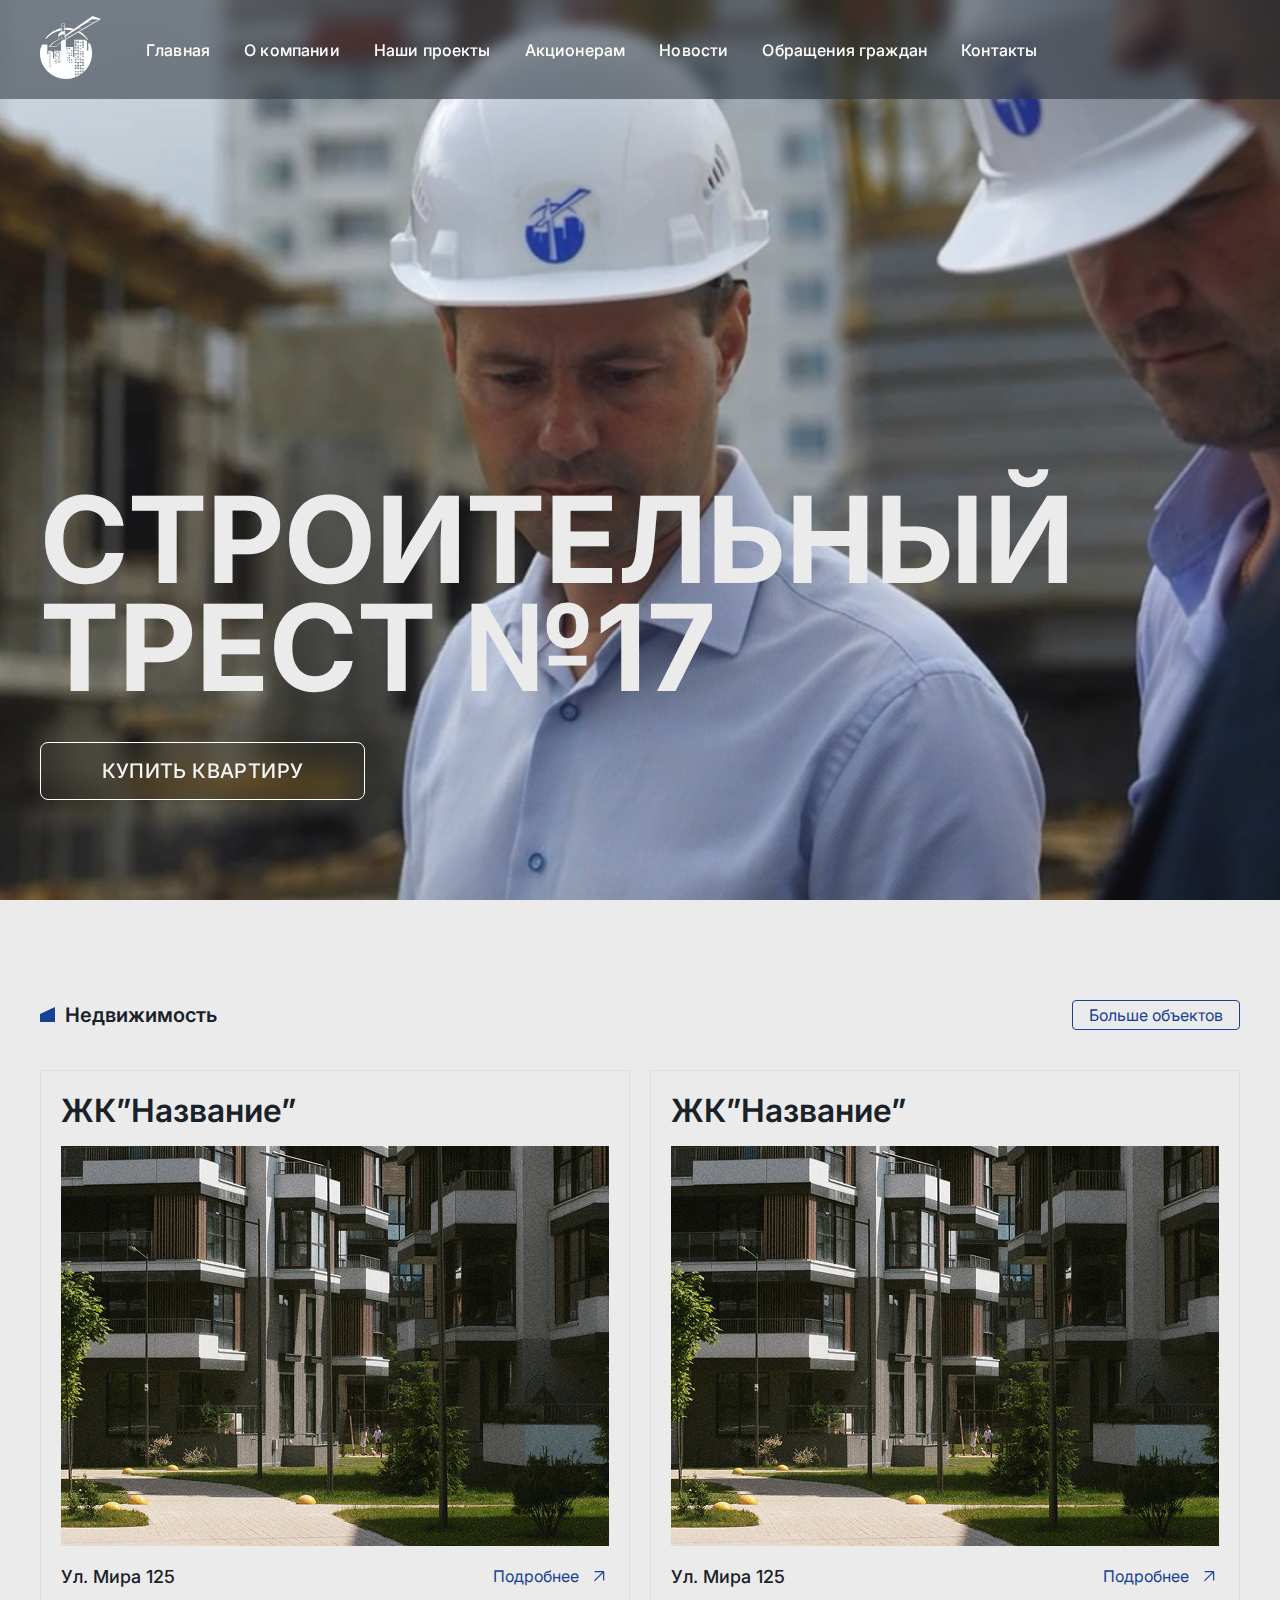
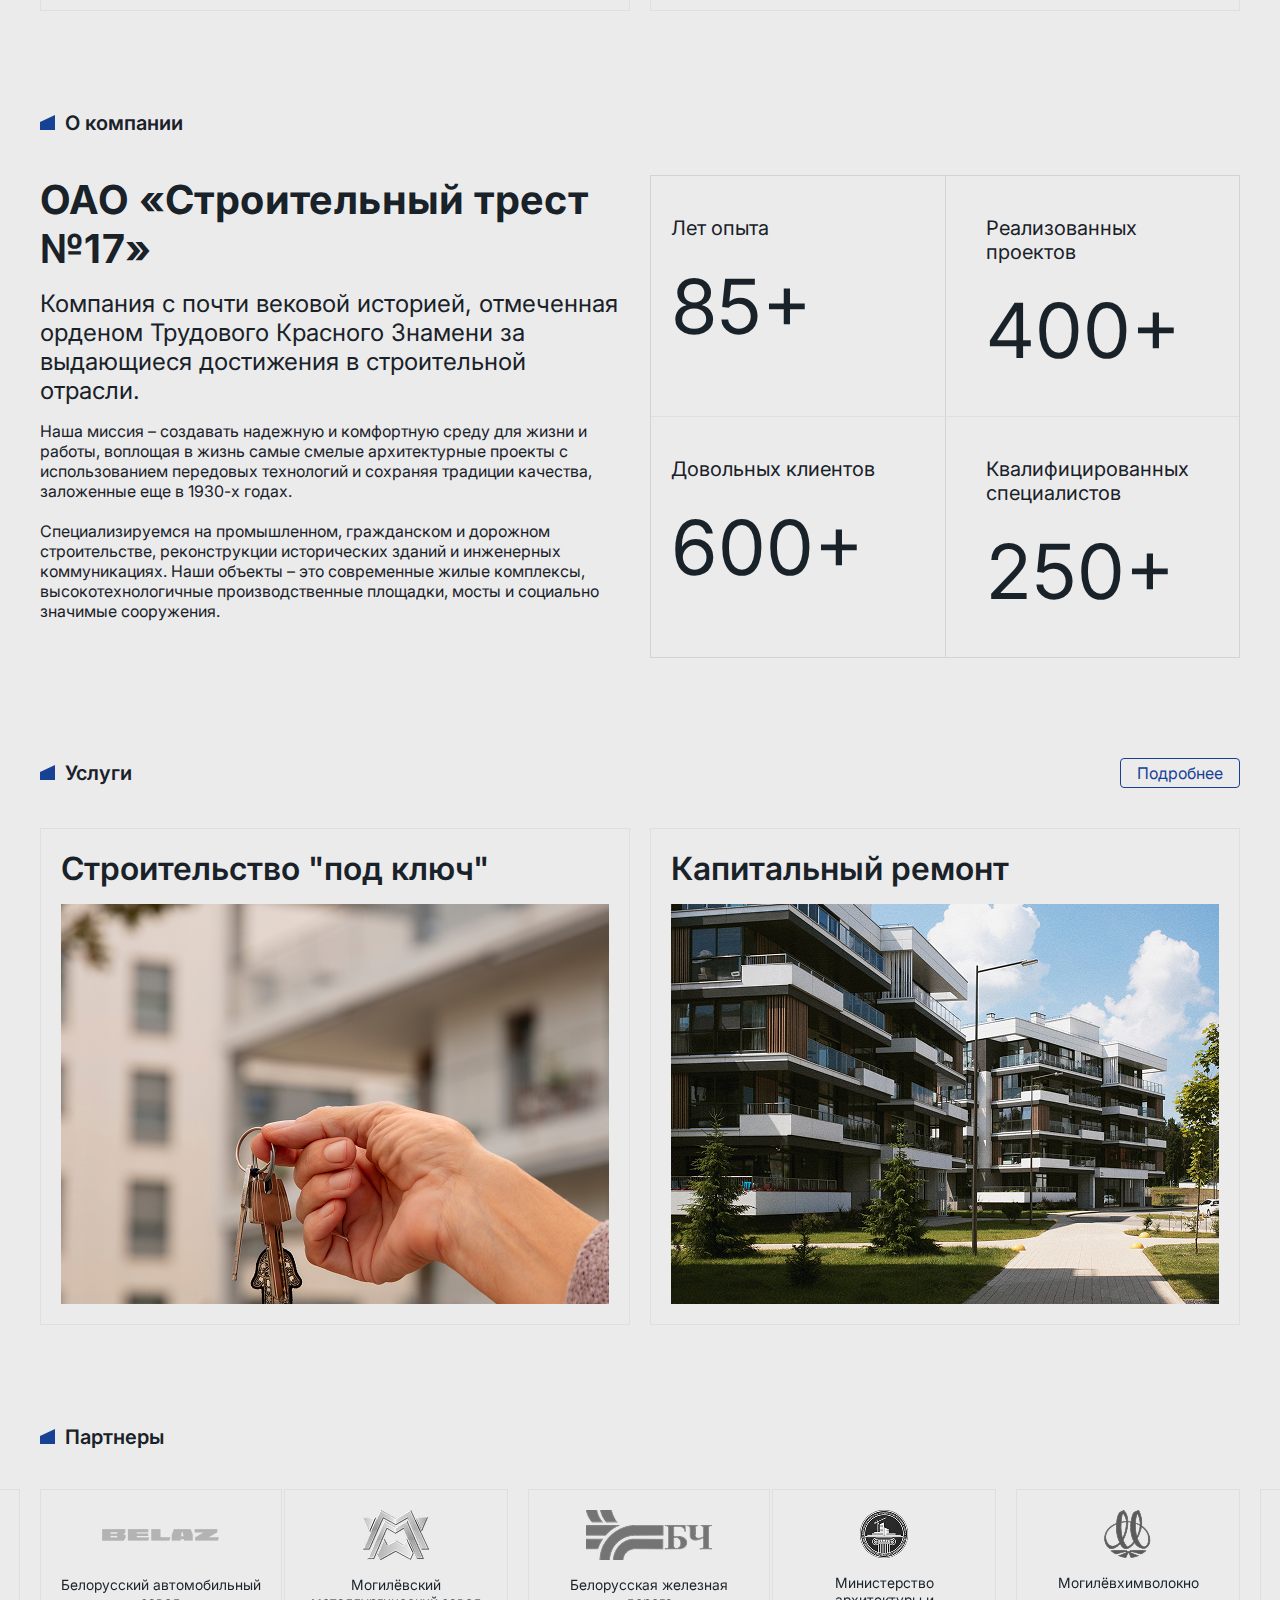
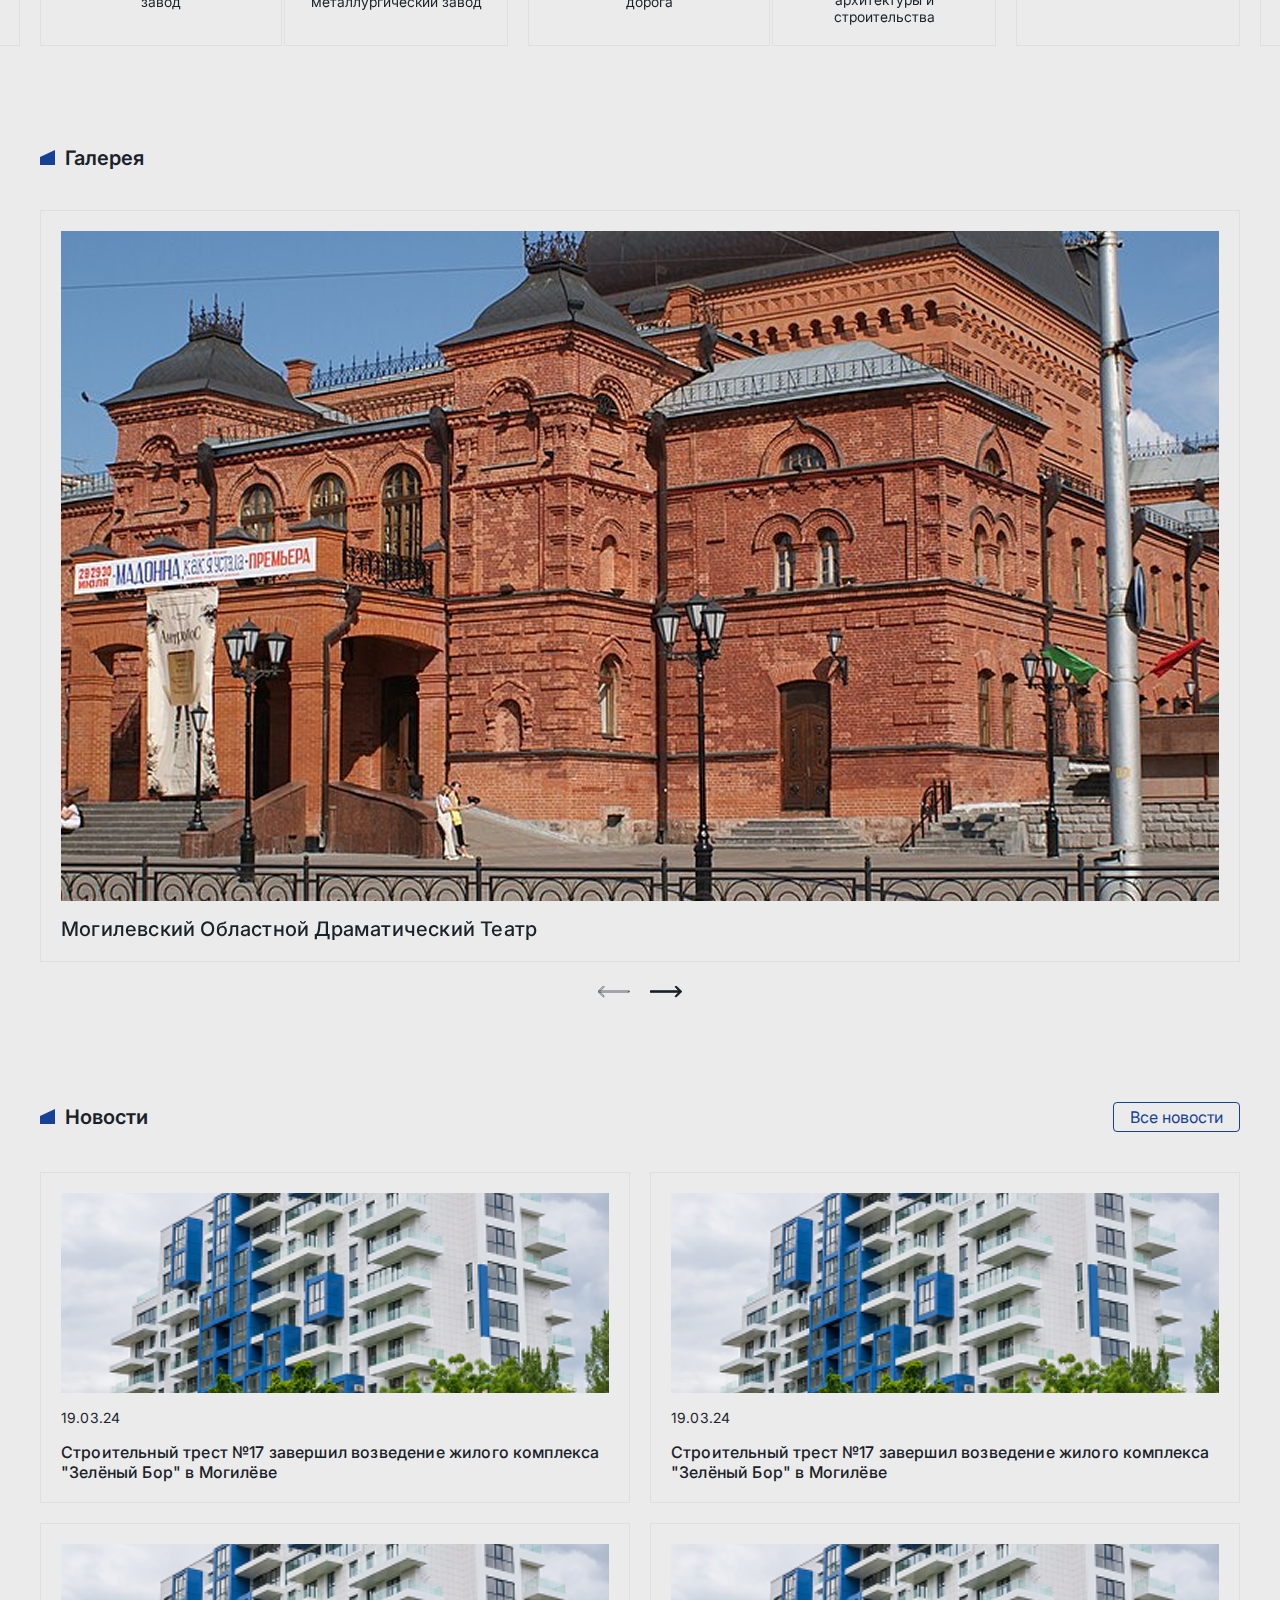
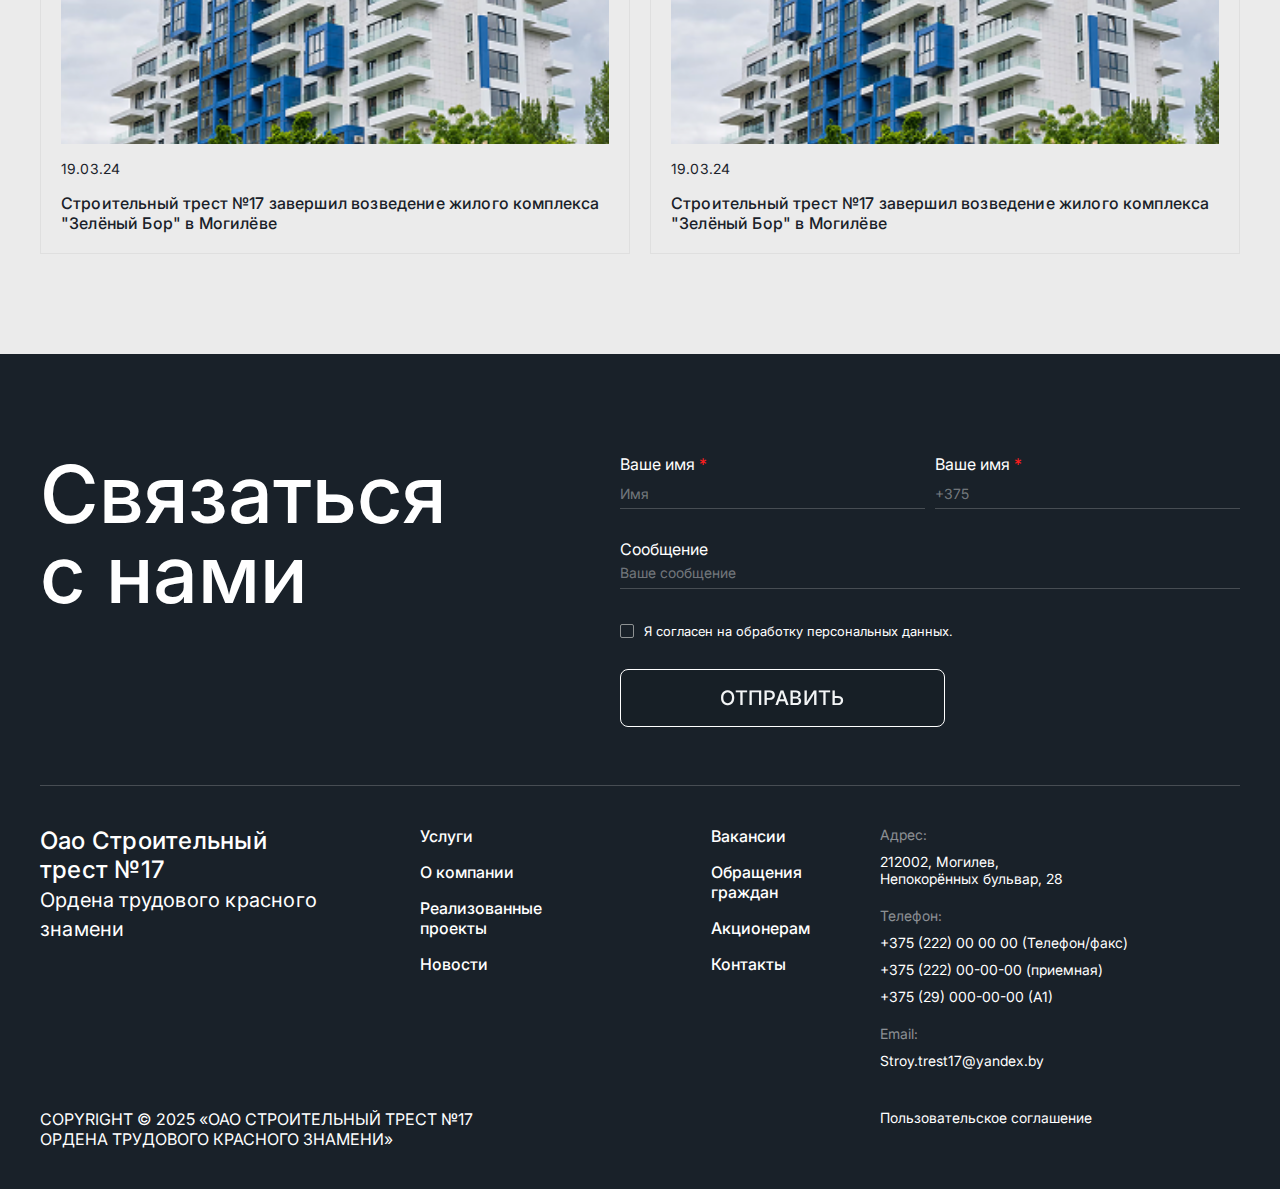
<file: index.html>
<!doctype html>
<html lang="ru">
<head>
    <meta charset="UTF-8">
    <meta name="viewport"
          content="width=device-width, user-scalable=no, initial-scale=1.0, maximum-scale=1.0, minimum-scale=1.0">
    <meta http-equiv="X-UA-Compatible" content="ie=edge">
    <title>Document</title>
    <link rel="stylesheet" href="./swiper-bundle.min.css">
    <link rel="stylesheet" href="./styles.css">
</head>
<body>
    <header class="header">
        <div class="content">
            <a href="/">
                <svg xmlns="http://www.w3.org/2000/svg" width="61" height="63" viewBox="0 0 61 63" fill="none">
                    <mask id="mask0_2101_4673" style="mask-type:luminance" maskUnits="userSpaceOnUse" x="0" y="11" width="53" height="52">
                        <path d="M26.0244 62.9981C40.3973 62.9981 52.0488 51.4978 52.0488 37.3116C52.0488 23.1253 40.3973 11.625 26.0244 11.625C11.6515 11.625 0 23.1253 0 37.3116C0 51.4978 11.6515 62.9981 26.0244 62.9981Z" fill="white"/>
                    </mask>
                    <g mask="url(#mask0_2101_4673)">
                        <path d="M49.6856 28.3086H48.9201V30.6079H49.6856V28.3086Z" fill="white"/>
                        <path d="M50.9492 28.3086H50.1838V30.6079H50.9492V28.3086Z" fill="white"/>
                        <path d="M52.2129 28.3086H51.4474V30.6079H52.2129V28.3086Z" fill="white"/>
                        <path d="M49.6856 31.0703H48.9201V33.3696H49.6856V31.0703Z" fill="white"/>
                        <path d="M50.9492 31.0703H50.1838V33.3696H50.9492V31.0703Z" fill="white"/>
                        <path d="M52.2129 31.0703H51.4474V33.3696H52.2129V31.0703Z" fill="white"/>
                        <path d="M49.6856 33.8281H48.9201V36.1274H49.6856V33.8281Z" fill="white"/>
                        <path d="M50.9492 33.8281H50.1838V36.1274H50.9492V33.8281Z" fill="white"/>
                        <path d="M52.2129 33.8281H51.4474V36.1274H52.2129V33.8281Z" fill="white"/>
                        <path d="M49.6856 36.5859H48.9201V38.8852H49.6856V36.5859Z" fill="white"/>
                        <path d="M50.9492 36.5859H50.1838V38.8852H50.9492V36.5859Z" fill="white"/>
                        <path d="M52.2129 36.5859H51.4474V38.8852H52.2129V36.5859Z" fill="white"/>
                        <path d="M49.6856 39.3516H48.9201V41.6509H49.6856V39.3516Z" fill="white"/>
                        <path d="M50.9492 39.3516H50.1838V41.6509H50.9492V39.3516Z" fill="white"/>
                        <path d="M52.2129 39.3516H51.4474V41.6509H52.2129V39.3516Z" fill="white"/>
                        <path d="M49.6856 42.1367H48.9201V44.436H49.6856V42.1367Z" fill="white"/>
                        <path d="M50.9492 42.1367H50.1838V44.436H50.9492V42.1367Z" fill="white"/>
                        <path d="M52.2129 42.1367H51.4474V44.436H52.2129V42.1367Z" fill="white"/>
                        <path d="M49.6856 44.8945H48.9201V47.1938H49.6856V44.8945Z" fill="white"/>
                        <path d="M50.9492 44.8945H50.1838V47.1938H50.9492V44.8945Z" fill="white"/>
                        <path d="M52.2129 44.8945H51.4474V47.1938H52.2129V44.8945Z" fill="white"/>
                        <path d="M49.6856 47.6602H48.9201V49.9595H49.6856V47.6602Z" fill="white"/>
                        <path d="M50.9492 47.6602H50.1838V49.9595H50.9492V47.6602Z" fill="white"/>
                        <path d="M52.2129 47.6602H51.4474V49.9595H52.2129V47.6602Z" fill="white"/>
                        <path d="M49.6856 50.418H48.9201V52.7173H49.6856V50.418Z" fill="white"/>
                        <path d="M50.9492 50.418H50.1838V52.7173H50.9492V50.418Z" fill="white"/>
                        <path d="M52.2129 50.418H51.4474V52.7173H52.2129V50.418Z" fill="white"/>
                        <path d="M49.6856 53.1758H48.9201V55.4751H49.6856V53.1758Z" fill="white"/>
                        <path d="M50.9492 53.1758H50.1838V55.4751H50.9492V53.1758Z" fill="white"/>
                        <path d="M52.2129 53.1758H51.4474V55.4751H52.2129V53.1758Z" fill="white"/>
                        <path d="M49.6856 55.9336H48.9201V58.2329H49.6856V55.9336Z" fill="white"/>
                        <path d="M50.9492 55.9336H50.1838V58.2329H50.9492V55.9336Z" fill="white"/>
                        <path d="M52.2129 55.9336H51.4474V58.2329H52.2129V55.9336Z" fill="white"/>
                        <path d="M49.6856 58.6953H48.9201V60.9946H49.6856V58.6953Z" fill="white"/>
                        <path d="M50.9492 58.6953H50.1838V60.9946H50.9492V58.6953Z" fill="white"/>
                        <path d="M52.2129 58.6953H51.4474V60.9946H52.2129V58.6953Z" fill="white"/>
                        <path d="M47.0559 25.3262V34.7861H48.2873V27.3301H54.1779V63.79H-1.0994V31.4023H1.26388V29.5635L2.09591 29.4971V28.4795L7.32052 28.4141V37.7754L8.31857 38.793V34.7207H11.1809L13.011 36.3623V42.5049H14.0432V34.7861H23.0949V30.9756H33.0793V40.9941H34.343V23.6836H44.6936L47.0559 25.3262ZM34.9084 62.085H36.5393V61.2305H34.9084V62.085ZM37.3381 62.085H38.969V61.2305H37.3381V62.085ZM42.1975 62.085H43.8283V61.2305H42.1975V62.085ZM34.9084 60.542H36.5393V59.6875H34.9084V60.542ZM39.7678 60.542H41.3986V59.6875H39.7678V60.542ZM42.1975 60.542H43.8283V59.6875H42.1975V60.542ZM34.9084 59.0303H36.5393V58.1758H34.9084V59.0303ZM37.3381 59.0303H38.969V58.1758H37.3381V59.0303ZM39.7678 59.0303H41.3986V58.1758H39.7678V59.0303ZM42.1975 59.0303H43.8283V58.1758H42.1975V59.0303ZM34.9084 57.5186H36.5393V56.6641H34.9084V57.5186ZM37.3381 57.5186H38.969V56.6641H37.3381V57.5186ZM39.7678 57.5186H41.3986V56.6641H39.7678V57.5186ZM42.1975 57.5186H43.8283V56.6641H42.1975V57.5186ZM34.9084 56.0068H36.5393V55.1523H34.9084V56.0068ZM37.3381 56.0068H38.969V55.1523H37.3381V56.0068ZM39.7678 56.0068H41.3986V55.1523H39.7678V56.0068ZM42.1975 56.0068H43.8283V55.1523H42.1975V56.0068ZM39.7678 54.499H41.3986V53.6445H39.7678V54.499ZM42.1975 54.499H43.8283V53.6445H42.1975V54.499ZM34.9084 52.9561H36.5393V52.1016H34.9084V52.9561ZM37.3381 52.9561H38.969V52.1016H37.3381V52.9561ZM39.7678 52.9561H41.3986V52.1016H39.7678V52.9561ZM42.1975 52.9561H43.8283V52.1016H42.1975V52.9561ZM34.9084 51.4404H36.5393V50.5859H34.9084V51.4404ZM37.3381 51.4404H38.969V50.5859H37.3381V51.4404ZM39.7678 51.4404H41.3986V50.5859H39.7678V51.4404ZM9.30392 51.2227H9.67013V50.2373H9.30392V51.2227ZM9.97775 51.2227H10.344V50.2373H9.97775V51.2227ZM34.9084 49.9326H36.5393V49.0781H34.9084V49.9326ZM37.3381 49.9326H38.969V49.0781H37.3381V49.9326ZM39.7678 49.9326H41.3986V49.0781H39.7678V49.9326ZM42.1975 49.9326H43.8283V49.0781H42.1975V49.9326ZM9.30392 49.7812H9.67013V48.7959H9.30392V49.7812ZM9.97775 49.7812H10.344V48.7959H9.97775V49.7812ZM37.3381 48.417H38.969V47.5625H37.3381V48.417ZM42.1975 48.417H43.8283V47.5625H42.1975V48.417ZM9.30392 48.3047H9.67013V47.3193H9.30392V48.3047ZM9.97775 48.3047H10.344V47.3193H9.97775V48.3047ZM14.6428 47.3672H15.9406V46.8086H14.6428V47.3672ZM16.3069 47.3672H17.0061V46.8086H16.3069V47.3672ZM20.633 47.3672H21.9309V46.8086H20.633V47.3672ZM22.2971 47.3672H22.9963V46.8086H22.2971V47.3672ZM34.9084 46.9092H36.5393V46.0547H34.9084V46.9092ZM37.3381 46.9092H38.969V46.0547H37.3381V46.9092ZM39.7678 46.9092H41.3986V46.0547H39.7678V46.9092ZM42.1975 46.9092H43.8283V46.0547H42.1975V46.9092ZM9.30392 46.8281H9.67013V45.8428H9.30392V46.8281ZM9.97775 46.8281H10.344V45.8428H9.97775V46.8281ZM24.092 46.7461H25.2238V45.6289H24.092V46.7461ZM28.7854 46.7461H29.9172V45.6289H28.7854V46.7461ZM31.1486 46.7461H32.2805V45.6289H31.1486V46.7461ZM16.3069 46.4102H17.0061V45.8516H16.3069V46.4102ZM17.6389 46.4102H18.9367V45.8516H17.6389V46.4102ZM19.3029 46.4102H20.0012V45.8516H19.3029V46.4102ZM14.6428 45.4961H15.9406V44.9375H14.6428V45.4961ZM19.3029 45.4961H20.0012V44.9375H19.3029V45.4961ZM20.633 45.4961H21.9309V44.9375H20.633V45.4961ZM22.2971 45.4961H22.9963V44.9375H22.2971V45.4961ZM9.30392 45.3867H9.67013V44.4014H9.30392V45.3867ZM9.97775 45.3867H10.344V44.4014H9.97775V45.3867ZM34.9084 45.3623H36.5393V44.5078H34.9084V45.3623ZM39.7678 45.3623H41.3986V44.5078H39.7678V45.3623ZM42.1975 45.3623H43.8283V44.5078H42.1975V45.3623ZM14.6428 44.5703H15.9406V44.0117H14.6428V44.5703ZM16.3069 44.5703H17.0061V44.0117H16.3069V44.5703ZM17.6389 44.5703H18.9367V44.0117H17.6389V44.5703ZM19.3029 44.5703H20.0012V44.0117H19.3029V44.5703ZM22.2971 44.5703H22.9963V44.0117H22.2971V44.5703ZM24.092 44.4805H25.2238V43.3633H24.092V44.4805ZM26.4553 44.4805H27.5871V43.3633H26.4553V44.4805ZM28.7854 44.4805H29.9172V43.3633H28.7854V44.4805ZM31.1486 44.4805H32.2805V43.3633H31.1486V44.4805ZM9.30392 43.9102H9.67013V42.9248H9.30392V43.9102ZM9.97775 43.9102H10.344V42.9248H9.97775V43.9102ZM34.9084 43.8545H36.5393V43H34.9084V43.8545ZM37.3381 43.8545H38.969V43H37.3381V43.8545ZM39.7678 43.8545H41.3986V43H39.7678V43.8545ZM42.1975 43.8545H43.8283V43H42.1975V43.8545ZM16.3069 43.6211H17.0061V43.0625H16.3069V43.6211ZM19.3029 43.6211H20.0012V43.0625H19.3029V43.6211ZM20.633 43.6211H21.9309V43.0625H20.633V43.6211ZM22.2971 43.6211H22.9963V43.0625H22.2971V43.6211ZM14.6428 42.7031H15.9406V42.1445H14.6428V42.7031ZM17.6389 42.7031H18.9367V42.1445H17.6389V42.7031ZM19.3029 42.7031H20.0012V42.1445H19.3029V42.7031ZM22.2971 42.7031H22.9963V42.1445H22.2971V42.7031ZM9.30392 42.4688H9.67013V41.4834H9.30392V42.4688ZM9.97775 42.4688H10.344V41.4834H9.97775V42.4688ZM34.9084 42.3467H36.5393V41.4922H34.9084V42.3467ZM37.3381 42.3467H38.969V41.4922H37.3381V42.3467ZM39.7678 42.3467H41.3986V41.4922H39.7678V42.3467ZM24.092 42.1836H25.2238V41.0664H24.092V42.1836ZM26.4553 42.1836H27.5871V41.0664H26.4553V42.1836ZM28.7854 42.1836H29.9172V41.0664H28.7854V42.1836ZM17.6389 41.75H18.9367V41.1914H17.6389V41.75ZM20.633 41.75H21.9309V41.1914H20.633V41.75ZM22.2971 41.75H22.9963V41.1914H22.2971V41.75ZM9.30392 40.9922H9.67013V40.0068H9.30392V40.9922ZM9.97775 40.9922H10.344V40.0068H9.97775V40.9922ZM14.6428 40.832H15.9406V40.2734H14.6428V40.832ZM16.3069 40.832H17.0061V40.2734H16.3069V40.832ZM17.6389 40.832H18.9367V40.2734H17.6389V40.832ZM19.3029 40.832H20.0012V40.2734H19.3029V40.832ZM20.633 40.832H21.9309V40.2734H20.633V40.832ZM22.2971 40.832H22.9963V40.2734H22.2971V40.832ZM37.3381 40.8311H38.969V39.9766H37.3381V40.8311ZM42.1975 40.8311H43.8283V39.9766H42.1975V40.8311ZM14.6428 39.8789H15.9406V39.3203H14.6428V39.8789ZM16.3069 39.8789H17.0061V39.3203H16.3069V39.8789ZM19.3029 39.8789H20.0012V39.3203H19.3029V39.8789ZM24.092 39.8789H25.2238V38.7617H24.092V39.8789ZM28.7854 39.8789H29.9172V38.7617H28.7854V39.8789ZM31.1486 39.8789H32.2805V38.7617H31.1486V39.8789ZM9.30392 39.5508H9.67013V38.5654H9.30392V39.5508ZM9.97775 39.5508H10.344V38.5654H9.97775V39.5508ZM34.9084 39.3232H36.5393V38.4688H34.9084V39.3232ZM37.3381 39.3232H38.969V38.4688H37.3381V39.3232ZM39.7678 39.3232H41.3986V38.4688H39.7678V39.3232ZM42.1975 39.3232H43.8283V38.4688H42.1975V39.3232ZM14.6428 38.9531H15.9406V38.3945H14.6428V38.9531ZM17.6389 38.9531H18.9367V38.3945H17.6389V38.9531ZM19.3029 38.9531H20.0012V38.3945H19.3029V38.9531ZM20.633 38.9531H21.9309V38.3945H20.633V38.9531ZM22.2971 38.9531H22.9963V38.3945H22.2971V38.9531ZM9.30392 38.0742H9.67013V37.0889H9.30392V38.0742ZM9.97775 38.0742H10.344V37.0889H9.97775V38.0742ZM14.6428 38.0039H15.9406V37.4453H14.6428V38.0039ZM16.3069 38.0039H17.0061V37.4453H16.3069V38.0039ZM19.3029 38.0039H20.0012V37.4453H19.3029V38.0039ZM20.633 38.0039H21.9309V37.4453H20.633V38.0039ZM22.2971 38.0039H22.9963V37.4453H22.2971V38.0039ZM34.9084 37.7764H36.5393V36.9219H34.9084V37.7764ZM37.3381 37.7764H38.969V36.9219H37.3381V37.7764ZM39.7678 37.7764H41.3986V36.9219H39.7678V37.7764ZM42.1975 37.7764H43.8283V36.9219H42.1975V37.7764ZM26.4553 37.582H27.5871V36.4648H26.4553V37.582ZM28.7854 37.582H29.9172V36.4648H28.7854V37.582ZM31.1486 37.582H32.2805V36.4648H31.1486V37.582ZM16.3069 37.0859H17.0061V36.5273H16.3069V37.0859ZM17.6389 37.0859H18.9367V36.5273H17.6389V37.0859ZM20.633 37.0859H21.9309V36.5273H20.633V37.0859ZM22.2971 37.0859H22.9963V36.5273H22.2971V37.0859ZM9.30392 36.6289H9.67013V35.6436H9.30392V36.6289ZM9.97775 36.6289H10.344V35.6436H9.97775V36.6289ZM37.3381 36.2686H38.969V35.4141H37.3381V36.2686ZM39.7678 36.2686H41.3986V35.4141H39.7678V36.2686ZM42.1975 36.2686H43.8283V35.4141H42.1975V36.2686ZM14.6428 36.1328H15.9406V35.5742H14.6428V36.1328ZM16.3088 36.1328H17.008V35.5742H16.3088V36.1328ZM17.6389 36.1328H18.9367V35.5742H17.6389V36.1328ZM19.301 36.1328H19.9992V35.5742H19.301V36.1328ZM22.2971 36.1328H22.9963V35.5742H22.2971V36.1328ZM24.092 35.2812H25.2238V34.1641H24.092V35.2812ZM26.4553 35.2812H27.5871V34.1641H26.4553V35.2812ZM31.1486 35.2812H32.2805V34.1641H31.1486V35.2812ZM34.9084 34.7568H36.5393V33.9023H34.9084V34.7568ZM37.3381 34.7568H38.969V33.9023H37.3381V34.7568ZM34.9084 33.2451H36.5393V32.3906H34.9084V33.2451ZM37.3381 33.2451H38.969V32.3906H37.3381V33.2451ZM39.7678 33.2451H41.3986V32.3906H39.7678V33.2451ZM24.092 32.9844H25.2238V31.8672H24.092V32.9844ZM26.4553 32.9844H27.5871V31.8672H26.4553V32.9844ZM28.7854 32.9844H29.9172V31.8672H28.7854V32.9844ZM34.9084 31.7334H36.5393V30.8789H34.9084V31.7334ZM37.3381 31.7334H38.969V30.8789H37.3381V31.7334ZM42.1975 31.7334H43.8283V30.8789H42.1975V31.7334ZM34.9084 30.1904H36.5393V29.3359H34.9084V30.1904ZM37.3381 30.1904H38.969V29.3359H37.3381V30.1904ZM39.7678 30.1904H41.3986V29.3359H39.7678V30.1904ZM42.1975 30.1904H43.8283V29.3359H42.1975V30.1904ZM34.9084 28.6787H36.5393V27.8242H34.9084V28.6787ZM42.1975 28.6787H43.8283V27.8242H42.1975V28.6787ZM34.9084 27.167H36.5393V26.3125H34.9084V27.167ZM37.3381 27.167H38.969V26.3125H37.3381V27.167ZM39.7678 27.167H41.3986V26.3125H39.7678V27.167ZM42.1975 27.167H43.8283V26.3125H42.1975V27.167ZM34.9084 25.6553H36.5393V24.8008H34.9084V25.6553ZM37.3381 25.6553H38.969V24.8008H37.3381V25.6553ZM42.1975 25.6553H43.8283V24.8008H42.1975V25.6553Z" fill="white"/>
                        <path d="M6.62245 29.3008H2.69549V29.5964H6.62245V29.3008Z" fill="white"/>
                        <path d="M6.62245 30.125H2.69549V30.4206H6.62245V30.125Z" fill="white"/>
                        <path d="M6.62245 30.9375H2.69549V31.2331H6.62245V30.9375Z" fill="white"/>
                        <path d="M6.62245 31.7617H2.69549V32.0573H6.62245V31.7617Z" fill="white"/>
                        <path d="M6.62245 32.582H2.69549V32.8777H6.62245V32.582Z" fill="white"/>
                        <path d="M6.62245 33.4375H2.69549V33.7331H6.62245V33.4375Z" fill="white"/>
                        <path d="M6.62245 34.2578H2.69549V34.5534H6.62245V34.2578Z" fill="white"/>
                        <path d="M6.62245 35.082H2.69549V35.3777H6.62245V35.082Z" fill="white"/>
                        <path d="M6.62245 35.9062H2.69549V36.2019H6.62245V35.9062Z" fill="white"/>
                        <path d="M6.62245 36.7227H2.69549V37.0183H6.62245V36.7227Z" fill="white"/>
                        <path d="M6.62245 37.5781H2.69549V37.8737H6.62245V37.5781Z" fill="white"/>
                        <path d="M6.62245 38.3984H2.69549V38.6941H6.62245V38.3984Z" fill="white"/>
                        <path d="M6.62245 39.2188H2.69549V39.5144H6.62245V39.2188Z" fill="white"/>
                        <path d="M6.62245 40.0391H2.69549V40.3347H6.62245V40.0391Z" fill="white"/>
                        <path d="M6.62245 40.8633H2.69549V41.1589H6.62245V40.8633Z" fill="white"/>
                        <path d="M6.62245 41.7148H2.69549V42.0105H6.62245V41.7148Z" fill="white"/>
                        <path d="M6.62245 42.7031H2.69549V42.9988H6.62245V42.7031Z" fill="white"/>
                        <path d="M6.62245 43.5547H2.69549V43.8503H6.62245V43.5547Z" fill="white"/>
                        <path d="M6.62245 44.3789H2.69549V44.6745H6.62245V44.3789Z" fill="white"/>
                        <path d="M6.62245 45.1992H2.69549V45.4948H6.62245V45.1992Z" fill="white"/>
                        <path d="M6.62245 46.0234H2.69549V46.3191H6.62245V46.0234Z" fill="white"/>
                        <path d="M6.62245 46.8438H2.69549V47.1394H6.62245V46.8438Z" fill="white"/>
                        <path d="M6.62245 47.6992H2.69549V47.9948H6.62245V47.6992Z" fill="white"/>
                        <path d="M6.62245 48.5234H2.69549V48.8191H6.62245V48.5234Z" fill="white"/>
                        <path d="M6.62245 49.3359H2.69549V49.6316H6.62245V49.3359Z" fill="white"/>
                        <path d="M6.62245 50.1602H2.69549V50.4558H6.62245V50.1602Z" fill="white"/>
                        <path d="M6.62245 50.9805H2.69549V51.2761H6.62245V50.9805Z" fill="white"/>
                        <path d="M6.62245 51.8359H2.69549V52.1316H6.62245V51.8359Z" fill="white"/>
                        <path d="M6.62245 52.6562H2.69549V52.9519H6.62245V52.6562Z" fill="white"/>
                        <path d="M6.62245 53.4805H2.69549V53.7761H6.62245V53.4805Z" fill="white"/>
                        <path d="M6.62245 54.2969H2.69549V54.5925H6.62245V54.2969Z" fill="white"/>
                        <path d="M6.62245 55.1211H2.69549V55.4167H6.62245V55.1211Z" fill="white"/>
                    </g>
                    <path d="M27.8887 60.0127L25.2596 23.6836H22.4309L21.0664 25.9172L21.3992 60.144L27.8887 60.0127Z" fill="white"/>
                    <path d="M24.46 7.45703L27.8878 60.0126H27.0891L24.3269 7.68696L21.4316 7.62127V7.45703H24.46Z" fill="white"/>
                    <path d="M24.6254 15.5039L21.4306 15.5368L18.4688 18.5587V20.7595L21.5637 18.4602H24.7253L24.6254 15.5039Z" fill="white"/>
                    <path d="M25.0595 22.3363L21.432 22.2378V22.1721L21.2656 15.3398H24.6601V15.4055L25.0595 22.3363ZM21.5984 22.1064L24.8598 22.2049L24.4604 15.5369H21.432L21.5984 22.1064Z" fill="white"/>
                    <path d="M52.4479 0L24.8594 19.3799L24.9592 20.5295H24.8594V20.6938H24.9592V20.858L25.1922 20.6938H29.3521L25.1589 23.1573L25.292 23.9128L61.0007 3.08764L52.4479 0ZM58.8043 3.41611L53.5794 6.47091H46.9568L51.8489 3.28473L58.8043 3.41611ZM32.8797 15.701L37.5388 12.6462H43.0964L37.9049 15.701H32.8797ZM37.6386 15.8652L33.7117 18.1974H29.1191L32.6467 15.8652H37.6386ZM37.805 12.482L42.564 9.36147H48.6874L43.3959 12.482H37.805ZM42.8302 9.19723L46.7239 6.63515H53.3132L48.9203 9.19723V9.16438H42.8302V9.19723ZM25.4584 20.5624L28.8196 18.3616H33.3789L29.6183 20.5624H25.4584Z" fill="white"/>
                    <path d="M27.5216 60.3115L24.5264 7.55877V7.39453H21.3649L21.265 15.4421L20.5329 16.2633L18.3365 18.5626V23.424L12.8121 26.4459L9.21794 30.3548L8.71875 30.8146H8.78531L8.75203 30.8475H16.3397L16.373 30.8146L17.0386 30.1248L20.8324 26.4131L20.8657 26.3802L21.1985 60.2786H23.162V60.3115H23.8275V60.2786H27.5216V60.3115ZM24.4599 12.9786H21.731L24.36 11.0734L24.4599 12.9786ZM24.36 10.9749H21.7642L24.2602 9.39821L24.36 10.9749ZM21.6644 7.75585H24.1603L24.2602 9.36537C24.2602 9.36537 24.2602 9.33252 24.2269 9.33252H21.6644V7.75585ZM21.6644 9.39821H24.0938L21.6311 10.942L21.6644 9.39821ZM21.6311 11.0734H24.2269L21.5978 12.9786L21.6311 11.0734ZM21.265 15.9348L21.4647 22.1101L18.6693 23.5225L18.636 18.694L21.265 15.9348ZM16.1733 30.1577H10.2163L11.7472 28.581H17.9371L16.1733 30.1577ZM18.0702 28.4496V28.4168H11.9136L13.1449 27.1357L13.7106 26.6102L13.8105 26.5445H20.2001L18.0702 28.4496ZM20.8324 25.9532L20.3665 26.3802H14.0767L18.6027 23.8182L18.6693 23.7853L22.3633 23.7196L21.2318 25.5591L20.8324 25.9532ZM21.2318 25.7233L22.4298 23.7853L22.4631 25.6576L22.4298 25.5919L21.2318 26.1175V25.7233ZM21.265 26.216L22.4964 25.6905L22.5297 27.7598L21.2983 28.2525L21.265 26.216ZM21.265 28.3511L22.5297 27.8584L22.5629 30.1248L21.2983 30.6175L21.265 28.3511ZM21.3316 33.4096L22.6295 32.884L22.5962 32.8183L21.3316 33.311L21.2983 30.6832L22.5629 30.1905L22.6628 35.6103L21.3316 36.0373V33.4096ZM21.3316 36.1359L22.6628 35.7089L22.6961 38.0082L21.3316 38.2381V36.1359ZM21.3649 38.3366L22.7293 38.1067L22.7959 41.3914L21.3982 41.7528L21.3649 38.3366ZM21.3982 41.8513L22.7959 41.49L22.8624 44.8733L21.4314 45.0375L21.3982 41.8513ZM22.8292 23.7196H24.8925L22.8957 25.4277L22.8292 23.7196ZM21.4314 45.136L22.8957 44.9718L22.9623 48.9135L21.4647 49.2748L21.4314 45.136ZM22.8624 25.6905H24.8925L22.8957 27.6284L22.8624 25.6905ZM22.929 27.9898H24.9923L22.9956 30.1248L22.929 27.9898ZM21.4647 49.3733L22.9623 49.012L23.0288 52.8551L21.498 52.9537L21.4647 49.3733ZM22.9956 30.4862H24.9923L23.0621 32.5884L22.9956 30.4862ZM21.498 53.0194L23.0288 52.9208L23.1287 57.2567L21.5313 57.3552L21.498 53.0194ZM23.0954 32.9497H25.3584L23.162 35.5118L23.0954 32.9497ZM21.5646 59.983L21.5313 57.4538L23.1287 57.3552L23.1952 59.983H21.5646ZM23.162 35.8074H25.4915L23.2285 37.8439L23.162 35.8074ZM23.2285 38.1724H25.6579L23.3284 41.0301L23.2285 38.1724ZM23.3284 41.49H25.8576L23.4282 44.4462L23.3284 41.49ZM23.4282 45.0046H26.0573L23.528 48.4208L23.4282 45.0046ZM23.528 48.9792H26.2569L23.6279 52.3953L23.528 48.9792ZM23.6279 52.9208H26.4899L23.7277 56.8297L23.6279 52.9208ZM23.761 57.3552H26.8892V57.2567H23.761V56.961L26.623 52.888V52.8551L26.5897 52.8223H23.6279V52.4938L26.3901 48.9135V48.8806L26.3568 48.8478H23.528V48.5193L26.1571 44.9389V44.9061L26.1238 44.8733H23.4282V44.5448L25.9907 41.4571V41.4243L25.9574 41.3914H23.3284V41.1615L25.791 38.1396V38.1067L25.7578 38.0739H23.2618V37.9096L25.6579 35.7746C25.6579 35.7746 25.6912 35.7417 25.6579 35.7417L25.6246 35.7089H23.1952V35.676L25.4915 32.9497V32.9168L25.4582 32.884H23.0954V32.7198L25.1587 30.4862V30.4533L25.1254 30.4205H23.0288V30.2562L25.1587 27.9898V27.9569L25.1254 27.9241H22.9623V27.7927L25.0922 25.7233V25.6905L25.0589 25.6576H22.8624V25.5591L24.9923 23.7525C24.9923 23.7525 25.0256 23.7196 24.9923 23.7196C24.9923 23.6868 24.959 23.6868 24.959 23.6868H22.7959H22.4631L18.7358 23.7525L21.6311 22.2743L21.3982 15.8363L21.5313 15.7049L21.5646 13.1428H24.4266L27.0889 60.0487H23.7943L23.761 57.3552Z" fill="white"/>
                    <g opacity="0.99">
                        <path d="M21.2657 12.3164C14.8761 13.5974 9.31845 17.2107 5.59117 22.2034C5.29165 22.5976 5.89068 23.0903 6.22347 22.6961C10.0506 18.3603 15.3087 15.2727 21.2657 14.1559V12.3164Z" fill="white"/>
                    </g>
                    <g opacity="0.99">
                        <path d="M33.9448 13.0106C31.5155 12.2551 28.8531 11.8281 26.1575 11.8281C25.6916 11.8281 25.2257 11.8281 24.7598 11.861L24.793 13.7333C25.2257 13.7004 25.6583 13.7004 26.0909 13.7004C28.0877 13.7004 30.151 13.9632 32.0146 14.3902L33.9448 13.0106Z" fill="white"/>
                    </g>
                    <g opacity="0.99">
                        <path d="M47.8223 23.2871C45.7257 20.1666 42.9635 17.506 39.7354 15.5352L38.1713 16.4549C41.6989 18.1958 44.7939 20.6922 47.2233 23.747C47.4895 24.174 48.1218 23.7141 47.8223 23.2871Z" fill="white"/>
                    </g>
                </svg>
            </a>
            <ul>
                <li>
                    <a href="#">Главная</a>
                </li>
                <li>
                    <a href="#">О компании</a>
                </li>
                <li>
                    <a href="#">Наши проекты</a>
                </li>
                <li>
                    <a href="#">Акционерам</a>
                </li>
                <li>
                    <a href="#">Новости</a>
                </li>
                <li>
                    <a href="#">Обращения граждан</a>
                </li>
                <li>
                    <a href="#">Контакты</a>
                </li>
            </ul>
            <div class="header-controls">
                <div class="burger-btn">
                    <label class="menu__btn">
                        <span></span>
                    </label>
                </div>
            </div>
        </div>
    </header>
    <div class="burger-menu">
        <ul>
            <li>
                <a href="#">Главная</a>
            </li>
            <li>
                <a href="#">О компании</a>
            </li>
            <li>
                <a href="#">Наши проекты</a>
            </li>
            <li>
                <a href="#">Акционерам</a>
            </li>
            <li>
                <a href="#">Новости</a>
            </li>
            <li>
                <a href="#">Обращения граждан</a>
            </li>
            <li>
                <a href="#">Контакты</a>
            </li>
        </ul>
    </div>

    <section class="hero" >
        <div class="content">
            <h1>Строительный <br>
                трест №17 </h1>
            <button class="white-bordered-btn">Купить квартиру</button>
        </div>
    </section>
    <section class="real-estate">
        <div class="content">
            <div class="section-head-row">
                <h2>Недвижимость</h2>
                <a href="#" class="blue-bordered-btn">
                    Больше объектов
                </a>
            </div>
            <div class="real-estate-cards">
                <div class="real-estate-card">
                    <p>ЖК”Название”</p>
                    <div class="img">
                        <img src="./assets/images/real-estate-image.png" alt="real-estate-image">
                    </div>
                    <div class="real-estate-info">
                        <span class="location">Ул. Мира 125</span>
                        <a href="#" class="more-link"><span>Подробнее</span></a>
                    </div>
                </div>
                <div class="real-estate-card">
                    <p>ЖК”Название”</p>
                    <div class="img">
                        <img src="./assets/images/real-estate-image.png" alt="real-estate-image">
                    </div>
                    <div class="real-estate-info">
                        <span class="location">Ул. Мира 125</span>
                        <a href="#" class="more-link"><span>Подробнее</span></a>
                    </div>
                </div>
            </div>
        </div>
    </section>
    <section class="about">
        <div class="content">
            <div class="section-head-row">
                <h2>О компании</h2>
            </div>
            <div class="about-company-container">
                <div class="about-company-info">
                    <p class="title">ОАО «Строительный трест №17»</p>
                    <p class="subtitle">Компания с почти вековой историей, отмеченная орденом Трудового Красного Знамени за выдающиеся достижения в строительной отрасли.</p>
                    <div class="description">
                        <span>Наша миссия – создавать надежную и комфортную среду для жизни и работы, воплощая в жизнь самые смелые архитектурные проекты с использованием передовых технологий и сохраняя традиции качества, заложенные еще в 1930-х годах.</span>
                        <span>Специализируемся на промышленном, гражданском и дорожном строительстве, реконструкции исторических зданий и инженерных коммуникациях. Наши объекты – это современные жилые комплексы, высокотехнологичные производственные площадки, мосты и социально значимые сооружения.</span>
                    </div>
                </div>
                <div class="about-company-numbers">
                    <div class="number-row">
                        <div class="number-card">
                            <span>Лет опыта</span>
                            <p>85+</p>
                        </div>
                        <div class="vertical-divider"></div>
                        <div class="number-card">
                            <span>Реализованных проектов</span>
                            <p>400+</p>
                        </div>

                    </div>
                    <div class="row-divider"></div>
                    <div class="number-row">
                        <div class="number-card">
                            <span>Довольных клиентов</span>
                            <p>600+</p>
                        </div>
                        <div class="vertical-divider"></div>
                        <div class="number-card">
                            <span>Квалифицированных специалистов</span>
                            <p>250+</p>
                        </div>
                    </div>

                </div>
            </div>

        </div>
    </section>
    <section class="services">
        <div class="content">
            <div class="section-head-row">
                <h2>Услуги</h2>
                <a href="#" class="blue-bordered-btn">
                    Подробнее
                </a>
            </div>
            <div class="services-cards">
                <a href="#" class="service-card">
                    <p>Строительство "под ключ"</p>
                    <div class="img">
                        <img src="./assets/images/service1.png" alt="service-card-image">
                    </div>
                </a>
                <a href="#" class="service-card">
                    <p>Капитальный ремонт</p>
                    <div class="img">
                        <img src="./assets/images/service2.png" alt="service-card-image">
                    </div>
                </a>
            </div>
        </div>
    </section>
    <section class="partners">
        <div class="content">
            <div class="section-head-row">
                <h2>Партнеры</h2>
            </div>
            <div class="partners-swiper-container">
                <div class="partners-swiper swiper">
                    <div class="swiper-wrapper">
                        <div class="swiper-slide">
                            <a href="#" class="partners-card">
                                <img src="./assets/images/partner1.png" alt="partners-card-image">
                                <span>Белорусская железная дорога</span>
                            </a>
                        </div>
                        <div class="swiper-slide">
                            <a href="#" class="partners-card">
                                <img src="./assets/images/partner2.png" alt="partners-card-image">
                                <span>Министерство архитектуры и строительства</span>
                            </a>
                        </div>
                        <div class="swiper-slide">
                            <a href="#" class="partners-card">
                                <img src="./assets/images/partner3.png" alt="partners-card-image">
                                <span>Могилёвхимволокно</span>
                            </a>
                        </div>
                        <div class="swiper-slide">
                            <a href="#" class="partners-card">
                                <img src="./assets/images/partner4.png" alt="partners-card-image">
                                <span>Белорусский автомобильный завод</span>
                            </a>
                        </div>
                        <div class="swiper-slide">
                            <a href="#" class="partners-card">
                                <img src="./assets/images/partner5.png" alt="partners-card-image">
                                <span>Могилёвский металлургический завод</span>
                            </a>
                        </div>
                        <div class="swiper-slide">
                            <a href="#" class="partners-card">
                                <img src="./assets/images/partner1.png" alt="partners-card-image">
                                <span>Белорусская железная дорога</span>
                            </a>
                        </div>
                        <div class="swiper-slide">
                            <a href="#" class="partners-card">
                                <img src="./assets/images/partner2.png" alt="partners-card-image">
                                <span>Министерство архитектуры и строительства</span>
                            </a>
                        </div>
                        <div class="swiper-slide">
                            <a href="#" class="partners-card">
                                <img src="./assets/images/partner3.png" alt="partners-card-image">
                                <span>Могилёвхимволокно</span>
                            </a>
                        </div>
                        <div class="swiper-slide">
                            <a href="#" class="partners-card">
                                <img src="./assets/images/partner4.png" alt="partners-card-image">
                                <span>Белорусский автомобильный завод</span>
                            </a>
                        </div>
                        <div class="swiper-slide">
                            <a href="#" class="partners-card">
                                <img src="./assets/images/partner5.png" alt="partners-card-image">
                                <span>Могилёвский металлургический завод</span>
                            </a>
                        </div>
                        <div class="swiper-slide">
                            <a href="#" class="partners-card">
                                <img src="./assets/images/partner1.png" alt="partners-card-image">
                                <span>Белорусская железная дорога</span>
                            </a>
                        </div>
                        <div class="swiper-slide">
                            <a href="#" class="partners-card">
                                <img src="./assets/images/partner2.png" alt="partners-card-image">
                                <span>Министерство архитектуры и строительства</span>
                            </a>
                        </div>
                        <div class="swiper-slide">
                            <a href="#" class="partners-card">
                                <img src="./assets/images/partner3.png" alt="partners-card-image">
                                <span>Могилёвхимволокно</span>
                            </a>
                        </div>
                        <div class="swiper-slide">
                            <a href="#" class="partners-card">
                                <img src="./assets/images/partner4.png" alt="partners-card-image">
                                <span>Белорусский автомобильный завод</span>
                            </a>
                        </div>
                        <div class="swiper-slide">
                            <a href="#" class="partners-card">
                                <img src="./assets/images/partner5.png" alt="partners-card-image">
                                <span>Могилёвский металлургический завод</span>
                            </a>
                        </div>
                    </div>
                </div>
            </div>
        </div>
    </section>
    <section class="gallery">
        <div class="content">
            <div class="section-head-row">
                <h2>Галерея</h2>
            </div>
            <div class="gallery-swiper-container">
                <div class="gallery-swiper swiper">
                    <div class="swiper-wrapper">
                        <div class="swiper-slide">
                            <div class="gallery-item">
                                <div class="img">
                                    <img src="./assets/images/gallery1.png" alt="gallery-image">
                                </div>
                                <span>Могилевский Областной Драматический Театр</span>
                            </div>
                        </div>
                        <div class="swiper-slide">
                            <div class="gallery-item">
                                <div class="img">
                                    <img src="./assets/images/service1.png" alt="gallery-image">
                                </div>
                                <span>Могилевский Областной Драматический Театр</span>
                            </div>
                        </div>
                        <div class="swiper-slide">
                            <div class="gallery-item">
                                <div class="img">
                                    <img src="./assets/images/service2.png" alt="gallery-image">
                                </div>
                                <span>Могилевский Областной Драматический Театр</span>
                            </div>
                        </div>
                    </div>
                </div>
                <div class="gallery-nav">
                    <div class="custom-swiper-button-prev custom-swiper-button">
                        <svg width="32" height="12" viewBox="0 0 32 12" fill="none" xmlns="http://www.w3.org/2000/svg">
                            <path d="M30.75 6.27295C31.1642 6.27295 31.5 5.93716 31.5 5.52295C31.5 5.10874 31.1642 4.77295 30.75 4.77295L30.75 5.52295L30.75 6.27295ZM0.219667 4.99262C-0.073225 5.28552 -0.073225 5.76039 0.219667 6.05328L4.99264 10.8263C5.28553 11.1191 5.76041 11.1191 6.0533 10.8263C6.34619 10.5334 6.34619 10.0585 6.0533 9.76559L1.81066 5.52295L6.0533 1.28031C6.34619 0.987417 6.34619 0.512544 6.0533 0.219651C5.76041 -0.0732429 5.28553 -0.0732428 4.99264 0.219651L0.219667 4.99262ZM30.75 5.52295L30.75 4.77295L0.749998 4.77295L0.749998 5.52295L0.749998 6.27295L30.75 6.27295L30.75 5.52295Z" fill="#011D41" fill-opacity="0.2"/>
                        </svg>

                    </div>
                    <div class="custom-swiper-button-next custom-swiper-button">
                        <svg width="32" height="12" viewBox="0 0 32 12" fill="none" xmlns="http://www.w3.org/2000/svg">
                            <path d="M0.75 4.77295C0.335786 4.77295 -7.24235e-08 5.10874 0 5.52295C7.24235e-08 5.93716 0.335787 6.27295 0.75 6.27295L0.75 5.52295L0.75 4.77295ZM31.2803 6.05327C31.5732 5.76038 31.5732 5.28551 31.2803 4.99261L26.5074 0.219644C26.2145 -0.0732495 25.7396 -0.0732494 25.4467 0.219644C25.1538 0.512538 25.1538 0.987411 25.4467 1.2803L29.6893 5.52294L25.4467 9.76559C25.1538 10.0585 25.1538 10.5334 25.4467 10.8262C25.7396 11.1191 26.2145 11.1191 26.5074 10.8262L31.2803 6.05327ZM0.75 5.52295L0.75 6.27295L30.75 6.27294L30.75 5.52294L30.75 4.77294L0.75 4.77295L0.75 5.52295Z" fill="#192129"/>
                        </svg>

                    </div>
                </div>
            </div>
        </div>
    </section>
    <section class="news">
        <div class="content">
            <div class="section-head-row">
                <h2>Новости</h2>
                <a href="#" class="blue-bordered-btn">
                    Все новости
                </a>
            </div>
            <div class="news-list">
                <a href="#" class="news-item">
                    <div class="img">
                        <img src="./assets/images/news.png" alt="news-image">
                    </div>
                    <span>19.03.24</span>
                    <p>Строительный трест №17 завершил возведение жилого комплекса "Зелёный Бор" в Могилёве</p>
                </a>
                <a href="#" class="news-item">
                    <div class="img">
                        <img src="./assets/images/news.png" alt="news-image">
                    </div>
                    <span>19.03.24</span>
                    <p>Строительный трест №17 завершил возведение жилого комплекса "Зелёный Бор" в Могилёве</p>
                </a>
                <a href="#" class="news-item">
                    <div class="img">
                        <img src="./assets/images/news.png" alt="news-image">
                    </div>
                    <span>19.03.24</span>
                    <p>Строительный трест №17 завершил возведение жилого комплекса "Зелёный Бор" в Могилёве</p>
                </a>
                <a href="#" class="news-item">
                    <div class="img">
                        <img src="./assets/images/news.png" alt="news-image">
                    </div>
                    <span>19.03.24</span>
                    <p>Строительный трест №17 завершил возведение жилого комплекса "Зелёный Бор" в Могилёве</p>
                </a>
            </div>
        </div>
    </section>
    <footer class="footer">
        <div class="content">
            <div class="footer-form-row">
                <p class="footer-form-row-title">Связаться<br>
                    с нами</p>

                <form action="#">
                    <div class="form-row ">
                        <div class="form-item">
                            <p>Ваше имя <span>*</span></p>
                            <input placeholder="Имя" type="text">
                        </div>
                        <div class="form-item">
                            <p>Ваше имя <span>*</span></p>
                            <input placeholder="+375" type="tel">
                        </div>
                    </div>
                    <div class="form-row">
                        <div class="form-item-textarea">
                            <p>Сообщение</p>
                            <textarea placeholder="Ваше сообщение"></textarea>
                        </div>
                    </div>
                    <div class="checkbox-container">
                        <label class="custom-checkbox">
                            <input class="hidden-checkbox" type="checkbox">
                            <span class="checkbox">
                                        <svg class="checkmark" xmlns="http://www.w3.org/2000/svg" width="24" height="24" viewBox="0 0 24 24"><path fill="#ffffff" d="M20.285 2l-11.285 11.567-5.286-5.011-3.714 3.716 9 8.728 15-15.285z"/></svg>
                                    </span>
                            <span>Я согласен на обработку персональных данных.</span>
                        </label>
                    </div>
                    <button class="white-bordered-btn">Отправить</button>
                </form>
            </div>
            <div class="divider"></div>
            <div class="footer-info-row">
                <div class="footer-info-inner">
                    <p class="footer-info-row-title">Оао Cтроительный трест №17<br>
                        <span>Ордена трудового красного знамени</span></p>
                    <div class="footer-info-nav">
                        <ul>
                            <li><a href="#">Услуги</a></li>
                            <li><a href="#">О компании</a></li>
                            <li><a href="#">Реализованные проекты</a></li>
                            <li><a href="#">Новости</a></li>
                        </ul>
                        <ul>
                            <li><a href="#">Вакансии</a></li>
                            <li><a href="#">Обращения граждан</a></li>
                            <li><a href="#">Акционерам</a></li>
                            <li><a href="#">Контакты</a></li>
                        </ul>
                    </div>
                </div>
                <div class="footer-contacts">
                    <div class="footer-contacts-item">
                        <p class="footer-contacts-item-title">Адрес:</p>
                        <span class="location">212002, Могилев,<br> Непокорённых бульвар, 28</span>
                    </div>
                    <div class="footer-contacts-item">
                        <p class="footer-contacts-item-title">Телефон:</p>
                        <a href="#"> +375 (222) 00 00 00 (Телефон/факс)</a>
                        <a href="#">+375 (222) 00-00-00 (приемная)</a>
                        <a href="#">+375 (29) 000-00-00 (A1)</a>
                    </div>
                    <div class="footer-contacts-item">
                        <p class="footer-contacts-item-title">Email:</p>
                        <a href="mailto:Stroy.trest17@yandex.by">Stroy.trest17@yandex.by</a>
                    </div>
                </div>
            </div>
            <div class="copy-row">
                <p class="copy">
                    Copyright © 2025 «Оао строительный трест №17 <br>
                    ордена трудового красного знамени»
                </p>
                <a href="#">Пользовательское соглашение</a>
            </div>
        </div>
    </footer>
    <script src="./swiper-bundle.min.js"></script>
    <script src="./script.js"></script>
</body>
</html>
</file>
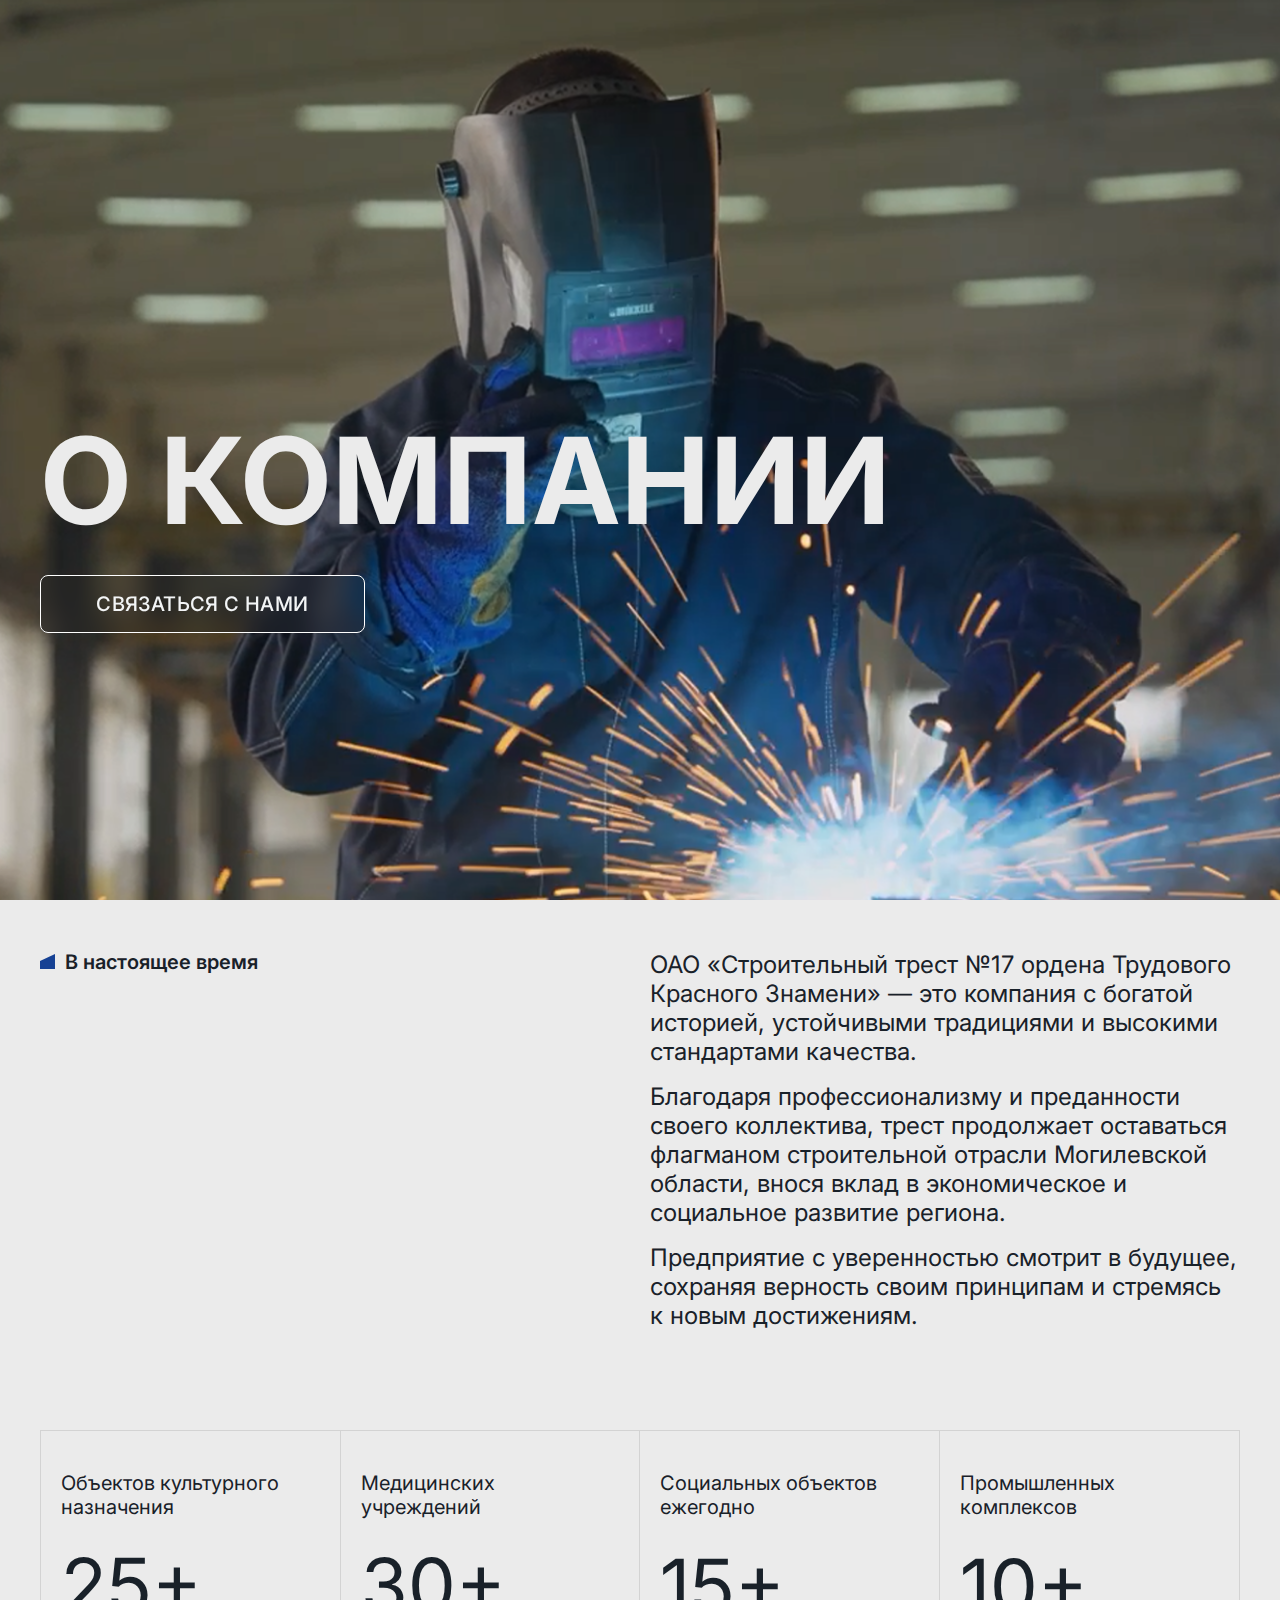
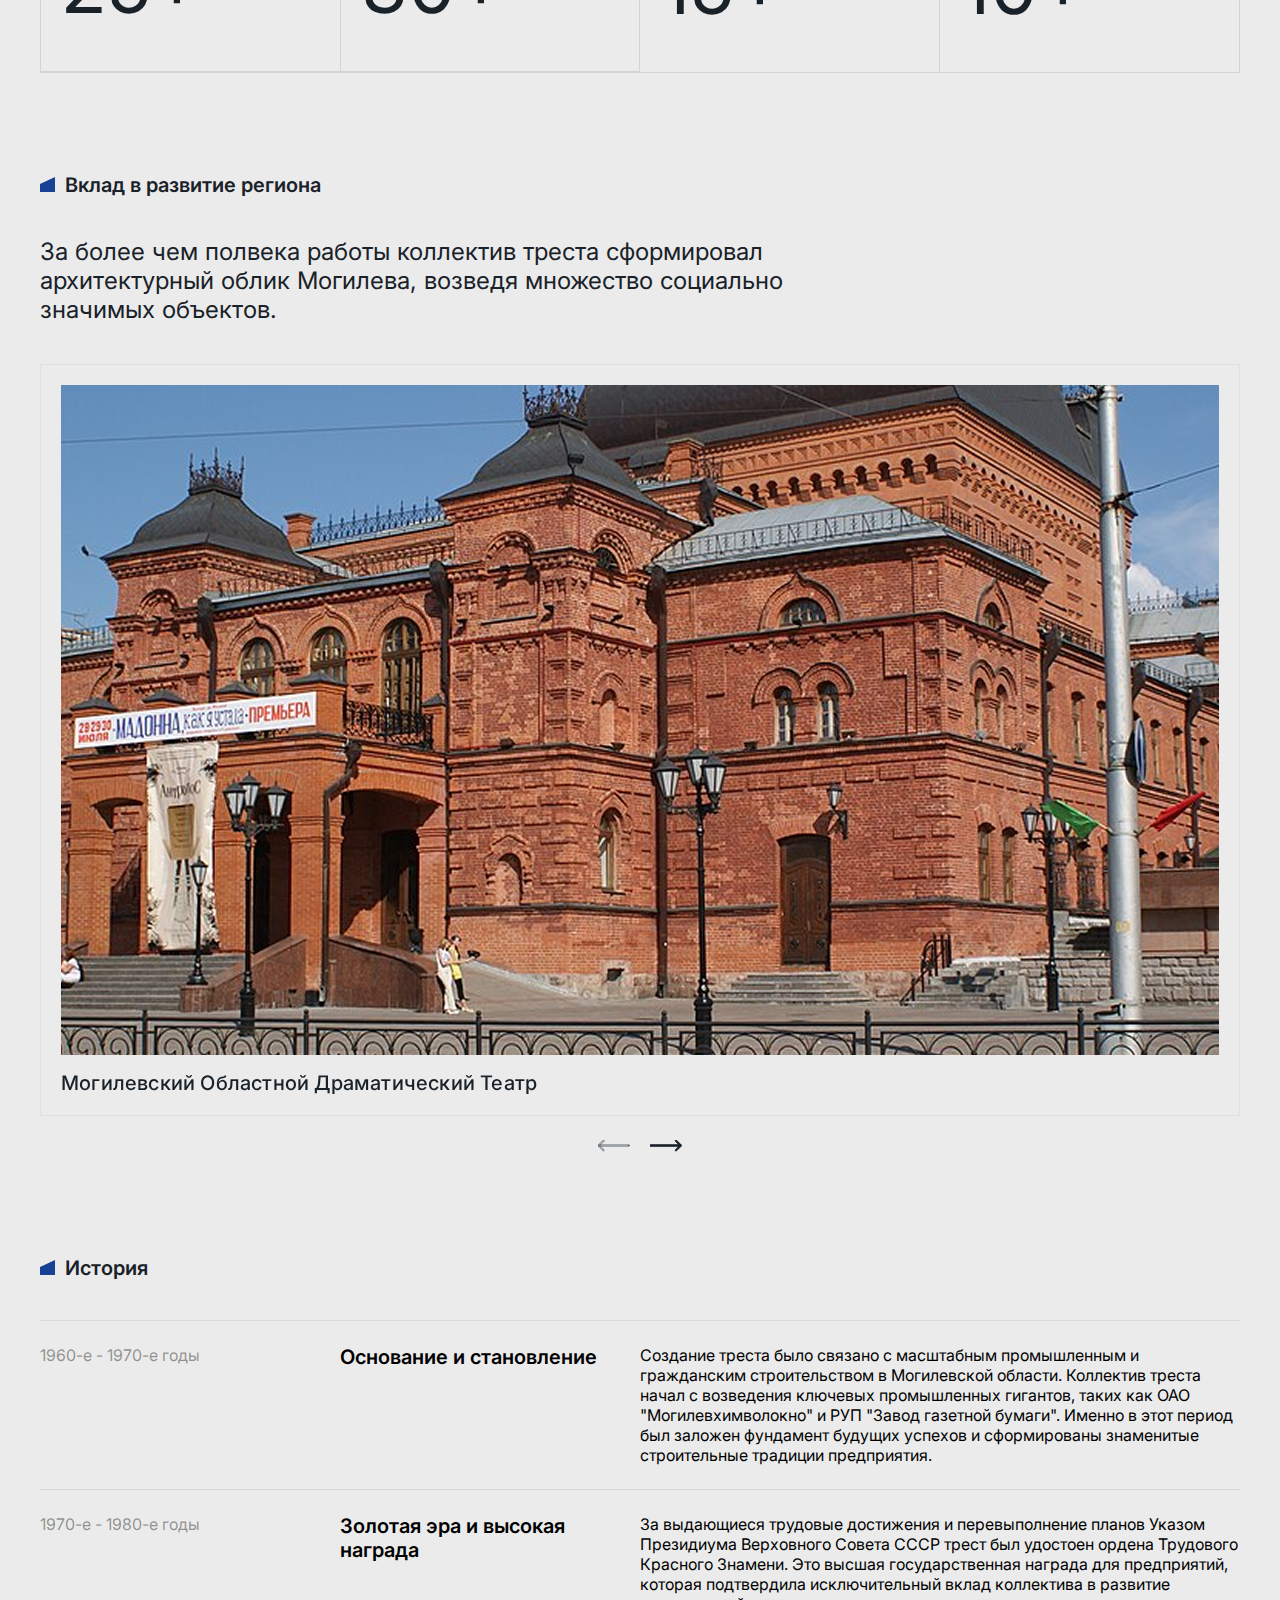
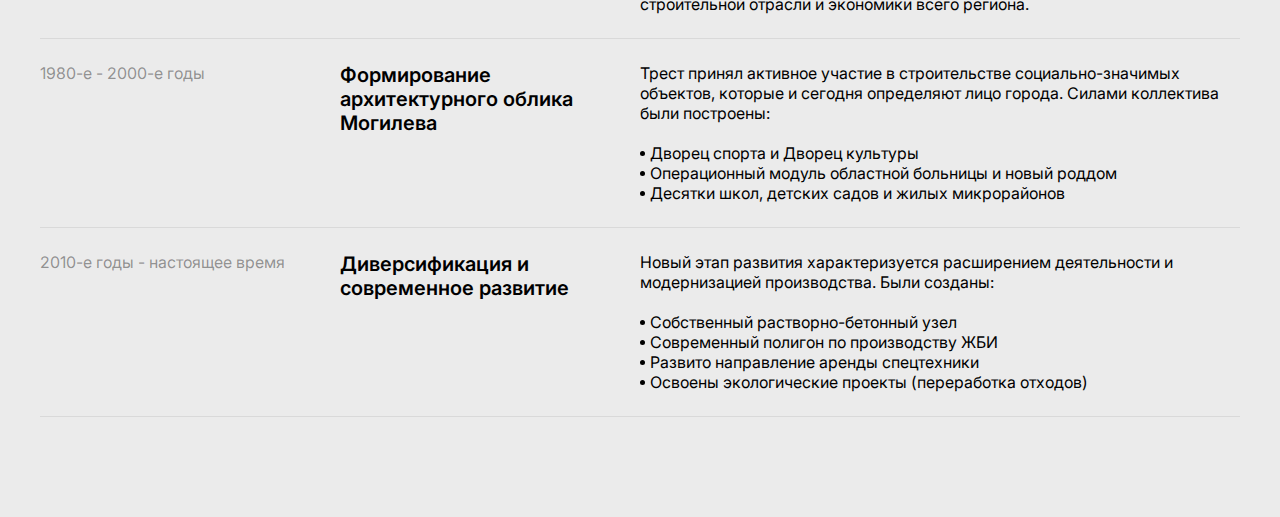
<file: about.html>
<!doctype html>
<html lang="en">
<head>
    <meta charset="UTF-8">
    <meta name="viewport"
          content="width=device-width, user-scalable=no, initial-scale=1.0, maximum-scale=1.0, minimum-scale=1.0">
    <meta http-equiv="X-UA-Compatible" content="ie=edge">
    <link rel="stylesheet" href="./swiper-bundle.min.css">
    <link rel="stylesheet" href="./styles.css">
    <title>Document</title>
</head>
<body>
<section class="about-hero">
    <div class="content">
        <h1>о компании</h1>
        <button class="white-bordered-btn">Связаться с нами</button>
    </div>
</section>
<section class="about-today">
    <div class="content">
        <div class="about-today-column">
            <h2>В настоящее время</h2>
        </div>
        <div class="about-today-column">
            <span>ОАО «Строительный трест №17 ордена Трудового Красного Знамени» — это компания с богатой историей, устойчивыми традициями и высокими стандартами качества.</span>
            <span>Благодаря профессионализму и преданности своего коллектива, трест продолжает оставаться флагманом строительной отрасли Могилевской области, внося вклад в экономическое и социальное развитие региона.</span>
            <span>Предприятие с уверенностью смотрит в будущее, сохраняя верность своим принципам и стремясь к новым достижениям.</span>
        </div>
    </div>
</section>
<section class="about-numbers">
    <div class="content">
        <div class="about-numbers-container">
            <div class="about-number">
                <span>Объектов культурного назначения</span>
                <p>25+</p>
            </div>
            <div class="about-number">
                <span>Медицинских учреждений</span>
                <p>30+</p>
            </div>
            <div class="about-number">
                <span>Социальных объектов ежегодно</span>
                <p>15+</p>
            </div>
            <div class="about-number">
                <span>Промышленных комплексов</span>
                <p>10+</p>
            </div>
        </div>
    </div>
</section>
<section class="development">
    <div class="content">
        <div class="section-head-row">
            <h2>Вклад в развитие региона</h2>
        </div>
        <div class="development-row">
            <p>За более чем полвека работы коллектив треста сформировал архитектурный облик Могилева, возведя множество социально значимых объектов.</p>
        </div>
        <div class="gallery-swiper-container">
            <div class="gallery-swiper swiper">
                <div class="swiper-wrapper">
                    <div class="swiper-slide">
                        <div class="gallery-item">
                            <div class="img">
                                <img src="./assets/images/gallery1.png" alt="gallery-image">
                            </div>
                            <span>Могилевский Областной Драматический Театр</span>
                        </div>
                    </div>
                    <div class="swiper-slide">
                        <div class="gallery-item">
                            <div class="img">
                                <img src="./assets/images/service1.png" alt="gallery-image">
                            </div>
                            <span>Могилевский Областной Драматический Театр</span>
                        </div>
                    </div>
                    <div class="swiper-slide">
                        <div class="gallery-item">
                            <div class="img">
                                <img src="./assets/images/service2.png" alt="gallery-image">
                            </div>
                            <span>Могилевский Областной Драматический Театр</span>
                        </div>
                    </div>
                </div>
            </div>
            <div class="gallery-nav">
                <div class="custom-swiper-button-prev custom-swiper-button">
                    <svg width="32" height="12" viewBox="0 0 32 12" fill="none" xmlns="http://www.w3.org/2000/svg">
                        <path d="M30.75 6.27295C31.1642 6.27295 31.5 5.93716 31.5 5.52295C31.5 5.10874 31.1642 4.77295 30.75 4.77295L30.75 5.52295L30.75 6.27295ZM0.219667 4.99262C-0.073225 5.28552 -0.073225 5.76039 0.219667 6.05328L4.99264 10.8263C5.28553 11.1191 5.76041 11.1191 6.0533 10.8263C6.34619 10.5334 6.34619 10.0585 6.0533 9.76559L1.81066 5.52295L6.0533 1.28031C6.34619 0.987417 6.34619 0.512544 6.0533 0.219651C5.76041 -0.0732429 5.28553 -0.0732428 4.99264 0.219651L0.219667 4.99262ZM30.75 5.52295L30.75 4.77295L0.749998 4.77295L0.749998 5.52295L0.749998 6.27295L30.75 6.27295L30.75 5.52295Z" fill="#011D41" fill-opacity="0.2"/>
                    </svg>

                </div>
                <div class="custom-swiper-button-next custom-swiper-button">
                    <svg width="32" height="12" viewBox="0 0 32 12" fill="none" xmlns="http://www.w3.org/2000/svg">
                        <path d="M0.75 4.77295C0.335786 4.77295 -7.24235e-08 5.10874 0 5.52295C7.24235e-08 5.93716 0.335787 6.27295 0.75 6.27295L0.75 5.52295L0.75 4.77295ZM31.2803 6.05327C31.5732 5.76038 31.5732 5.28551 31.2803 4.99261L26.5074 0.219644C26.2145 -0.0732495 25.7396 -0.0732494 25.4467 0.219644C25.1538 0.512538 25.1538 0.987411 25.4467 1.2803L29.6893 5.52294L25.4467 9.76559C25.1538 10.0585 25.1538 10.5334 25.4467 10.8262C25.7396 11.1191 26.2145 11.1191 26.5074 10.8262L31.2803 6.05327ZM0.75 5.52295L0.75 6.27295L30.75 6.27294L30.75 5.52294L30.75 4.77294L0.75 4.77295L0.75 5.52295Z" fill="#192129"/>
                    </svg>

                </div>
            </div>
        </div>
    </div>
</section>
<section class="history">
    <div class="content">
        <div class="section-head-row">
            <h2>История</h2>
        </div>
        <div class="history-container">
            <div class="history-item">
                <div class="history-item-heading">
                    <div class="date">
                        <span>1960-е - 1970-е годы</span>
                    </div>
                    <div class="title">
                        <span>Основание и становление</span>
                    </div>
                </div>

                <div class="description">
                    <span>Создание треста было связано с масштабным промышленным и гражданским строительством в Могилевской области. Коллектив треста начал с возведения ключевых промышленных гигантов, таких как ОАО "Могилевхимволокно" и РУП "Завод газетной бумаги". Именно в этот период был заложен фундамент будущих успехов и сформированы знаменитые строительные традиции предприятия.</span>
                </div>
            </div>
            <div class="divider"></div>
            <div class="history-item">
                <div class="history-item-heading">
                    <div class="date">
                        <span>1970-е - 1980-е годы</span>
                    </div>
                    <div class="title">
                        <span>Золотая эра и высокая награда</span>
                    </div>
                </div>

                <div class="description">
                    <span>За выдающиеся трудовые достижения и перевыполнение планов Указом Президиума Верховного Совета СССР трест был удостоен ордена Трудового Красного Знамени. Это высшая государственная награда для предприятий, которая подтвердила исключительный вклад коллектива в развитие строительной отрасли и экономики всего региона.</span>
                </div>
            </div>
            <div class="divider"></div>
            <div class="history-item">
                <div class="history-item-heading">
                    <div class="date">
                        <span>1980-е - 2000-е годы</span>
                    </div>
                    <div class="title">
                        <span>Формирование архитектурного облика Могилева</span>
                    </div>
                </div>

                <div class="description">
                    <span>Трест принял активное участие в строительстве социально-значимых объектов, которые и сегодня определяют лицо города. Силами коллектива были построены:</span>
                    <ul>
                        <li><span>Дворец спорта и Дворец культуры</span></li>
                        <li><span>Операционный модуль областной больницы и новый роддом</span></li>
                        <li><span>Десятки школ, детских садов и жилых микрорайонов</span></li>
                    </ul>
                </div>
            </div>
            <div class="divider"></div>
            <div class="history-item">
                <div class="history-item-heading">
                    <div class="date">
                        <span>2010-е годы - настоящее время</span>
                    </div>
                    <div class="title">
                        <span>Диверсификация и современное развитие</span>
                    </div>
                </div>

                <div class="description">
                    <span>Новый этап развития характеризуется расширением деятельности и модернизацией производства. Были созданы:</span>
                    <ul>
                        <li><span>Собственный растворно-бетонный узел</span></li>
                        <li><span>Современный полигон по производству ЖБИ</span></li>
                        <li><span>Развито направление аренды спецтехники</span></li>
                        <li><span>Освоены экологические проекты (переработка отходов)</span></li>
                    </ul>
                </div>
            </div>
        </div>
    </div>
</section>
<script src="./swiper-bundle.min.js"></script>
<script src="./script.js"></script>
</body>
</html>
</file>
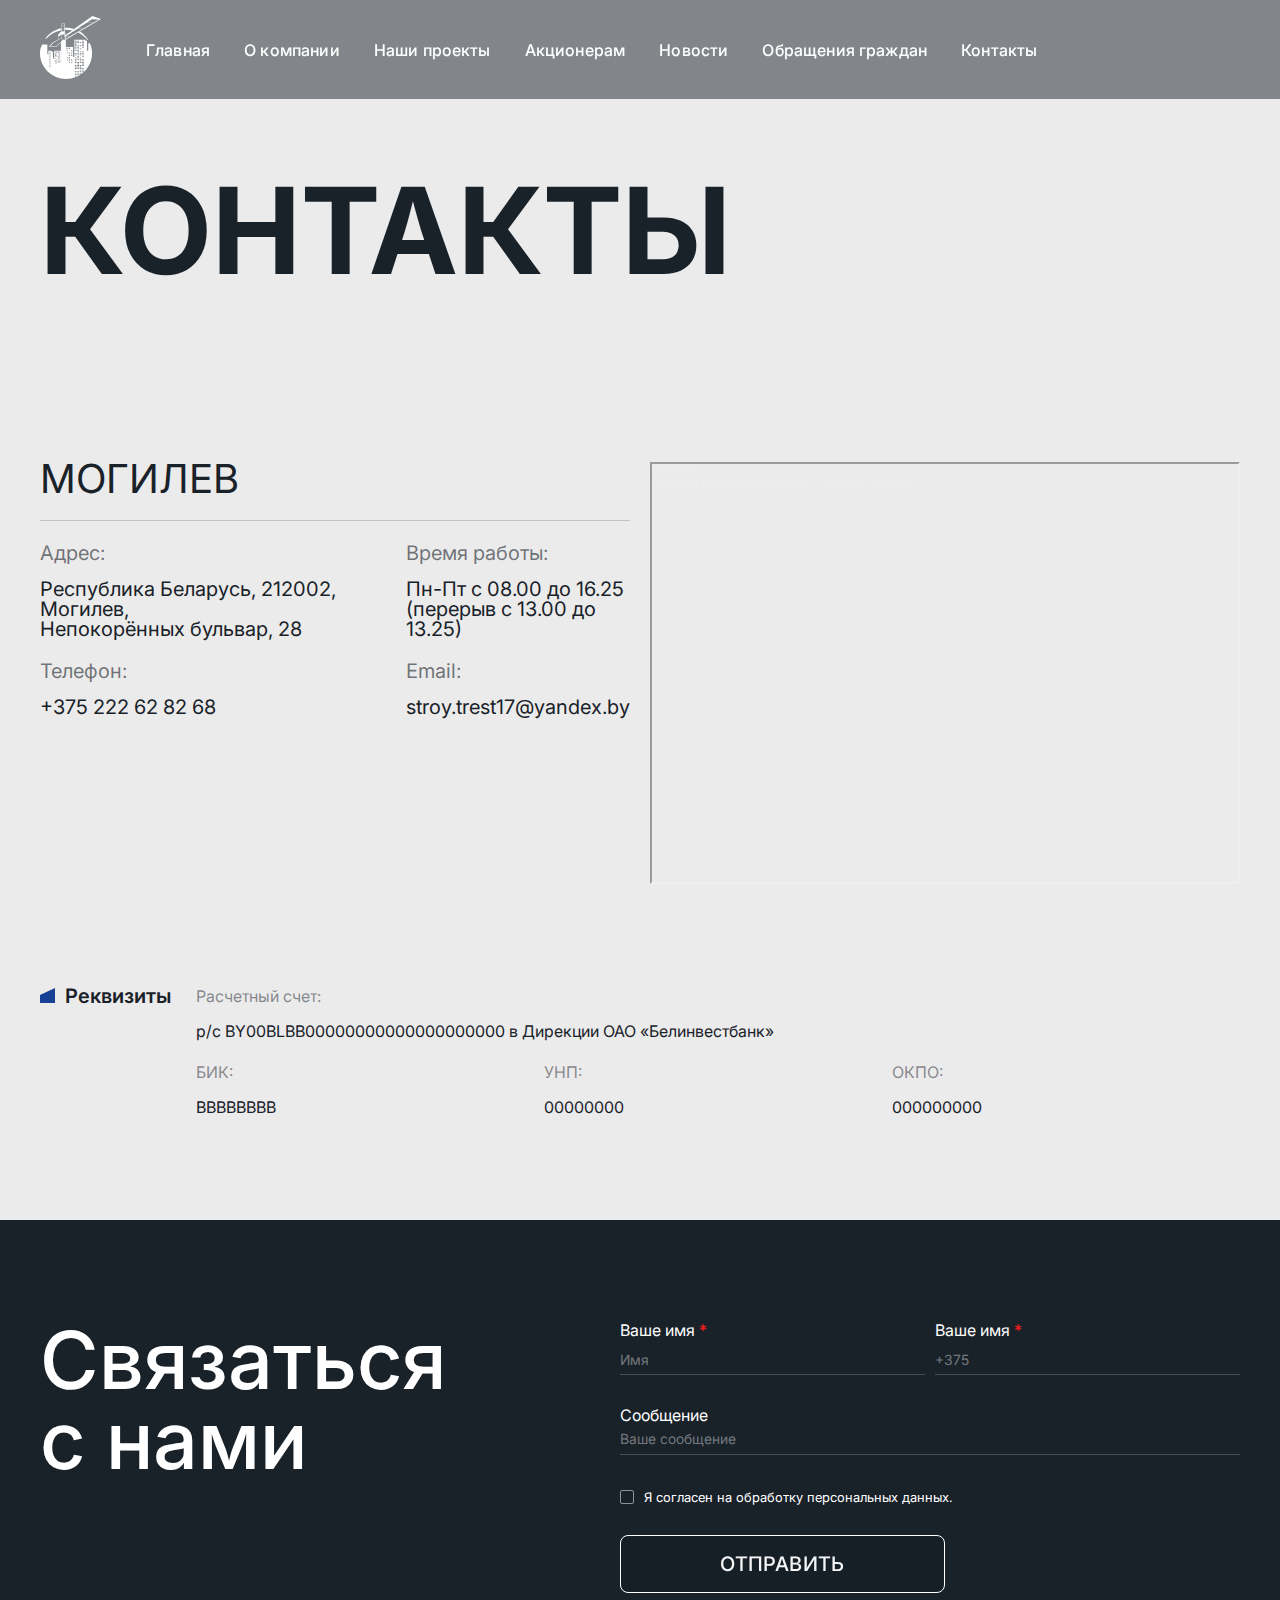
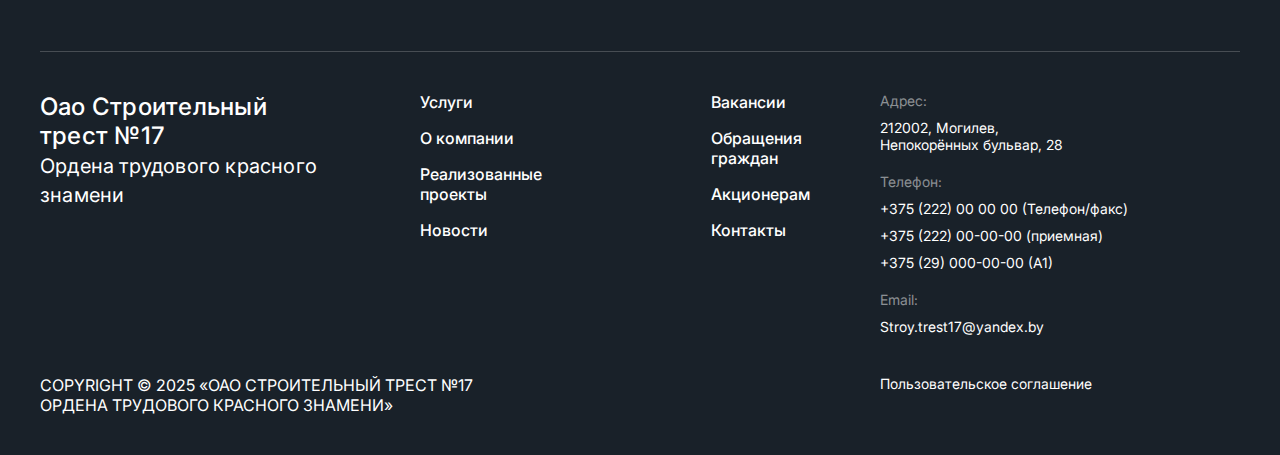
<file: contacts.html>
<!doctype html>
<html lang="en">
<head>
    <meta charset="UTF-8">
    <meta name="viewport"
          content="width=device-width, user-scalable=no, initial-scale=1.0, maximum-scale=1.0, minimum-scale=1.0">
    <meta http-equiv="X-UA-Compatible" content="ie=edge">
    <link rel="stylesheet" href="./swiper-bundle.min.css">
    <link rel="stylesheet" href="./styles.css">
    <title>Document</title>
</head>
<body>
<header class="header">
    <div class="content">
        <a href="/">
            <svg xmlns="http://www.w3.org/2000/svg" width="61" height="63" viewBox="0 0 61 63" fill="none">
                <mask id="mask0_2101_4673" style="mask-type:luminance" maskUnits="userSpaceOnUse" x="0" y="11" width="53" height="52">
                    <path d="M26.0244 62.9981C40.3973 62.9981 52.0488 51.4978 52.0488 37.3116C52.0488 23.1253 40.3973 11.625 26.0244 11.625C11.6515 11.625 0 23.1253 0 37.3116C0 51.4978 11.6515 62.9981 26.0244 62.9981Z" fill="white"/>
                </mask>
                <g mask="url(#mask0_2101_4673)">
                    <path d="M49.6856 28.3086H48.9201V30.6079H49.6856V28.3086Z" fill="white"/>
                    <path d="M50.9492 28.3086H50.1838V30.6079H50.9492V28.3086Z" fill="white"/>
                    <path d="M52.2129 28.3086H51.4474V30.6079H52.2129V28.3086Z" fill="white"/>
                    <path d="M49.6856 31.0703H48.9201V33.3696H49.6856V31.0703Z" fill="white"/>
                    <path d="M50.9492 31.0703H50.1838V33.3696H50.9492V31.0703Z" fill="white"/>
                    <path d="M52.2129 31.0703H51.4474V33.3696H52.2129V31.0703Z" fill="white"/>
                    <path d="M49.6856 33.8281H48.9201V36.1274H49.6856V33.8281Z" fill="white"/>
                    <path d="M50.9492 33.8281H50.1838V36.1274H50.9492V33.8281Z" fill="white"/>
                    <path d="M52.2129 33.8281H51.4474V36.1274H52.2129V33.8281Z" fill="white"/>
                    <path d="M49.6856 36.5859H48.9201V38.8852H49.6856V36.5859Z" fill="white"/>
                    <path d="M50.9492 36.5859H50.1838V38.8852H50.9492V36.5859Z" fill="white"/>
                    <path d="M52.2129 36.5859H51.4474V38.8852H52.2129V36.5859Z" fill="white"/>
                    <path d="M49.6856 39.3516H48.9201V41.6509H49.6856V39.3516Z" fill="white"/>
                    <path d="M50.9492 39.3516H50.1838V41.6509H50.9492V39.3516Z" fill="white"/>
                    <path d="M52.2129 39.3516H51.4474V41.6509H52.2129V39.3516Z" fill="white"/>
                    <path d="M49.6856 42.1367H48.9201V44.436H49.6856V42.1367Z" fill="white"/>
                    <path d="M50.9492 42.1367H50.1838V44.436H50.9492V42.1367Z" fill="white"/>
                    <path d="M52.2129 42.1367H51.4474V44.436H52.2129V42.1367Z" fill="white"/>
                    <path d="M49.6856 44.8945H48.9201V47.1938H49.6856V44.8945Z" fill="white"/>
                    <path d="M50.9492 44.8945H50.1838V47.1938H50.9492V44.8945Z" fill="white"/>
                    <path d="M52.2129 44.8945H51.4474V47.1938H52.2129V44.8945Z" fill="white"/>
                    <path d="M49.6856 47.6602H48.9201V49.9595H49.6856V47.6602Z" fill="white"/>
                    <path d="M50.9492 47.6602H50.1838V49.9595H50.9492V47.6602Z" fill="white"/>
                    <path d="M52.2129 47.6602H51.4474V49.9595H52.2129V47.6602Z" fill="white"/>
                    <path d="M49.6856 50.418H48.9201V52.7173H49.6856V50.418Z" fill="white"/>
                    <path d="M50.9492 50.418H50.1838V52.7173H50.9492V50.418Z" fill="white"/>
                    <path d="M52.2129 50.418H51.4474V52.7173H52.2129V50.418Z" fill="white"/>
                    <path d="M49.6856 53.1758H48.9201V55.4751H49.6856V53.1758Z" fill="white"/>
                    <path d="M50.9492 53.1758H50.1838V55.4751H50.9492V53.1758Z" fill="white"/>
                    <path d="M52.2129 53.1758H51.4474V55.4751H52.2129V53.1758Z" fill="white"/>
                    <path d="M49.6856 55.9336H48.9201V58.2329H49.6856V55.9336Z" fill="white"/>
                    <path d="M50.9492 55.9336H50.1838V58.2329H50.9492V55.9336Z" fill="white"/>
                    <path d="M52.2129 55.9336H51.4474V58.2329H52.2129V55.9336Z" fill="white"/>
                    <path d="M49.6856 58.6953H48.9201V60.9946H49.6856V58.6953Z" fill="white"/>
                    <path d="M50.9492 58.6953H50.1838V60.9946H50.9492V58.6953Z" fill="white"/>
                    <path d="M52.2129 58.6953H51.4474V60.9946H52.2129V58.6953Z" fill="white"/>
                    <path d="M47.0559 25.3262V34.7861H48.2873V27.3301H54.1779V63.79H-1.0994V31.4023H1.26388V29.5635L2.09591 29.4971V28.4795L7.32052 28.4141V37.7754L8.31857 38.793V34.7207H11.1809L13.011 36.3623V42.5049H14.0432V34.7861H23.0949V30.9756H33.0793V40.9941H34.343V23.6836H44.6936L47.0559 25.3262ZM34.9084 62.085H36.5393V61.2305H34.9084V62.085ZM37.3381 62.085H38.969V61.2305H37.3381V62.085ZM42.1975 62.085H43.8283V61.2305H42.1975V62.085ZM34.9084 60.542H36.5393V59.6875H34.9084V60.542ZM39.7678 60.542H41.3986V59.6875H39.7678V60.542ZM42.1975 60.542H43.8283V59.6875H42.1975V60.542ZM34.9084 59.0303H36.5393V58.1758H34.9084V59.0303ZM37.3381 59.0303H38.969V58.1758H37.3381V59.0303ZM39.7678 59.0303H41.3986V58.1758H39.7678V59.0303ZM42.1975 59.0303H43.8283V58.1758H42.1975V59.0303ZM34.9084 57.5186H36.5393V56.6641H34.9084V57.5186ZM37.3381 57.5186H38.969V56.6641H37.3381V57.5186ZM39.7678 57.5186H41.3986V56.6641H39.7678V57.5186ZM42.1975 57.5186H43.8283V56.6641H42.1975V57.5186ZM34.9084 56.0068H36.5393V55.1523H34.9084V56.0068ZM37.3381 56.0068H38.969V55.1523H37.3381V56.0068ZM39.7678 56.0068H41.3986V55.1523H39.7678V56.0068ZM42.1975 56.0068H43.8283V55.1523H42.1975V56.0068ZM39.7678 54.499H41.3986V53.6445H39.7678V54.499ZM42.1975 54.499H43.8283V53.6445H42.1975V54.499ZM34.9084 52.9561H36.5393V52.1016H34.9084V52.9561ZM37.3381 52.9561H38.969V52.1016H37.3381V52.9561ZM39.7678 52.9561H41.3986V52.1016H39.7678V52.9561ZM42.1975 52.9561H43.8283V52.1016H42.1975V52.9561ZM34.9084 51.4404H36.5393V50.5859H34.9084V51.4404ZM37.3381 51.4404H38.969V50.5859H37.3381V51.4404ZM39.7678 51.4404H41.3986V50.5859H39.7678V51.4404ZM9.30392 51.2227H9.67013V50.2373H9.30392V51.2227ZM9.97775 51.2227H10.344V50.2373H9.97775V51.2227ZM34.9084 49.9326H36.5393V49.0781H34.9084V49.9326ZM37.3381 49.9326H38.969V49.0781H37.3381V49.9326ZM39.7678 49.9326H41.3986V49.0781H39.7678V49.9326ZM42.1975 49.9326H43.8283V49.0781H42.1975V49.9326ZM9.30392 49.7812H9.67013V48.7959H9.30392V49.7812ZM9.97775 49.7812H10.344V48.7959H9.97775V49.7812ZM37.3381 48.417H38.969V47.5625H37.3381V48.417ZM42.1975 48.417H43.8283V47.5625H42.1975V48.417ZM9.30392 48.3047H9.67013V47.3193H9.30392V48.3047ZM9.97775 48.3047H10.344V47.3193H9.97775V48.3047ZM14.6428 47.3672H15.9406V46.8086H14.6428V47.3672ZM16.3069 47.3672H17.0061V46.8086H16.3069V47.3672ZM20.633 47.3672H21.9309V46.8086H20.633V47.3672ZM22.2971 47.3672H22.9963V46.8086H22.2971V47.3672ZM34.9084 46.9092H36.5393V46.0547H34.9084V46.9092ZM37.3381 46.9092H38.969V46.0547H37.3381V46.9092ZM39.7678 46.9092H41.3986V46.0547H39.7678V46.9092ZM42.1975 46.9092H43.8283V46.0547H42.1975V46.9092ZM9.30392 46.8281H9.67013V45.8428H9.30392V46.8281ZM9.97775 46.8281H10.344V45.8428H9.97775V46.8281ZM24.092 46.7461H25.2238V45.6289H24.092V46.7461ZM28.7854 46.7461H29.9172V45.6289H28.7854V46.7461ZM31.1486 46.7461H32.2805V45.6289H31.1486V46.7461ZM16.3069 46.4102H17.0061V45.8516H16.3069V46.4102ZM17.6389 46.4102H18.9367V45.8516H17.6389V46.4102ZM19.3029 46.4102H20.0012V45.8516H19.3029V46.4102ZM14.6428 45.4961H15.9406V44.9375H14.6428V45.4961ZM19.3029 45.4961H20.0012V44.9375H19.3029V45.4961ZM20.633 45.4961H21.9309V44.9375H20.633V45.4961ZM22.2971 45.4961H22.9963V44.9375H22.2971V45.4961ZM9.30392 45.3867H9.67013V44.4014H9.30392V45.3867ZM9.97775 45.3867H10.344V44.4014H9.97775V45.3867ZM34.9084 45.3623H36.5393V44.5078H34.9084V45.3623ZM39.7678 45.3623H41.3986V44.5078H39.7678V45.3623ZM42.1975 45.3623H43.8283V44.5078H42.1975V45.3623ZM14.6428 44.5703H15.9406V44.0117H14.6428V44.5703ZM16.3069 44.5703H17.0061V44.0117H16.3069V44.5703ZM17.6389 44.5703H18.9367V44.0117H17.6389V44.5703ZM19.3029 44.5703H20.0012V44.0117H19.3029V44.5703ZM22.2971 44.5703H22.9963V44.0117H22.2971V44.5703ZM24.092 44.4805H25.2238V43.3633H24.092V44.4805ZM26.4553 44.4805H27.5871V43.3633H26.4553V44.4805ZM28.7854 44.4805H29.9172V43.3633H28.7854V44.4805ZM31.1486 44.4805H32.2805V43.3633H31.1486V44.4805ZM9.30392 43.9102H9.67013V42.9248H9.30392V43.9102ZM9.97775 43.9102H10.344V42.9248H9.97775V43.9102ZM34.9084 43.8545H36.5393V43H34.9084V43.8545ZM37.3381 43.8545H38.969V43H37.3381V43.8545ZM39.7678 43.8545H41.3986V43H39.7678V43.8545ZM42.1975 43.8545H43.8283V43H42.1975V43.8545ZM16.3069 43.6211H17.0061V43.0625H16.3069V43.6211ZM19.3029 43.6211H20.0012V43.0625H19.3029V43.6211ZM20.633 43.6211H21.9309V43.0625H20.633V43.6211ZM22.2971 43.6211H22.9963V43.0625H22.2971V43.6211ZM14.6428 42.7031H15.9406V42.1445H14.6428V42.7031ZM17.6389 42.7031H18.9367V42.1445H17.6389V42.7031ZM19.3029 42.7031H20.0012V42.1445H19.3029V42.7031ZM22.2971 42.7031H22.9963V42.1445H22.2971V42.7031ZM9.30392 42.4688H9.67013V41.4834H9.30392V42.4688ZM9.97775 42.4688H10.344V41.4834H9.97775V42.4688ZM34.9084 42.3467H36.5393V41.4922H34.9084V42.3467ZM37.3381 42.3467H38.969V41.4922H37.3381V42.3467ZM39.7678 42.3467H41.3986V41.4922H39.7678V42.3467ZM24.092 42.1836H25.2238V41.0664H24.092V42.1836ZM26.4553 42.1836H27.5871V41.0664H26.4553V42.1836ZM28.7854 42.1836H29.9172V41.0664H28.7854V42.1836ZM17.6389 41.75H18.9367V41.1914H17.6389V41.75ZM20.633 41.75H21.9309V41.1914H20.633V41.75ZM22.2971 41.75H22.9963V41.1914H22.2971V41.75ZM9.30392 40.9922H9.67013V40.0068H9.30392V40.9922ZM9.97775 40.9922H10.344V40.0068H9.97775V40.9922ZM14.6428 40.832H15.9406V40.2734H14.6428V40.832ZM16.3069 40.832H17.0061V40.2734H16.3069V40.832ZM17.6389 40.832H18.9367V40.2734H17.6389V40.832ZM19.3029 40.832H20.0012V40.2734H19.3029V40.832ZM20.633 40.832H21.9309V40.2734H20.633V40.832ZM22.2971 40.832H22.9963V40.2734H22.2971V40.832ZM37.3381 40.8311H38.969V39.9766H37.3381V40.8311ZM42.1975 40.8311H43.8283V39.9766H42.1975V40.8311ZM14.6428 39.8789H15.9406V39.3203H14.6428V39.8789ZM16.3069 39.8789H17.0061V39.3203H16.3069V39.8789ZM19.3029 39.8789H20.0012V39.3203H19.3029V39.8789ZM24.092 39.8789H25.2238V38.7617H24.092V39.8789ZM28.7854 39.8789H29.9172V38.7617H28.7854V39.8789ZM31.1486 39.8789H32.2805V38.7617H31.1486V39.8789ZM9.30392 39.5508H9.67013V38.5654H9.30392V39.5508ZM9.97775 39.5508H10.344V38.5654H9.97775V39.5508ZM34.9084 39.3232H36.5393V38.4688H34.9084V39.3232ZM37.3381 39.3232H38.969V38.4688H37.3381V39.3232ZM39.7678 39.3232H41.3986V38.4688H39.7678V39.3232ZM42.1975 39.3232H43.8283V38.4688H42.1975V39.3232ZM14.6428 38.9531H15.9406V38.3945H14.6428V38.9531ZM17.6389 38.9531H18.9367V38.3945H17.6389V38.9531ZM19.3029 38.9531H20.0012V38.3945H19.3029V38.9531ZM20.633 38.9531H21.9309V38.3945H20.633V38.9531ZM22.2971 38.9531H22.9963V38.3945H22.2971V38.9531ZM9.30392 38.0742H9.67013V37.0889H9.30392V38.0742ZM9.97775 38.0742H10.344V37.0889H9.97775V38.0742ZM14.6428 38.0039H15.9406V37.4453H14.6428V38.0039ZM16.3069 38.0039H17.0061V37.4453H16.3069V38.0039ZM19.3029 38.0039H20.0012V37.4453H19.3029V38.0039ZM20.633 38.0039H21.9309V37.4453H20.633V38.0039ZM22.2971 38.0039H22.9963V37.4453H22.2971V38.0039ZM34.9084 37.7764H36.5393V36.9219H34.9084V37.7764ZM37.3381 37.7764H38.969V36.9219H37.3381V37.7764ZM39.7678 37.7764H41.3986V36.9219H39.7678V37.7764ZM42.1975 37.7764H43.8283V36.9219H42.1975V37.7764ZM26.4553 37.582H27.5871V36.4648H26.4553V37.582ZM28.7854 37.582H29.9172V36.4648H28.7854V37.582ZM31.1486 37.582H32.2805V36.4648H31.1486V37.582ZM16.3069 37.0859H17.0061V36.5273H16.3069V37.0859ZM17.6389 37.0859H18.9367V36.5273H17.6389V37.0859ZM20.633 37.0859H21.9309V36.5273H20.633V37.0859ZM22.2971 37.0859H22.9963V36.5273H22.2971V37.0859ZM9.30392 36.6289H9.67013V35.6436H9.30392V36.6289ZM9.97775 36.6289H10.344V35.6436H9.97775V36.6289ZM37.3381 36.2686H38.969V35.4141H37.3381V36.2686ZM39.7678 36.2686H41.3986V35.4141H39.7678V36.2686ZM42.1975 36.2686H43.8283V35.4141H42.1975V36.2686ZM14.6428 36.1328H15.9406V35.5742H14.6428V36.1328ZM16.3088 36.1328H17.008V35.5742H16.3088V36.1328ZM17.6389 36.1328H18.9367V35.5742H17.6389V36.1328ZM19.301 36.1328H19.9992V35.5742H19.301V36.1328ZM22.2971 36.1328H22.9963V35.5742H22.2971V36.1328ZM24.092 35.2812H25.2238V34.1641H24.092V35.2812ZM26.4553 35.2812H27.5871V34.1641H26.4553V35.2812ZM31.1486 35.2812H32.2805V34.1641H31.1486V35.2812ZM34.9084 34.7568H36.5393V33.9023H34.9084V34.7568ZM37.3381 34.7568H38.969V33.9023H37.3381V34.7568ZM34.9084 33.2451H36.5393V32.3906H34.9084V33.2451ZM37.3381 33.2451H38.969V32.3906H37.3381V33.2451ZM39.7678 33.2451H41.3986V32.3906H39.7678V33.2451ZM24.092 32.9844H25.2238V31.8672H24.092V32.9844ZM26.4553 32.9844H27.5871V31.8672H26.4553V32.9844ZM28.7854 32.9844H29.9172V31.8672H28.7854V32.9844ZM34.9084 31.7334H36.5393V30.8789H34.9084V31.7334ZM37.3381 31.7334H38.969V30.8789H37.3381V31.7334ZM42.1975 31.7334H43.8283V30.8789H42.1975V31.7334ZM34.9084 30.1904H36.5393V29.3359H34.9084V30.1904ZM37.3381 30.1904H38.969V29.3359H37.3381V30.1904ZM39.7678 30.1904H41.3986V29.3359H39.7678V30.1904ZM42.1975 30.1904H43.8283V29.3359H42.1975V30.1904ZM34.9084 28.6787H36.5393V27.8242H34.9084V28.6787ZM42.1975 28.6787H43.8283V27.8242H42.1975V28.6787ZM34.9084 27.167H36.5393V26.3125H34.9084V27.167ZM37.3381 27.167H38.969V26.3125H37.3381V27.167ZM39.7678 27.167H41.3986V26.3125H39.7678V27.167ZM42.1975 27.167H43.8283V26.3125H42.1975V27.167ZM34.9084 25.6553H36.5393V24.8008H34.9084V25.6553ZM37.3381 25.6553H38.969V24.8008H37.3381V25.6553ZM42.1975 25.6553H43.8283V24.8008H42.1975V25.6553Z" fill="white"/>
                    <path d="M6.62245 29.3008H2.69549V29.5964H6.62245V29.3008Z" fill="white"/>
                    <path d="M6.62245 30.125H2.69549V30.4206H6.62245V30.125Z" fill="white"/>
                    <path d="M6.62245 30.9375H2.69549V31.2331H6.62245V30.9375Z" fill="white"/>
                    <path d="M6.62245 31.7617H2.69549V32.0573H6.62245V31.7617Z" fill="white"/>
                    <path d="M6.62245 32.582H2.69549V32.8777H6.62245V32.582Z" fill="white"/>
                    <path d="M6.62245 33.4375H2.69549V33.7331H6.62245V33.4375Z" fill="white"/>
                    <path d="M6.62245 34.2578H2.69549V34.5534H6.62245V34.2578Z" fill="white"/>
                    <path d="M6.62245 35.082H2.69549V35.3777H6.62245V35.082Z" fill="white"/>
                    <path d="M6.62245 35.9062H2.69549V36.2019H6.62245V35.9062Z" fill="white"/>
                    <path d="M6.62245 36.7227H2.69549V37.0183H6.62245V36.7227Z" fill="white"/>
                    <path d="M6.62245 37.5781H2.69549V37.8737H6.62245V37.5781Z" fill="white"/>
                    <path d="M6.62245 38.3984H2.69549V38.6941H6.62245V38.3984Z" fill="white"/>
                    <path d="M6.62245 39.2188H2.69549V39.5144H6.62245V39.2188Z" fill="white"/>
                    <path d="M6.62245 40.0391H2.69549V40.3347H6.62245V40.0391Z" fill="white"/>
                    <path d="M6.62245 40.8633H2.69549V41.1589H6.62245V40.8633Z" fill="white"/>
                    <path d="M6.62245 41.7148H2.69549V42.0105H6.62245V41.7148Z" fill="white"/>
                    <path d="M6.62245 42.7031H2.69549V42.9988H6.62245V42.7031Z" fill="white"/>
                    <path d="M6.62245 43.5547H2.69549V43.8503H6.62245V43.5547Z" fill="white"/>
                    <path d="M6.62245 44.3789H2.69549V44.6745H6.62245V44.3789Z" fill="white"/>
                    <path d="M6.62245 45.1992H2.69549V45.4948H6.62245V45.1992Z" fill="white"/>
                    <path d="M6.62245 46.0234H2.69549V46.3191H6.62245V46.0234Z" fill="white"/>
                    <path d="M6.62245 46.8438H2.69549V47.1394H6.62245V46.8438Z" fill="white"/>
                    <path d="M6.62245 47.6992H2.69549V47.9948H6.62245V47.6992Z" fill="white"/>
                    <path d="M6.62245 48.5234H2.69549V48.8191H6.62245V48.5234Z" fill="white"/>
                    <path d="M6.62245 49.3359H2.69549V49.6316H6.62245V49.3359Z" fill="white"/>
                    <path d="M6.62245 50.1602H2.69549V50.4558H6.62245V50.1602Z" fill="white"/>
                    <path d="M6.62245 50.9805H2.69549V51.2761H6.62245V50.9805Z" fill="white"/>
                    <path d="M6.62245 51.8359H2.69549V52.1316H6.62245V51.8359Z" fill="white"/>
                    <path d="M6.62245 52.6562H2.69549V52.9519H6.62245V52.6562Z" fill="white"/>
                    <path d="M6.62245 53.4805H2.69549V53.7761H6.62245V53.4805Z" fill="white"/>
                    <path d="M6.62245 54.2969H2.69549V54.5925H6.62245V54.2969Z" fill="white"/>
                    <path d="M6.62245 55.1211H2.69549V55.4167H6.62245V55.1211Z" fill="white"/>
                </g>
                <path d="M27.8887 60.0127L25.2596 23.6836H22.4309L21.0664 25.9172L21.3992 60.144L27.8887 60.0127Z" fill="white"/>
                <path d="M24.46 7.45703L27.8878 60.0126H27.0891L24.3269 7.68696L21.4316 7.62127V7.45703H24.46Z" fill="white"/>
                <path d="M24.6254 15.5039L21.4306 15.5368L18.4688 18.5587V20.7595L21.5637 18.4602H24.7253L24.6254 15.5039Z" fill="white"/>
                <path d="M25.0595 22.3363L21.432 22.2378V22.1721L21.2656 15.3398H24.6601V15.4055L25.0595 22.3363ZM21.5984 22.1064L24.8598 22.2049L24.4604 15.5369H21.432L21.5984 22.1064Z" fill="white"/>
                <path d="M52.4479 0L24.8594 19.3799L24.9592 20.5295H24.8594V20.6938H24.9592V20.858L25.1922 20.6938H29.3521L25.1589 23.1573L25.292 23.9128L61.0007 3.08764L52.4479 0ZM58.8043 3.41611L53.5794 6.47091H46.9568L51.8489 3.28473L58.8043 3.41611ZM32.8797 15.701L37.5388 12.6462H43.0964L37.9049 15.701H32.8797ZM37.6386 15.8652L33.7117 18.1974H29.1191L32.6467 15.8652H37.6386ZM37.805 12.482L42.564 9.36147H48.6874L43.3959 12.482H37.805ZM42.8302 9.19723L46.7239 6.63515H53.3132L48.9203 9.19723V9.16438H42.8302V9.19723ZM25.4584 20.5624L28.8196 18.3616H33.3789L29.6183 20.5624H25.4584Z" fill="white"/>
                <path d="M27.5216 60.3115L24.5264 7.55877V7.39453H21.3649L21.265 15.4421L20.5329 16.2633L18.3365 18.5626V23.424L12.8121 26.4459L9.21794 30.3548L8.71875 30.8146H8.78531L8.75203 30.8475H16.3397L16.373 30.8146L17.0386 30.1248L20.8324 26.4131L20.8657 26.3802L21.1985 60.2786H23.162V60.3115H23.8275V60.2786H27.5216V60.3115ZM24.4599 12.9786H21.731L24.36 11.0734L24.4599 12.9786ZM24.36 10.9749H21.7642L24.2602 9.39821L24.36 10.9749ZM21.6644 7.75585H24.1603L24.2602 9.36537C24.2602 9.36537 24.2602 9.33252 24.2269 9.33252H21.6644V7.75585ZM21.6644 9.39821H24.0938L21.6311 10.942L21.6644 9.39821ZM21.6311 11.0734H24.2269L21.5978 12.9786L21.6311 11.0734ZM21.265 15.9348L21.4647 22.1101L18.6693 23.5225L18.636 18.694L21.265 15.9348ZM16.1733 30.1577H10.2163L11.7472 28.581H17.9371L16.1733 30.1577ZM18.0702 28.4496V28.4168H11.9136L13.1449 27.1357L13.7106 26.6102L13.8105 26.5445H20.2001L18.0702 28.4496ZM20.8324 25.9532L20.3665 26.3802H14.0767L18.6027 23.8182L18.6693 23.7853L22.3633 23.7196L21.2318 25.5591L20.8324 25.9532ZM21.2318 25.7233L22.4298 23.7853L22.4631 25.6576L22.4298 25.5919L21.2318 26.1175V25.7233ZM21.265 26.216L22.4964 25.6905L22.5297 27.7598L21.2983 28.2525L21.265 26.216ZM21.265 28.3511L22.5297 27.8584L22.5629 30.1248L21.2983 30.6175L21.265 28.3511ZM21.3316 33.4096L22.6295 32.884L22.5962 32.8183L21.3316 33.311L21.2983 30.6832L22.5629 30.1905L22.6628 35.6103L21.3316 36.0373V33.4096ZM21.3316 36.1359L22.6628 35.7089L22.6961 38.0082L21.3316 38.2381V36.1359ZM21.3649 38.3366L22.7293 38.1067L22.7959 41.3914L21.3982 41.7528L21.3649 38.3366ZM21.3982 41.8513L22.7959 41.49L22.8624 44.8733L21.4314 45.0375L21.3982 41.8513ZM22.8292 23.7196H24.8925L22.8957 25.4277L22.8292 23.7196ZM21.4314 45.136L22.8957 44.9718L22.9623 48.9135L21.4647 49.2748L21.4314 45.136ZM22.8624 25.6905H24.8925L22.8957 27.6284L22.8624 25.6905ZM22.929 27.9898H24.9923L22.9956 30.1248L22.929 27.9898ZM21.4647 49.3733L22.9623 49.012L23.0288 52.8551L21.498 52.9537L21.4647 49.3733ZM22.9956 30.4862H24.9923L23.0621 32.5884L22.9956 30.4862ZM21.498 53.0194L23.0288 52.9208L23.1287 57.2567L21.5313 57.3552L21.498 53.0194ZM23.0954 32.9497H25.3584L23.162 35.5118L23.0954 32.9497ZM21.5646 59.983L21.5313 57.4538L23.1287 57.3552L23.1952 59.983H21.5646ZM23.162 35.8074H25.4915L23.2285 37.8439L23.162 35.8074ZM23.2285 38.1724H25.6579L23.3284 41.0301L23.2285 38.1724ZM23.3284 41.49H25.8576L23.4282 44.4462L23.3284 41.49ZM23.4282 45.0046H26.0573L23.528 48.4208L23.4282 45.0046ZM23.528 48.9792H26.2569L23.6279 52.3953L23.528 48.9792ZM23.6279 52.9208H26.4899L23.7277 56.8297L23.6279 52.9208ZM23.761 57.3552H26.8892V57.2567H23.761V56.961L26.623 52.888V52.8551L26.5897 52.8223H23.6279V52.4938L26.3901 48.9135V48.8806L26.3568 48.8478H23.528V48.5193L26.1571 44.9389V44.9061L26.1238 44.8733H23.4282V44.5448L25.9907 41.4571V41.4243L25.9574 41.3914H23.3284V41.1615L25.791 38.1396V38.1067L25.7578 38.0739H23.2618V37.9096L25.6579 35.7746C25.6579 35.7746 25.6912 35.7417 25.6579 35.7417L25.6246 35.7089H23.1952V35.676L25.4915 32.9497V32.9168L25.4582 32.884H23.0954V32.7198L25.1587 30.4862V30.4533L25.1254 30.4205H23.0288V30.2562L25.1587 27.9898V27.9569L25.1254 27.9241H22.9623V27.7927L25.0922 25.7233V25.6905L25.0589 25.6576H22.8624V25.5591L24.9923 23.7525C24.9923 23.7525 25.0256 23.7196 24.9923 23.7196C24.9923 23.6868 24.959 23.6868 24.959 23.6868H22.7959H22.4631L18.7358 23.7525L21.6311 22.2743L21.3982 15.8363L21.5313 15.7049L21.5646 13.1428H24.4266L27.0889 60.0487H23.7943L23.761 57.3552Z" fill="white"/>
                <g opacity="0.99">
                    <path d="M21.2657 12.3164C14.8761 13.5974 9.31845 17.2107 5.59117 22.2034C5.29165 22.5976 5.89068 23.0903 6.22347 22.6961C10.0506 18.3603 15.3087 15.2727 21.2657 14.1559V12.3164Z" fill="white"/>
                </g>
                <g opacity="0.99">
                    <path d="M33.9448 13.0106C31.5155 12.2551 28.8531 11.8281 26.1575 11.8281C25.6916 11.8281 25.2257 11.8281 24.7598 11.861L24.793 13.7333C25.2257 13.7004 25.6583 13.7004 26.0909 13.7004C28.0877 13.7004 30.151 13.9632 32.0146 14.3902L33.9448 13.0106Z" fill="white"/>
                </g>
                <g opacity="0.99">
                    <path d="M47.8223 23.2871C45.7257 20.1666 42.9635 17.506 39.7354 15.5352L38.1713 16.4549C41.6989 18.1958 44.7939 20.6922 47.2233 23.747C47.4895 24.174 48.1218 23.7141 47.8223 23.2871Z" fill="white"/>
                </g>
            </svg>
        </a>
        <ul>
            <li>
                <a href="#">Главная</a>
            </li>
            <li>
                <a href="#">О компании</a>
            </li>
            <li>
                <a href="#">Наши проекты</a>
            </li>
            <li>
                <a href="#">Акционерам</a>
            </li>
            <li>
                <a href="#">Новости</a>
            </li>
            <li>
                <a href="#">Обращения граждан</a>
            </li>
            <li>
                <a href="#">Контакты</a>
            </li>
        </ul>
        <div class="header-controls">
            <div class="burger-btn">
                <label class="menu__btn">
                    <span></span>
                </label>
            </div>
        </div>
    </div>
</header>
<div class="burger-menu">
    <ul>
        <li>
            <a href="#">Главная</a>
        </li>
        <li>
            <a href="#">О компании</a>
        </li>
        <li>
            <a href="#">Наши проекты</a>
        </li>
        <li>
            <a href="#">Акционерам</a>
        </li>
        <li>
            <a href="#">Новости</a>
        </li>
        <li>
            <a href="#">Обращения граждан</a>
        </li>
        <li>
            <a href="#">Контакты</a>
        </li>
    </ul>
</div>
<section class="contacts-heading">
    <div class="content">
        <h1>Контакты</h1>
    </div>
</section>
<section class="contacts">
    <div class="content">
        <div class="contacts-row">
            <h2>Могилев</h2>
            <div class="divider"></div>
            <div class="contacts-items">
                <div class="contacts-item">
                    <div class="contact-inner">
                        <span>Адрес:</span>
                        <p>Республика Беларусь, 212002, Могилев,<br> Непокорённых бульвар, 28</p>
                    </div>
                    <div class="contact-inner">
                        <span>Телефон:</span>
                        <a href="tel:+375222628268">+375 222 62 82 68</a>
                    </div>
                </div>
                <div class="contacts-item">
                    <div class="contact-inner">
                        <span>Время работы:</span>
                        <p>Пн-Пт с 08.00 до 16.25<br>
                            (перерыв с 13.00 до 13.25)</p>
                    </div>
                    <div class="contact-inner">
                        <span>Email:</span>
                        <a href="mailto:stroy.trest17@yandex.by">stroy.trest17@yandex.by</a>
                    </div>
                </div>
            </div>
        </div>
        <div class="contacts-map">
            <div style="position:relative;overflow:hidden;">
                <a href="https://yandex.by/maps/158/mogilev/?utm_medium=mapframe&utm_source=maps" style="color:#eee;font-size:12px;position:absolute;top:0px;">Могилёв</a><a href="https://yandex.by/maps/158/mogilev/house/Z0kYdQRhSUAOQFtpfXR2dHVgYg==/?indoorLevel=1&ll=30.331058%2C53.875936&utm_medium=mapframe&utm_source=maps&z=16.92" style="color:#eee;font-size:12px;position:absolute;top:14px;">Бульвар Непокорённых, 28 — Яндекс Карты</a><iframe src="https://yandex.by/map-widget/v1/?indoorLevel=1&ll=30.331058%2C53.875936&mode=search&ol=geo&ouri=ymapsbm1%3A%2F%2Fgeo%3Fdata%3DCgg2NjYwODY3NhJJ0JHQtdC70LDRgNGD0YHRjCwg0JzQsNCz0ZbQu9GR0Z4sINCx0YPQu9GM0LLQsNGAINCd0LXQv9Cw0LrQvtGA0L3Ri9GFLCAyOCIKDQOm8kEV9YBXQg%2C%2C&z=16.92"  frameborder="1" allowfullscreen="true" style="position:relative;"></iframe></div>
        </div>
    </div>
</section>
<section class="contacts-details">
    <div class="content">
        <h2>Реквизиты</h2>
        <div class="details-container">
            <div class="details-item">
                <span>Расчетный счет:</span>
                <p>р/с BY00BLBB00000000000000000000 в Дирекции ОАО «Белинвестбанк»</p>
            </div>
            <div class="details-items">
                <div class="details-item">
                    <span>БИК:</span>
                    <p>BBBBBBBB</p>
                </div>
                <div class="details-item">
                    <span>УНП:</span>
                    <p>00000000</p>
                </div>
                <div class="details-item">
                    <span>ОКПО:</span>
                    <p>000000000</p>
                </div>
            </div>
        </div>
    </div>
</section>
<footer class="footer">
    <div class="content">
        <div class="footer-form-row">
            <p class="footer-form-row-title">Связаться<br>
                с нами</p>

            <form action="#">
                <div class="form-row ">
                    <div class="form-item">
                        <p>Ваше имя <span>*</span></p>
                        <input placeholder="Имя" type="text">
                    </div>
                    <div class="form-item">
                        <p>Ваше имя <span>*</span></p>
                        <input placeholder="+375" type="tel">
                    </div>
                </div>
                <div class="form-row">
                    <div class="form-item-textarea">
                        <p>Сообщение</p>
                        <textarea placeholder="Ваше сообщение"></textarea>
                    </div>
                </div>
                <div class="checkbox-container">
                    <label class="custom-checkbox">
                        <input class="hidden-checkbox" type="checkbox">
                        <span class="checkbox">
                                        <svg class="checkmark" xmlns="http://www.w3.org/2000/svg" width="24" height="24" viewBox="0 0 24 24"><path fill="#ffffff" d="M20.285 2l-11.285 11.567-5.286-5.011-3.714 3.716 9 8.728 15-15.285z"/></svg>
                                    </span>
                        <span>Я согласен на обработку персональных данных.</span>
                    </label>
                </div>
                <button class="white-bordered-btn">Отправить</button>
            </form>
        </div>
        <div class="divider"></div>
        <div class="footer-info-row">
            <div class="footer-info-inner">
                <p class="footer-info-row-title">Оао Cтроительный трест №17<br>
                    <span>Ордена трудового красного знамени</span></p>
                <div class="footer-info-nav">
                    <ul>
                        <li><a href="#">Услуги</a></li>
                        <li><a href="#">О компании</a></li>
                        <li><a href="#">Реализованные проекты</a></li>
                        <li><a href="#">Новости</a></li>
                    </ul>
                    <ul>
                        <li><a href="#">Вакансии</a></li>
                        <li><a href="#">Обращения граждан</a></li>
                        <li><a href="#">Акционерам</a></li>
                        <li><a href="#">Контакты</a></li>
                    </ul>
                </div>
            </div>
            <div class="footer-contacts">
                <div class="footer-contacts-item">
                    <p class="footer-contacts-item-title">Адрес:</p>
                    <span class="location">212002, Могилев,<br> Непокорённых бульвар, 28</span>
                </div>
                <div class="footer-contacts-item">
                    <p class="footer-contacts-item-title">Телефон:</p>
                    <a href="#"> +375 (222) 00 00 00 (Телефон/факс)</a>
                    <a href="#">+375 (222) 00-00-00 (приемная)</a>
                    <a href="#">+375 (29) 000-00-00 (A1)</a>
                </div>
                <div class="footer-contacts-item">
                    <p class="footer-contacts-item-title">Email:</p>
                    <a href="mailto:Stroy.trest17@yandex.by">Stroy.trest17@yandex.by</a>
                </div>
            </div>
        </div>
        <div class="copy-row">
            <p class="copy">
                Copyright © 2025 «Оао строительный трест №17 <br>
                ордена трудового красного знамени»
            </p>
            <a href="#">Пользовательское соглашение</a>
        </div>
    </div>
</footer>
<script src="./swiper-bundle.min.js"></script>
<script src="./script.js"></script>
</body>
</html>
</file>
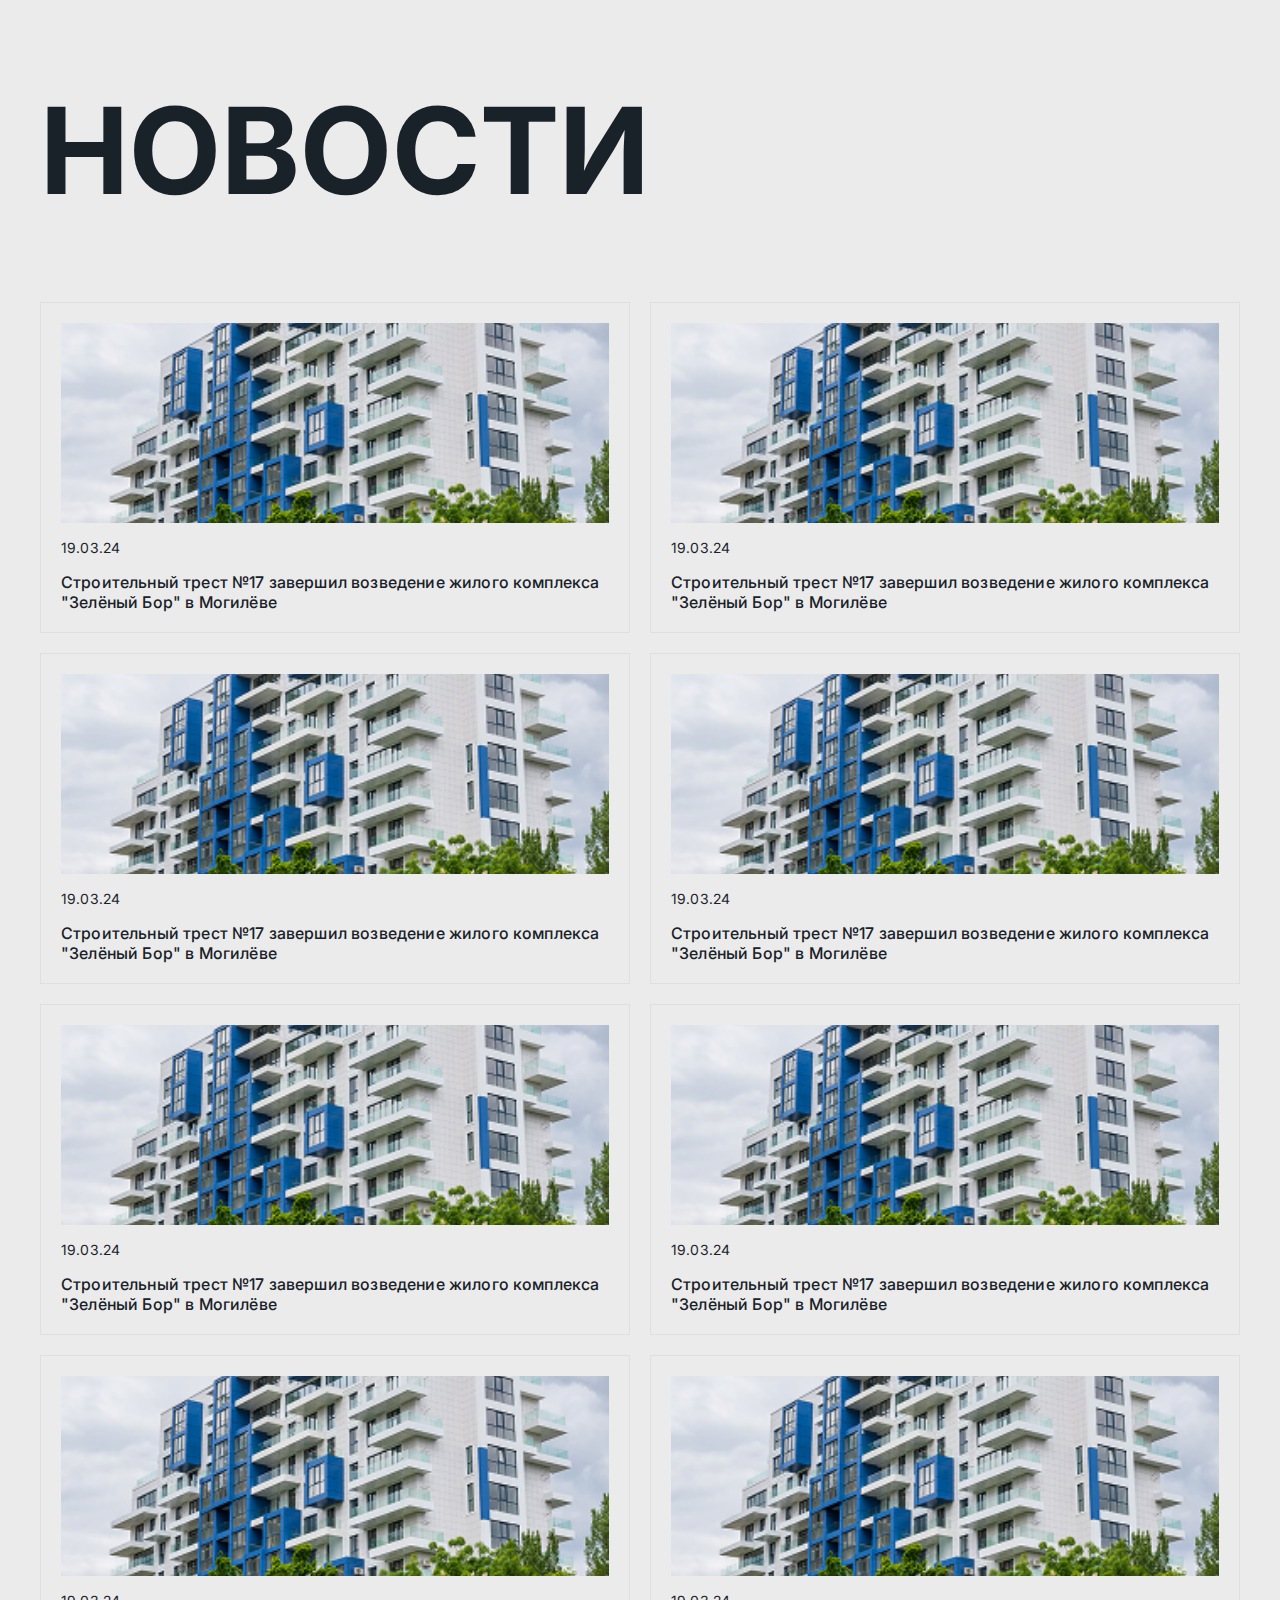
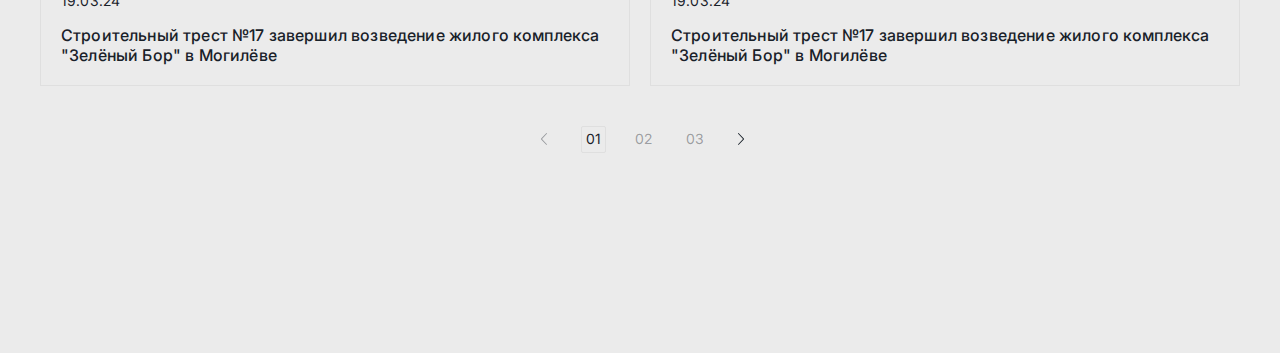
<file: news.html>
<!doctype html>
<html lang="en">
<head>
    <meta charset="UTF-8">
    <meta name="viewport"
          content="width=device-width, user-scalable=no, initial-scale=1.0, maximum-scale=1.0, minimum-scale=1.0">
    <meta http-equiv="X-UA-Compatible" content="ie=edge">
    <link rel="stylesheet" href="./styles.css">
    <title>Document</title>
</head>
<body>
<section class="news-heading">
    <div class="content">
        <h1>Новости</h1>
    </div>
</section>
<section class="news">
    <div class="content">
        <div class="news-list">
            <a href="#" class="news-item">
                <div class="img">
                    <img src="./assets/images/news.png" alt="news-image">
                </div>
                <span>19.03.24</span>
                <p>Строительный трест №17 завершил возведение жилого комплекса "Зелёный Бор" в Могилёве</p>
            </a>
            <a href="#" class="news-item">
                <div class="img">
                    <img src="./assets/images/news.png" alt="news-image">
                </div>
                <span>19.03.24</span>
                <p>Строительный трест №17 завершил возведение жилого комплекса "Зелёный Бор" в Могилёве</p>
            </a>
            <a href="#" class="news-item">
                <div class="img">
                    <img src="./assets/images/news.png" alt="news-image">
                </div>
                <span>19.03.24</span>
                <p>Строительный трест №17 завершил возведение жилого комплекса "Зелёный Бор" в Могилёве</p>
            </a>
            <a href="#" class="news-item">
                <div class="img">
                    <img src="./assets/images/news.png" alt="news-image">
                </div>
                <span>19.03.24</span>
                <p>Строительный трест №17 завершил возведение жилого комплекса "Зелёный Бор" в Могилёве</p>
            </a>
            <a href="#" class="news-item">
                <div class="img">
                    <img src="./assets/images/news.png" alt="news-image">
                </div>
                <span>19.03.24</span>
                <p>Строительный трест №17 завершил возведение жилого комплекса "Зелёный Бор" в Могилёве</p>
            </a>
            <a href="#" class="news-item">
                <div class="img">
                    <img src="./assets/images/news.png" alt="news-image">
                </div>
                <span>19.03.24</span>
                <p>Строительный трест №17 завершил возведение жилого комплекса "Зелёный Бор" в Могилёве</p>
            </a>
            <a href="#" class="news-item">
                <div class="img">
                    <img src="./assets/images/news.png" alt="news-image">
                </div>
                <span>19.03.24</span>
                <p>Строительный трест №17 завершил возведение жилого комплекса "Зелёный Бор" в Могилёве</p>
            </a>
            <a href="#" class="news-item">
                <div class="img">
                    <img src="./assets/images/news.png" alt="news-image">
                </div>
                <span>19.03.24</span>
                <p>Строительный трест №17 завершил возведение жилого комплекса "Зелёный Бор" в Могилёве</p>
            </a>
        </div>
        <div class="pagination">
            <ul>
                <li>
                    <svg xmlns="http://www.w3.org/2000/svg" width="16" height="16" viewBox="0 0 16 16" fill="none">
                        <path fill-rule="evenodd" clip-rule="evenodd" d="M10.8712 13.8625C10.6995 14.0458 10.4212 14.0458 10.2495 13.8625L5.1717 8.44246C4.94277 8.1981 4.94277 7.80191 5.1717 7.55754L10.2495 2.13745C10.4212 1.95418 10.6995 1.95418 10.8712 2.13745C11.0429 2.32073 11.0429 2.61787 10.8712 2.80114L6.00072 8L10.8712 13.1989C11.0429 13.3821 11.0429 13.6793 10.8712 13.8625Z" fill="#192129" fill-opacity="0.4"/>
                    </svg>
                </li>
                <li class="active">01</li>
                <li>02</li>
                <li>03</li>
                <li>
                    <svg xmlns="http://www.w3.org/2000/svg" width="6" height="12" viewBox="0 0 6 12" fill="none">
                        <path fill-rule="evenodd" clip-rule="evenodd" d="M0.128773 11.8625C0.300469 12.0458 0.578843 12.0458 0.75054 11.8625L5.8283 6.44246C6.05723 6.1981 6.05723 5.80191 5.8283 5.55754L0.75054 0.137454C0.578844 -0.0458179 0.300469 -0.0458179 0.128773 0.137454C-0.0429236 0.320725 -0.0429236 0.617867 0.128773 0.801139L4.99928 6L0.128773 11.1989C-0.0429235 11.3821 -0.0429236 11.6793 0.128773 11.8625Z" fill="#192129"/>
                    </svg>
                </li>
            </ul>

        </div>
    </div>
</section>
</body>
</html>
</file>
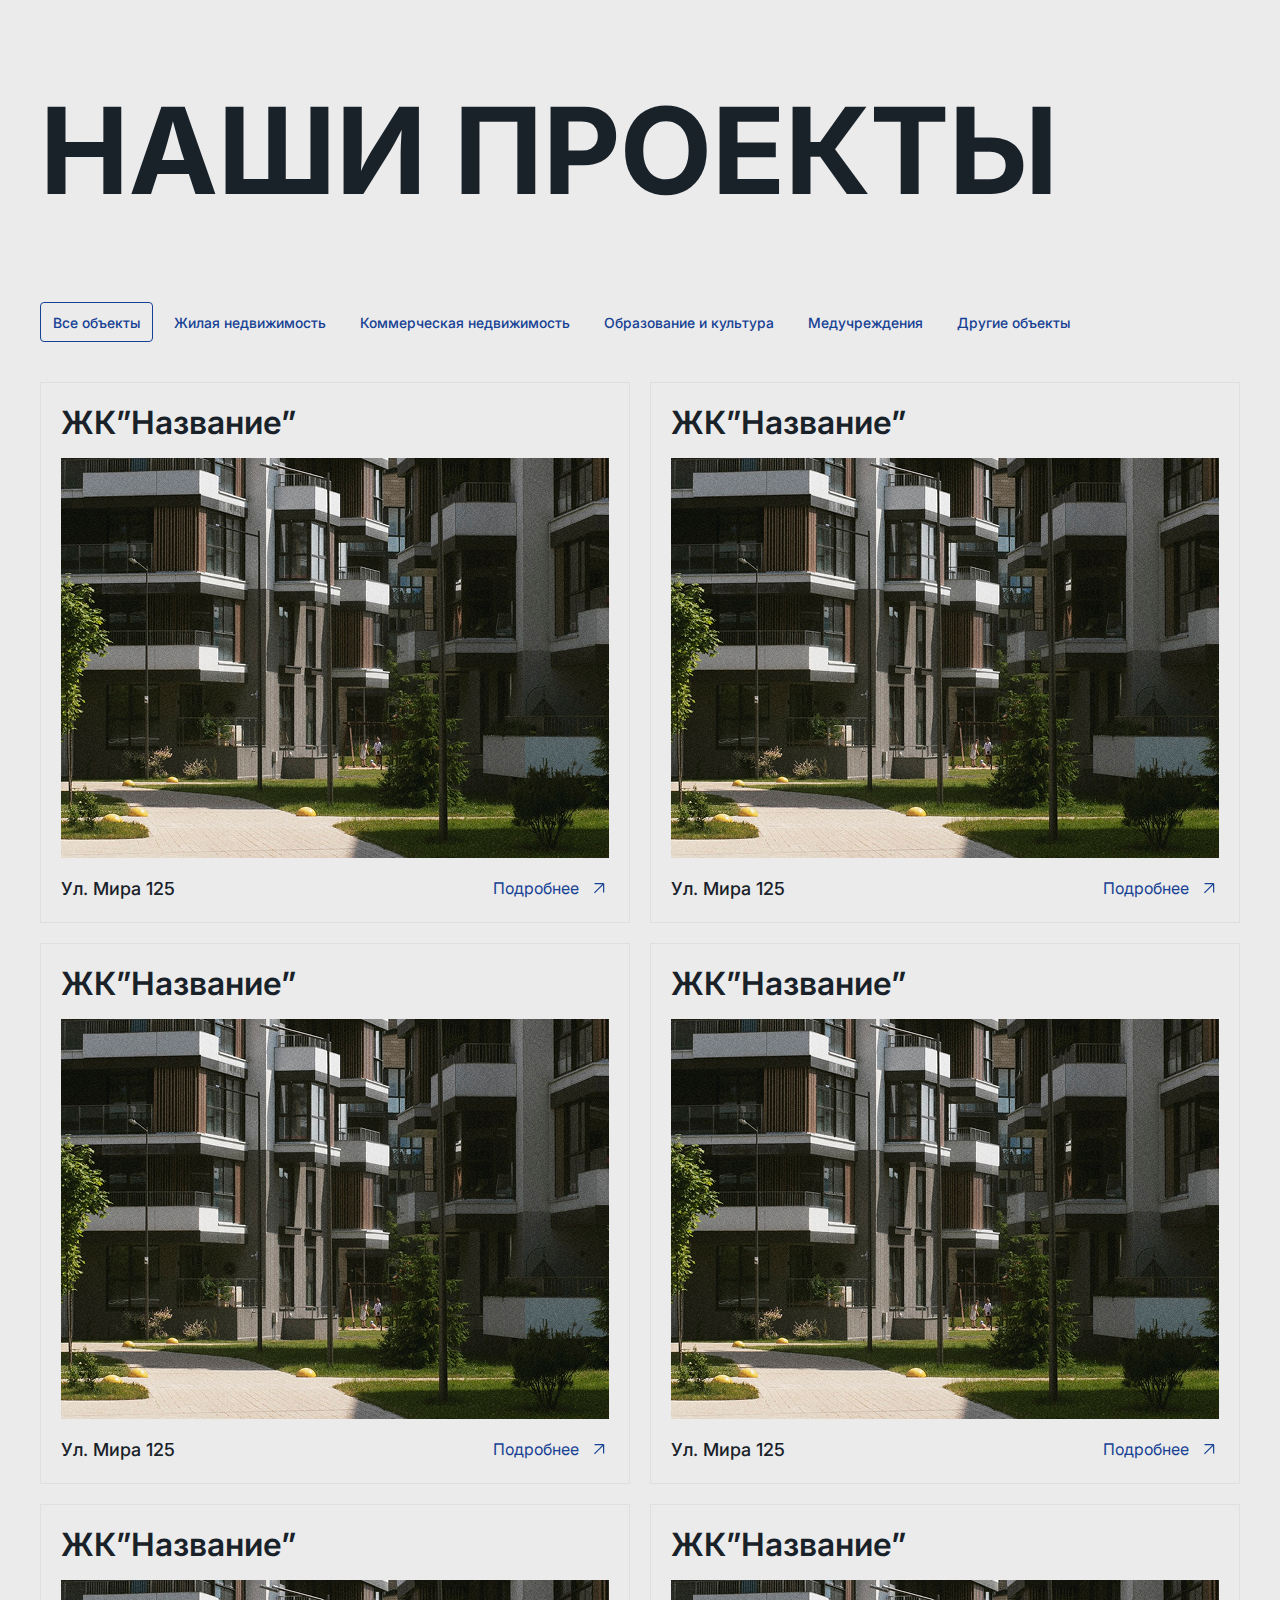
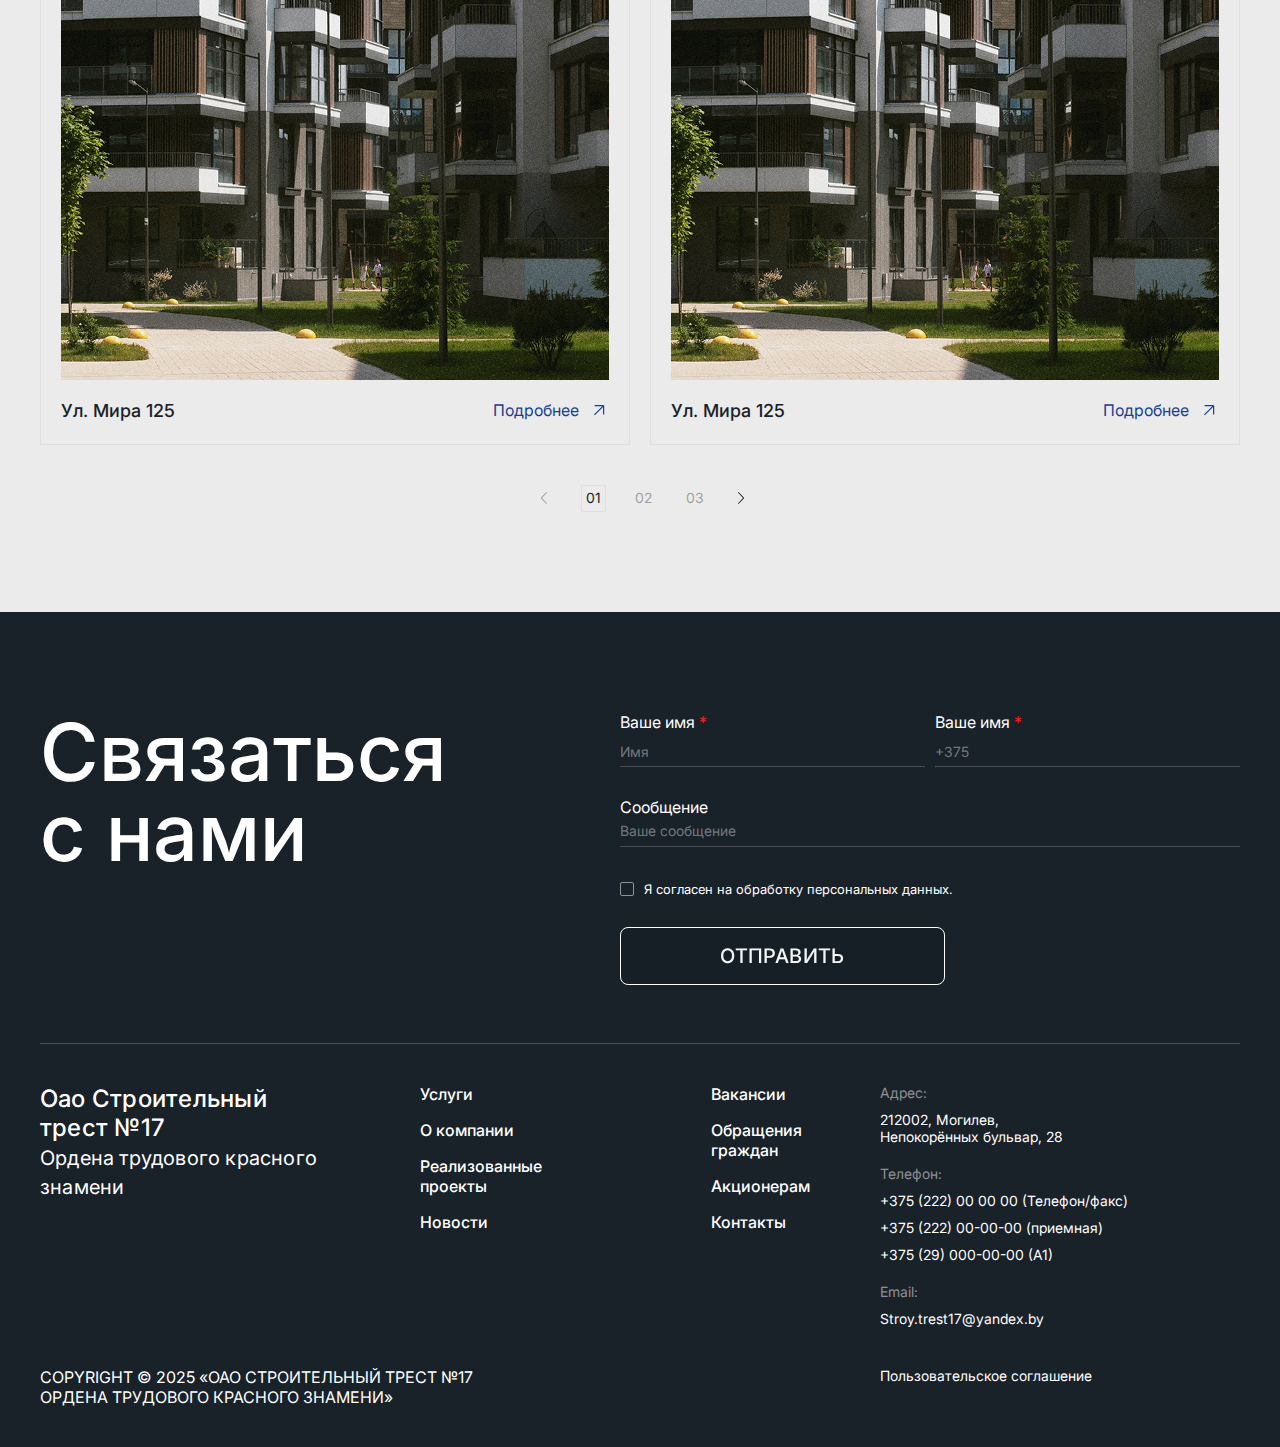
<file: projects.html>
<!doctype html>
<html lang="en">
<head>
    <meta charset="UTF-8">
    <meta name="viewport"
          content="width=device-width, user-scalable=no, initial-scale=1.0, maximum-scale=1.0, minimum-scale=1.0">
    <meta http-equiv="X-UA-Compatible" content="ie=edge">
    <link rel="stylesheet" href="styles.css">
    <title>Document</title>
</head>
<body>
    <section class="projects-heading">
        <div class="content">
            <h1>Наши проекты</h1>
        </div>
    </section>
    <section class="real-estate">
        <div class="content">
            <div class="projects-filter">
                <ul>
                    <li class="active">Все объекты</li>
                    <li>Жилая недвижимость</li>
                    <li>Коммерческая недвижимость</li>
                    <li>Образование и культура</li>
                    <li>Медучреждения</li>
                    <li>Другие объекты</li>
                </ul>
            </div>
            <div class="services-wrap">
                <div class="services">
                    <p data-current="0">Все объекты</p>
                </div>
                <ul class="services-list">
                    <li data-value="0">Все объекты</li>
                    <li data-value="1">Жилая недвижимость</li>
                    <li data-value="2">Коммерческая недвижимость</li>
                    <li data-value="3">Образование и культура</li>
                    <li data-value="4">Медучреждения</li>
                    <li data-value="5">Другие объекты</li>
                </ul>
            </div>
            <div class="real-estate-cards">
                <div class="real-estate-card">
                    <p>ЖК”Название”</p>
                    <div class="img">
                        <img src="./assets/images/real-estate-image.png" alt="real-estate-image">
                    </div>
                    <div class="real-estate-info">
                        <span class="location">Ул. Мира 125</span>
                        <a href="#" class="more-link"><span>Подробнее</span></a>
                    </div>
                </div>
                <div class="real-estate-card">
                    <p>ЖК”Название”</p>
                    <div class="img">
                        <img src="./assets/images/real-estate-image.png" alt="real-estate-image">
                    </div>
                    <div class="real-estate-info">
                        <span class="location">Ул. Мира 125</span>
                        <a href="#" class="more-link"><span>Подробнее</span></a>
                    </div>
                </div>
                <div class="real-estate-card">
                    <p>ЖК”Название”</p>
                    <div class="img">
                        <img src="./assets/images/real-estate-image.png" alt="real-estate-image">
                    </div>
                    <div class="real-estate-info">
                        <span class="location">Ул. Мира 125</span>
                        <a href="#" class="more-link"><span>Подробнее</span></a>
                    </div>
                </div>
                <div class="real-estate-card">
                    <p>ЖК”Название”</p>
                    <div class="img">
                        <img src="./assets/images/real-estate-image.png" alt="real-estate-image">
                    </div>
                    <div class="real-estate-info">
                        <span class="location">Ул. Мира 125</span>
                        <a href="#" class="more-link"><span>Подробнее</span></a>
                    </div>
                </div>
                <div class="real-estate-card">
                    <p>ЖК”Название”</p>
                    <div class="img">
                        <img src="./assets/images/real-estate-image.png" alt="real-estate-image">
                    </div>
                    <div class="real-estate-info">
                        <span class="location">Ул. Мира 125</span>
                        <a href="#" class="more-link"><span>Подробнее</span></a>
                    </div>
                </div>
                <div class="real-estate-card">
                    <p>ЖК”Название”</p>
                    <div class="img">
                        <img src="./assets/images/real-estate-image.png" alt="real-estate-image">
                    </div>
                    <div class="real-estate-info">
                        <span class="location">Ул. Мира 125</span>
                        <a href="#" class="more-link"><span>Подробнее</span></a>
                    </div>
                </div>
            </div>
            <div class="pagination">
                <ul>
                    <li>
                        <svg xmlns="http://www.w3.org/2000/svg" width="16" height="16" viewBox="0 0 16 16" fill="none">
                            <path fill-rule="evenodd" clip-rule="evenodd" d="M10.8712 13.8625C10.6995 14.0458 10.4212 14.0458 10.2495 13.8625L5.1717 8.44246C4.94277 8.1981 4.94277 7.80191 5.1717 7.55754L10.2495 2.13745C10.4212 1.95418 10.6995 1.95418 10.8712 2.13745C11.0429 2.32073 11.0429 2.61787 10.8712 2.80114L6.00072 8L10.8712 13.1989C11.0429 13.3821 11.0429 13.6793 10.8712 13.8625Z" fill="#192129" fill-opacity="0.4"/>
                        </svg>
                    </li>
                    <li class="active">01</li>
                    <li>02</li>
                    <li>03</li>
                    <li>
                        <svg xmlns="http://www.w3.org/2000/svg" width="6" height="12" viewBox="0 0 6 12" fill="none">
                            <path fill-rule="evenodd" clip-rule="evenodd" d="M0.128773 11.8625C0.300469 12.0458 0.578843 12.0458 0.75054 11.8625L5.8283 6.44246C6.05723 6.1981 6.05723 5.80191 5.8283 5.55754L0.75054 0.137454C0.578844 -0.0458179 0.300469 -0.0458179 0.128773 0.137454C-0.0429236 0.320725 -0.0429236 0.617867 0.128773 0.801139L4.99928 6L0.128773 11.1989C-0.0429235 11.3821 -0.0429236 11.6793 0.128773 11.8625Z" fill="#192129"/>
                        </svg>
                    </li>
                </ul>

            </div>
        </div>
    </section>
    <footer class="footer">
        <div class="content">
            <div class="footer-form-row">
                <p class="footer-form-row-title">Связаться<br>
                    с нами</p>

                <form action="#">
                    <div class="form-row ">
                        <div class="form-item">
                            <p>Ваше имя <span>*</span></p>
                            <input placeholder="Имя" type="text">
                        </div>
                        <div class="form-item">
                            <p>Ваше имя <span>*</span></p>
                            <input placeholder="+375" type="tel">
                        </div>
                    </div>
                    <div class="form-row">
                        <div class="form-item-textarea">
                            <p>Сообщение</p>
                            <textarea placeholder="Ваше сообщение"></textarea>
                        </div>
                    </div>
                    <div class="checkbox-container">
                        <label class="custom-checkbox">
                            <input class="hidden-checkbox" type="checkbox">
                            <span class="checkbox">
                                        <svg class="checkmark" xmlns="http://www.w3.org/2000/svg" width="24" height="24" viewBox="0 0 24 24"><path fill="#ffffff" d="M20.285 2l-11.285 11.567-5.286-5.011-3.714 3.716 9 8.728 15-15.285z"/></svg>
                                    </span>
                            <span>Я согласен на обработку персональных данных.</span>
                        </label>
                    </div>
                    <button class="white-bordered-btn">Отправить</button>
                </form>
            </div>
            <div class="divider"></div>
            <div class="footer-info-row">
                <div class="footer-info-inner">
                    <p class="footer-info-row-title">Оао Cтроительный трест №17<br>
                        <span>Ордена трудового красного знамени</span></p>
                    <div class="footer-info-nav">
                        <ul>
                            <li><a href="#">Услуги</a></li>
                            <li><a href="#">О компании</a></li>
                            <li><a href="#">Реализованные проекты</a></li>
                            <li><a href="#">Новости</a></li>
                        </ul>
                        <ul>
                            <li><a href="#">Вакансии</a></li>
                            <li><a href="#">Обращения граждан</a></li>
                            <li><a href="#">Акционерам</a></li>
                            <li><a href="#">Контакты</a></li>
                        </ul>
                    </div>
                </div>
                <div class="footer-contacts">
                    <div class="footer-contacts-item">
                        <p class="footer-contacts-item-title">Адрес:</p>
                        <span class="location">212002, Могилев,<br> Непокорённых бульвар, 28</span>
                    </div>
                    <div class="footer-contacts-item">
                        <p class="footer-contacts-item-title">Телефон:</p>
                        <a href="#"> +375 (222) 00 00 00 (Телефон/факс)</a>
                        <a href="#">+375 (222) 00-00-00 (приемная)</a>
                        <a href="#">+375 (29) 000-00-00 (A1)</a>
                    </div>
                    <div class="footer-contacts-item">
                        <p class="footer-contacts-item-title">Email:</p>
                        <a href="mailto:Stroy.trest17@yandex.by">Stroy.trest17@yandex.by</a>
                    </div>
                </div>
            </div>
            <div class="copy-row">
                <p class="copy">
                    Copyright © 2025 «Оао строительный трест №17 <br>
                    ордена трудового красного знамени»
                </p>
                <a href="#">Пользовательское соглашение</a>
            </div>
        </div>
    </footer>
    <script src="./swiper-bundle.min.js"></script>
    <script src="./script.js"></script>
</body>
</html>
</file>
<file: styles.css>
* {
    box-sizing: border-box;
    margin: 0;
    padding: 0;
    transition: .3s ease;
}
a {
    text-decoration: none;
}
ul , li {
    list-style: none;
    padding: 0;
    margin: 0;
}
@font-face {
    font-family: "Inter";
    src: url(./assets/fonts/Inter_18pt-Thin.ttf) format("truetype");
    font-weight: 300;
    font-style: normal;
    font-display: swap;
}
@font-face {
    font-family: "Inter";
    src: url(./assets/fonts/Inter_18pt-Regular.ttf) format("truetype");
    font-weight: 400;
    font-style: normal;
    font-display: swap;
}
@font-face {
    font-family: "Inter";
    src: url(./assets/fonts/Inter_18pt-Medium.ttf) format("truetype");
    font-weight: 500;
    font-style: normal;
    font-display: swap;
}
@font-face {
    font-family: "Inter";
    src: url(./assets/fonts/Inter_18pt-SemiBold.ttf) format("truetype");
    font-weight: 600;
    font-style: normal;
    font-display: swap;
}
@font-face {
    font-family: "Inter";
    src: url(./assets/fonts/Inter_18pt-Bold.ttf) format("truetype");
    font-weight: 700;
    font-style: normal;
    font-display: swap;
}

body {
    font-family: "Inter", sans-serif;
    margin: 0;
    padding: 0;
    font-size: 16px;
    font-style: normal;
    font-weight: 400;
    line-height: normal;
    position: relative;
    transition: 0.3s ease;
    display: flex;
    flex-direction: column;
    min-height: 100vh;
    background: #EBEBEB;
    width: 100vw;
    overflow-x: hidden;
}
.content {
    max-width: calc(1520px + 40px * 2);
    padding: 0 40px;
    margin: 0 auto;
    width: 100%;
    @media (max-width: 1024px) {
        max-width: calc(1520px + 20px * 2);
        padding: 0 20px;
    }
    @media (max-width: 768px) {
        max-width: calc(1520px + 16px * 2);
        padding: 0 16px;
    }
}
html {
    scroll-behavior: smooth;
}
.header {
    position: fixed;
    top: 0;
    left: 0;
    width: 100%;
    background: rgba(25, 33, 41, 0.50);
    backdrop-filter: blur(7.5px);
    padding: 16px 0;
    z-index: 10;
    .content {
        display: flex;
        gap: 40px;
        align-items: center;
        @media (max-width: 1200px) {
            gap: 30px;
        }
        a {
            @media (max-width: 1024px) {
                svg {
                    width: 39px;
                    height: 39px;
                }
            }
        }
        ul {
            display: flex;
            align-items: center;
            gap: 24px;
            @media (max-width: 1200px) {
                gap: 20px;
            }
            @media (max-width: 1024px) {
                display: none;
            }
            li {
                a {
                    color: #FFF;
                    font-family: Inter;
                    font-size: 16px;
                    font-style: normal;
                    font-weight: 500;
                    line-height: normal;
                    letter-spacing: 0.16px;
                    display: inline-flex;
                    padding: 4px;
                    justify-content: center;
                    align-items: center;
                    gap: 10px;
                    border-radius: 4px;
                    border: 1px solid transparent;
                    @media (max-width: 1200px) {
                        font-size: 14px;
                    }
                    &.active {
                        border: 1px solid #FFF;
                    }
                    &:hover {
                        border: 1px solid #FFF;
                    }
                }
            }
        }
        .header-controls {
            display: flex;
            align-items: center;
            gap: 24px;
            margin-left: auto;
            .burger-btn {
                position: relative;
                width: 30px;
                height: 30px;
                display: none;
                @media (max-width:1024px) {
                    display: block;
                }

                &.active  .menu__btn > span {
                    transform: rotate(45deg);
                }
                &.active  .menu__btn > span::before {
                    top: 0;
                    transform: rotate(0deg);
                }
                &.active  .menu__btn > span::after {
                    top: 0;
                    transform: rotate(90deg);
                }
                .menu__btn {
                    position: absolute;
                    top: 0;
                    left: 0;
                    width: 26px;
                    height: 26px;
                    cursor: pointer;
                    z-index: 10;
                    transform: translateY(50%);
                }
                .menu__btn > span,
                .menu__btn > span::before,
                .menu__btn > span::after {
                    display: block;
                    position: absolute;
                    width: 100%;
                    height: 2px;
                    background-color: #fff;
                    transition-duration: .25s;
                }
                .menu__btn > span::before {
                    content: '';
                    top: -8px;
                }
                .menu__btn > span::after {
                    content: '';
                    top: 8px;
                }
            }
        }
    }

}
.burger-menu {
    position: absolute;
    top: 0;
    left: 0;
    width: 100%;
    height: 100vh;
    z-index: 9;
    padding: 100px 16px 16px ;
    background: #FFFFFF;
    top: -100vh;
    transition: .5s linear;
    &.open {
        top: 0;
        transition: .5s linear;
    }
    ul {
        display: flex;
        flex-direction: column;
        gap: 24px;
        li {
            a {
                color: #192129;
                font-family: Inter;
                font-size: 16px;
                font-style: normal;
                font-weight: 500;
                line-height: normal;
            }
        }
    }
}
.footer {
    padding: 100px 0 40px;
    background: #192129;
    @media (max-width: 1024px) {
        padding: 90px 0 40px;
    }
    @media (max-width: 768px) {
        padding: 60px 0 40px;
    }
    .content {
        display: flex;
        flex-direction: column;
        .footer-form-row {
            display: flex;
            align-items: flex-start;
            justify-content: space-between;
            gap: 20px;
            @media (max-width: 1024px) {
                gap: 70px;
            }
            @media (max-width: 768px) {
                flex-direction: column;
                gap: 24px;
            }
            .footer-form-row-title {
                color: #FFF;
                font-family: Inter;
                font-size: 80px;
                font-style: normal;
                font-weight: 500;
                line-height: 80px; /* 100% */
                @media (max-width: 1024px) {
                    font-size: 56px;
                    line-height: 56px;
                }
                @media (max-width: 768px) {
                    font-size: 34px;
                    line-height: 34px;
                }
            }
            form {
                display: flex;
                flex-direction: column;
                max-width: 620px;
                width: 100%;
                gap: 30px;
                @media (max-width: 768px) {
                    max-width: 100%;
                    width: 100%;
                }
                .form-row {
                    width: 100%;
                    display: flex;
                    gap: 10px;
                    @media (max-width: 768px) {
                        flex-direction: column;
                    }
                    .form-item {
                        display: flex;
                        width: calc((100% - 10px) / 2);
                        flex-direction: column;
                        gap: 5px;
                        @media (max-width: 768px) {
                            width: 100%;
                        }
                        p {
                            color: #FFF;
                            font-family: Inter;
                            font-size: 16px;
                            font-style: normal;
                            font-weight: 400;
                            line-height: normal;
                            span {
                                color: #FF1D1D;
                                font-family: Inter;
                                font-size: 16px;
                                font-style: normal;
                                font-weight: 400;
                                line-height: normal;
                            }
                        }
                        input {
                            border: none;
                            border-bottom:1px solid rgba(255, 255, 255, 0.20);
                            padding: 5px 0;
                            background: transparent;
                            outline: none;
                            color: rgba(255, 255, 255, 0.40);
                            font-family: Inter;
                            font-size: 14px;
                            height: 30px;
                            &::placeholder {
                                color: rgba(255, 255, 255, 0.40);
                                font-family: Inter;
                                font-size: 14px;
                                font-style: normal;
                                font-weight: 400;
                                line-height: normal;
                            }
                        }
                    }
                    .form-item-textarea {
                        width: 100%;
                        flex-direction: column;
                        gap: 5px;
                        p {
                            color: #FFF;
                            font-family: Inter;
                            font-size: 16px;
                            font-style: normal;
                            font-weight: 400;
                            line-height: normal;
                            span {
                                color: #FF1D1D;
                                font-family: Inter;
                                font-size: 16px;
                                font-style: normal;
                                font-weight: 400;
                                line-height: normal;
                            }
                        }
                        textarea {
                            background: transparent;
                            outline: none;
                            border: none;
                            border-bottom:1px solid rgba(255, 255, 255, 0.20);
                            padding: 5px 0;
                            color: rgba(255, 255, 255, 0.40);
                            font-family: Inter;
                            font-size: 14px;
                            width: 100%;
                            height: 30px;
                            resize: none;
                            &::placeholder {
                                color: rgba(255, 255, 255, 0.40);
                                font-family: Inter;
                                font-size: 14px;
                                font-style: normal;
                                font-weight: 400;
                                line-height: normal;
                            }
                        }
                    }
                }
            }
        }
        .divider {
            width: 100%;
            height: 1px;
            background: rgba(255, 255, 255, 0.20);
            margin-top: 58px;
            margin-bottom: 40px;
            @media (max-width: 768px) {
                margin-top: 40px;
                margin-bottom: 24px;
            }
        }
        .footer-info-row {
            display: flex;
            justify-content: space-between;
            gap: 50px;
            @media (max-width: 768px) {
                flex-direction: column;
                gap: 24px;
            }
            .footer-info-inner {
                display: flex;
                gap: 100px;
                @media (max-width: 1024px) {
                    flex-direction: column;
                    gap: 40px;
                }
                @media (max-width: 768px) {
                    flex-direction: column;
                    gap: 24px;
                }
                .footer-info-row-title {
                    color: #FFF;
                    font-size: 24px;
                    font-style: normal;
                    font-weight: 500;
                    line-height: normal;
                    letter-spacing: 0.24px;
                    max-width: 280px;
                    @media (max-width: 768px) {
                        font-size: 20px;
                    }
                    span {
                        color: #FFF;
                        font-size: 20px;
                        font-style: normal;
                        font-weight: 400;
                        line-height: normal;
                        letter-spacing: 0.2px;
                        @media (max-width: 768px) {
                            font-size: 16px;
                        }
                    }
                }
                .footer-info-nav {
                    display: flex;
                    gap: 150px;
                    @media (max-width: 1200px) {
                        gap: 70px;
                    }
                    @media (max-width: 768px) {
                        gap:16px;
                        justify-content: space-between;
                    }
                    ul {
                        display: flex;
                        flex-direction: column;
                        gap: 16px;
                        li {
                            a {
                                color: #FFF;
                                text-align: center;
                                font-size: 16px;
                                font-style: normal;
                                font-weight: 500;
                                line-height: normal;
                                @media (max-width: 768px) {
                                    font-size: 14px;
                                }
                            }
                        }
                    }
                }
            }
            .footer-contacts {
                display: flex;
                flex-direction: column;
                gap: 20px;
                min-width: 360px;
                @media (max-width: 1200px) {
                    min-width: 300px;
                }
                .footer-contacts-item {
                    display: flex;
                    flex-direction: column;
                    gap: 10px;
                    .footer-contacts-item-title{
                        color: rgba(255, 255, 255, 0.50);
                        font-family: Inter;
                        font-size: 14px;
                        font-style: normal;
                        font-weight: 400;
                        line-height: normal;
                    }
                    span {
                        color: #FFF;
                        font-family: Inter;
                        font-size: 14px;
                        font-style: normal;
                        font-weight: 400;
                        line-height: normal;
                    }
                    a {
                        color: #FFF;
                        font-family: Inter;
                        font-size: 14px;
                        font-style: normal;
                        font-weight: 400;
                        line-height: normal;
                    }
                }
            }
        }
        .copy-row {
            display: flex;
            gap: 20px;
            margin-top: 40px;
            justify-content: space-between;
            @media (max-width: 768px) {
                flex-direction: column;
                gap: 24px;
                margin-top: 24px;
            }
            p{
                color: #FFF;
                font-family: Inter;
                font-size: 16px;
                font-style: normal;
                font-weight: 400;
                line-height: normal;
                text-transform: uppercase;
                @media (max-width: 1024px) {
                    font-size: 15px;
                }
                @media (max-width: 768px) {
                    font-size: 12px;
                }
            }
            a{
                color: #FFF;
                font-family: Inter;
                font-size: 14px;
                font-style: normal;
                font-weight: 400;
                line-height: normal;
                min-width: 360px;
                @media (max-width: 1200px) {
                    min-width: 300px;
                }
                @media (max-width: 768px) {
                    font-size: 12px;
                }
            }
        }
    }
}
.custom-checkbox {
    display: flex;
    align-items: center;
    flex-shrink: 0;
    cursor: pointer;
}

.custom-checkbox .checkbox {
    margin-right: 10px;
    flex-shrink: 0;
}

.custom-checkbox input {
    appearance: none;
    -moz-appearance: none;
    -webkit-appearance: none;
    position: absolute;
}

.checkbox {
    position: relative;
    width: 14px;
    height: 14px;
    border: 1px solid #8E9293;
    border-radius: 2px;
    @media (max-width: 768px) {
        width: 13px;
        height: 13px;
    }
}
.custom-checkbox span {
    color: #FFF;
    font-family: Inter;
    font-size: 13px;
    font-style: normal;
    font-weight: 400;
    line-height: normal;
    @media (max-width: 768px) {
        font-size: 13px;
    }
}
.checkmark {
    position: absolute;
    top: 50%;
    left: 50%;
    transform: translate(-50%, -50%);
    width: 80%;
    height: auto;
    display: none;
}
.custom-checkbox input:checked ~ .checkbox .checkmark {
    display: block;
}
.custom-checkbox input:checked ~ .checkbox {
    border: 1px solid #FFFFFF;
}


.white-bordered-btn {
    display: flex;
    width: 325px;
    padding: 16px;
    justify-content: center;
    align-items: center;
    gap: 16px;
    border-radius: 8px;
    border: 1px solid #FFF;
    background: rgba(0, 0, 0, 0.05);
    backdrop-filter: blur(12.449999809265137px);
    color: #F3F5F6;
    font-family: Inter;
    font-size: 20px;
    font-style: normal;
    font-weight: 500;
    line-height: normal;
    letter-spacing: 0.4px;
    text-transform: uppercase;
    cursor: pointer;
    outline: none;
    @media (max-width: 1024px) {
        font-size: 16px;
    }
    &:hover {
        border-radius: 8px;
        border: 1px solid #FFF;
        background: rgba(0, 0, 0, 0.50);
        backdrop-filter: blur(12.449999809265137px);
    }
}
.blue-bordered-btn {
    cursor: pointer;
    outline: none;
    display: flex;
    padding: 4px 16px;
    align-items: center;
    gap: 11px;
    border-radius: 4px;
    border: 1px solid #164194;
    color: #164194;
    font-family: Inter;
    font-size: 16px;
    font-style: normal;
    font-weight: 400;
    line-height: normal;
    @media (max-width: 768px) {
        padding: 4px 12px;
        font-size: 14px;
    }
    &:hover {
        border-radius: 4px;
        border: 1px solid #164194;
        background: #164194;
        color: #fff;
    }
}
.section-head-row {
    display: flex;
    justify-content: space-between;
    align-items: center;
    gap: 20px;
    h2 {
        color: #192129;
        font-family: Inter;
        font-size: 20px;
        font-style: normal;
        font-weight: 600;
        line-height: normal;
        display: flex;
        align-items: center;
        gap: 10px;
        @media (max-width: 1024px) {
            font-size: 18px;
        }
        &::before {
            content: url("data:image/svg+xml,%3Csvg xmlns='http://www.w3.org/2000/svg' width='15' height='15' viewBox='0 0 15 15' fill='none'%3E%3Cpath d='M0 7L15 0V15H0V7Z' fill='%23164194'/%3E%3C/svg%3E");
            display: block;
        }
    }
}
.more-link {
    display: flex;
    gap: 11px;
    align-items: center;
    &:hover {
        span {
            text-decoration: underline;
        }
    }
    span {
        color: #164194;
        font-family: Inter;
        font-size: 16px;
        font-style: normal;
        font-weight: 400;
        line-height: normal;
        @media (max-width: 1024px) {
            font-size: 14px;
        }
    }
    &::after {
        content: url("data:image/svg+xml,%3Csvg xmlns='http://www.w3.org/2000/svg' width='11' height='11' viewBox='0 0 11 11' fill='none'%3E%3Cpath d='M9.63265 0.599976L0.42429 9.80834M9.63265 0.599976L0.622887 0.599976M9.63265 0.599976V9.60973' stroke='%23164194' stroke-width='1.2'/%3E%3C/svg%3E");
        padding: 4px;
        display: block;
    }

}
.hero {
    height: 100vh;
    padding: 100px 0;
    background-image: url('./assets/images/hero-image.png');
    background-position: center;
    background-repeat: no-repeat;
    background-size: cover;
    display: flex;
    @media (max-width: 1024px) {
        padding: 95px 0;
    }
    .content {
        display: flex;
        flex-direction: column;
        justify-content: flex-end;
        gap: 40px;
        flex: 1;
        @media (max-width: 1024px) {
            gap: 30px;
        }
        h1 {
            color: #EBEBEB;
            font-family: Inter;
            font-size: 120px;
            font-style: normal;
            font-weight: 800;
            line-height: 90%; /* 108px */
            text-transform: uppercase;
            @media (max-width: 1024px) {
                font-size: 70px;
            }
            @media (max-width: 768px) {
                font-size: 37px;
            }
        }

    }
}
.real-estate {
    padding-top: 100px;
    @media (max-width: 1024px) {
        padding-top: 90px;
    }
    @media (max-width: 768px) {
        padding-top: 60px;
    }
    .content {
        display: flex;
        flex-direction: column;
        gap: 40px;
        @media (max-width: 1024px) {
            gap: 24px;
        }
        .real-estate-cards {
            display: flex;
            flex-wrap: wrap;
            gap: 20px;
            @media (max-width: 768px) {
                flex-direction: column;
                gap: 16px;
            }
            .real-estate-card {
                width: calc((100% - 20px) / 2);
                display: flex;
                flex-direction: column;
                border: 1px solid rgba(0, 0, 0, 0.05);
                padding: 20px;
                align-items: flex-start;
                gap: 16px;
                @media (max-width: 768px) {
                    width: 100%;
                    padding: 16px;
                }
                p {
                    color: #192129;
                    font-family: Inter;
                    font-size: 32px;
                    font-style: normal;
                    font-weight: 600;
                    line-height: normal;
                    @media (max-width: 1024px) {
                        font-size: 24px;
                    }
                    @media (max-width: 768px) {
                        font-size: 20px;
                    }
                }
                .img {
                    height: 400px;
                    width: 100%;
                    @media (max-width: 1024px) {
                        height: 210px;
                    }
                    @media (max-width: 768px) {
                        height: 200px;
                    }
                    img {
                        width: 100%;
                        height: 100%;
                        object-fit: cover;
                        object-position: center;
                    }
                }
                .real-estate-info {
                    display: flex;
                    align-items: center;
                    justify-content: space-between;
                    gap: 20px;
                    width: 100%;
                    .location {
                        color: #192129;
                        font-family: Inter;
                        font-size: 18px;
                        font-style: normal;
                        font-weight: 500;
                        line-height: normal;
                        @media (max-width: 1024px) {
                            font-size: 16px;
                        }
                    }
                }
            }
        }
    }
}
.about {
    padding-top: 100px;
    @media (max-width: 1024px) {
        padding-top: 90px;
    }
    @media (max-width: 768px) {
        padding-top: 60px;
    }
    .content {
        display: flex;
        flex-direction: column;
        gap: 40px;
        @media (max-width: 1024px) {
            gap: 24px;
        }
        .about-company-container {
            display: flex;
            gap: 20px;
            @media (max-width: 1024px) {
                flex-direction: column;
                gap: 16px;
            }
            .about-company-info {
                width: calc((100% - 20px) / 2);
                display: flex;
                flex-direction: column;
                gap: 16px;
                @media (max-width: 1024px) {
                    width: 100%;
                }
                .title{
                    color: #192129;
                    font-family: Inter;
                    font-size: 40px;
                    font-style: normal;
                    font-weight: 800;
                    line-height: normal;
                    letter-spacing: 0.4px;
                    @media (max-width: 1024px) {
                        font-size: 32px;
                    }
                    @media (max-width: 768px) {
                        font-size: 24px;
                    }
                }
                .subtitle {
                    color: #192129;
                    font-family: Inter;
                    font-size: 24px;
                    font-style: normal;
                    font-weight: 400;
                    line-height: normal;
                    @media (max-width: 1024px) {
                        font-size: 18px;
                    }
                }
                .description {
                    display: flex;
                    flex-direction: column;
                    gap: 20px;
                    span {
                        color: #192129;
                        font-family: Inter;
                        font-size: 16px;
                        font-style: normal;
                        font-weight: 400;
                        line-height: normal;
                        @media (max-width: 1024px) {
                            font-size: 15px;
                        }
                        @media (max-width: 768px) {
                            font-size: 14px;
                        }
                    }
                }
            }
            .about-company-numbers {
                width: calc((100% - 20px) / 2);
                display: flex;
                flex-direction: column;
                border: 1px solid rgba(0, 0, 0, 0.10);
                @media (max-width: 1024px) {
                    width: 100%;
                }
                .number-row {
                    display: flex;
                    gap: 20px;
                    @media (max-width: 768px) {
                        gap: 16px;
                    }
                    .vertical-divider {
                        width: 1px;
                        /*height: 100%;*/
                        background: rgba(0, 0, 0, 0.10);
                        flex-shrink: 0;
                    }
                }
                .number-card {
                    display: flex;
                    padding: 40px 20px;
                    flex-direction: column;
                    align-items: flex-start;
                    gap: 20px;
                    width: calc((100% - 1px) / 2);
                    @media (max-width: 768px) {
                        padding: 10px;
                    }
                    span {
                        color: #192129;
                        font-family: Inter;
                        font-size: 20px;
                        font-style: normal;
                        font-weight: 400;
                        line-height: normal;
                        @media (max-width: 1024px) {
                            font-size: 18px;
                        }
                        @media (max-width: 768px) {
                            font-size: 13px;
                        }
                        @media (max-width: 430px) {
                            max-width: 127px;
                        }
                    }
                    p {
                        color: #192129;
                        leading-trim: both;
                        text-edge: cap;
                        font-family: Inter;
                        font-size: 112px;
                        font-style: normal;
                        font-weight: 400;
                        line-height: normal;
                        @media (max-width: 1320px) {
                            font-size: 76px;
                        }
                        @media (max-width: 768px) {
                            font-size: 39px;
                        }

                    }
                }
                .row-divider {
                    height: 1px;
                    width: 100%;
                    background: rgba(0, 0, 0, 0.05);
                    flex-shrink: 0;
                }

            }
        }
    }
}
.services {
    padding-top: 100px;
    @media (max-width: 1024px) {
        padding-top: 90px;
    }
    @media (max-width: 768px) {
        padding-top: 60px;
    }
    .content {
        display: flex;
        flex-direction: column;
        gap: 40px;
        @media (max-width: 1024px) {
            gap: 24px;
        }
        .services-cards {
            display: flex;
            gap: 20px;
            @media (max-width: 768px) {
                flex-direction: column;
                gap: 16px;
            }
            .service-card {
                width: calc((100% - 20px) / 2);
                display: flex;
                flex-direction: column;
                border: 1px solid rgba(0, 0, 0, 0.05);
                padding: 20px;
                align-items: flex-start;
                gap: 16px;
                @media (max-width: 768px) {
                    width: 100%;
                    padding: 16px;
                }
                p {
                    color: #192129;
                    font-family: Inter;
                    font-size: 32px;
                    font-style: normal;
                    font-weight: 600;
                    line-height: normal;
                    @media (max-width: 1024px) {
                        font-size: 24px;
                    }
                    @media (max-width: 768px) {
                        font-size: 20px;
                    }
                }
                .img {
                    height: 400px;
                    width: 100%;
                    @media (max-width: 1024px) {
                        height: 210px;
                    }
                    @media (max-width: 768px) {
                        height: 200px;
                    }
                    img {
                        width: 100%;
                        height: 100%;
                        object-fit: cover;
                        object-position: center;
                    }
                }
            }

        }
    }
}
.partners {
    padding-top: 100px;
    @media (max-width: 1024px) {
        padding-top: 90px;
    }
    @media (max-width: 768px) {
        padding-top: 60px;
    }
    .content {
        display: flex;
        flex-direction: column;
        gap: 40px;
        @media (max-width: 1024px) {
            gap: 24px;
        }
        .partners-swiper-container {
            width: 100%;
            .partners-swiper {
                overflow-x: visible;
                .swiper-slide {
                    display: flex;
                    height: -webkit-fill-available;
                    .partners-card {
                        display: flex;
                        padding: 20px;
                        flex-direction: column;
                        align-items: center;
                        gap: 16px;
                        border: 1px solid rgba(0, 0, 0, 0.05);
                        flex: 1;
                        @media (max-width: 1024px) {
                            padding: 16px 8px;
                        }
                        span {
                            color: #192129;
                            text-align: center;
                            font-size: 14px;
                            font-style: normal;
                            font-weight: 400;
                            line-height: normal;
                            display: block;
                            max-width: 203px;
                            @media (max-width: 1024px) {
                                font-size: 13px;
                            }
                            @media (max-width: 768px) {
                                font-size: 12px;
                            }
                        }
                    }
                }
            }


        }
    }
}
.gallery {
    padding-top: 100px;
    @media (max-width: 1024px) {
        padding-top: 90px;
    }
    @media (max-width: 768px) {
        padding-top: 60px;
    }
    .content {
        display: flex;
        flex-direction: column;
        gap: 40px;
        @media (max-width: 1024px) {
            gap: 24px;
        }

    }
}
.gallery-swiper-container {
    display: flex;
    flex-direction: column;
    gap: 20px;

    .gallery-swiper {
        width: 100%;
        .swiper-slide {
            .gallery-item{
                border: 1px solid rgba(0, 0, 0, 0.05);
                display: flex;
                flex-direction: column;
                align-items: flex-start;
                gap: 16px;
                padding: 20px;
                align-self: stretch;
                width: 100%;
                .img {
                    height: 670px;
                    width: 100%;
                    @media (max-width: 1024px) {
                        height: 460px;
                    }
                    @media (max-width: 768px) {
                        height: 360px;
                    }
                    @media (max-width: 500px) {
                        height: 200px;
                    }
                    img {
                        width: 100%;
                        height: 100%;
                        object-fit: cover;
                        object-position: center;
                    }
                }
                span {
                    color: #192129;
                    font-family: Inter;
                    font-size: 20px;
                    font-style: normal;
                    font-weight: 500;
                    line-height: normal;
                    letter-spacing: 0.2px;
                    @media (max-width: 1024px) {
                        font-size: 18px;
                    }
                    @media (max-width: 768px) {
                        font-size: 16px;
                    }
                }
            }
        }
    }
    .gallery-nav {
        display: flex;
        justify-content: center;
        gap: 20px;
    }
}
.custom-swiper-button {
    cursor: pointer;
    &.swiper-button-disabled {
        svg path {
            stroke-opacity: .4;
        }
    }
    svg path {
        stroke: #192129;
    }
}
.news {
    padding-top: 100px;
    padding-bottom: 100px;
    @media (max-width: 1024px) {
        padding-top: 90px;
        padding-bottom: 90px;
    }
    @media (max-width: 768px) {
        padding-top: 60px;
        padding-bottom: 60px;
    }
    .content {
        display: flex;
        flex-direction: column;
        gap: 40px;
        @media (max-width: 1024px) {
            gap: 24px;
        }
        .news-list {
            display: flex;
            gap: 20px;
            flex-wrap: wrap;
            .news-item {
                display: flex;
                padding: 20px;
                flex-direction: column;
                align-items: flex-start;
                gap: 16px;
                border: 1px solid rgba(0, 0, 0, 0.05);
                width: calc((100% - 20px * 3 ) / 4);
                @media (max-width: 1300px) {
                    width: calc((100% - 20px ) / 2);
                }
                @media (max-width: 768px) {
                    width: 100%;
                }
                .img {
                    height: 200px;
                    width: 100%;
                    img {
                        width: 100%;
                        height: 100%;
                        object-fit: cover;
                        object-position: center;
                    }
                }
                span {
                    color: #192129;
                    font-family: Inter;
                    font-size: 14px;
                    font-style: normal;
                    font-weight: 400;
                    line-height: normal;
                    letter-spacing: 0.14px;
                }
                p{
                    color: #192129;
                    font-family: Inter;
                    font-size: 16px;
                    font-style: normal;
                    font-weight: 500;
                    line-height: normal;
                    letter-spacing: 0.16px;
                }
            }
        }
    }
;
}
.about-hero {
    height: 100vh;
    padding-bottom: 267px;
    background-image: url("./assets/images/about-hero.png");
    background-position: center;
    background-repeat: no-repeat;
    background-size: cover;
    display: flex;
    @media (max-width: 1024px) {
        padding-bottom: 165px;
    }
    @media (max-width: 768px) {
        padding-bottom: 104px;
    }
    .content {
        display: flex;
        flex-direction: column;
        justify-content: flex-end;
        gap: 40px;
        flex: 1;
        @media (max-width: 1024px) {
            gap: 30px;
        }
        h1 {
            color: #EBEBEB;
            font-family: Inter;
            font-size: 120px;
            font-style: normal;
            font-weight: 800;
            line-height: 90%;
            text-transform: uppercase;
            @media (max-width: 1024px) {
                font-size: 70px;
            }
            @media (max-width: 768px) {
                font-size: 37px;
            }
        }
    }
}
.about-today {
    padding-top: 50px;
    @media (max-width: 1024px) {
        padding-top: 90px;
    }
    @media (max-width: 768px) {
        padding-top: 60px;
    }
    .content {
        display: flex;
        gap: 20px;
        @media (max-width: 1024px) {
            flex-direction: column;
        }
        .about-today-column {
            display: flex;
            flex-direction: column;
            gap: 16px;
            width: calc((100% - 20px  ) / 2);
            @media (max-width: 1024px) {
                width: 100%;
                gap: 24px;
            }
            h2 {
                color: #192129;
                font-family: Inter;
                font-size: 20px;
                font-style: normal;
                font-weight: 600;
                line-height: normal;
                display: flex;
                align-items: center;
                gap: 10px;
                @media (max-width: 1024px) {
                    font-size: 18px;
                }
                &::before {
                    content: url("data:image/svg+xml,%3Csvg xmlns='http://www.w3.org/2000/svg' width='15' height='15' viewBox='0 0 15 15' fill='none'%3E%3Cpath d='M0 7L15 0V15H0V7Z' fill='%23164194'/%3E%3C/svg%3E");
                    display: block;
                }
            }
            span {
                color: #192129;
                font-family: Inter;
                font-size: 24px;
                font-style: normal;
                font-weight: 400;
                line-height: normal;
                @media (max-width: 1024px) {
                    font-size: 18px;
                }
            }
        }
    }
}
.about-numbers {
    padding-top: 100px;
    @media (max-width: 1024px) {
        padding-top: 90px;
    }
    @media (max-width: 768px) {
        padding-top: 60px;
    }
    .content {
        .about-numbers-container {
            display: grid;
            grid-template-columns: 1fr 1fr 1fr 1fr;
            border: 1px solid rgba(0, 0, 0, 0.10);
            @media (max-width: 1024px) {
                grid-template-columns: 1fr 1fr ;
            }
            .about-number {
                border-right: 1px solid rgba(0, 0, 0, 0.10);
                display: flex;
                padding: 40px 20px;
                flex-direction: column;
                justify-content: space-between;
                align-items: flex-start;
                align-self: stretch;
                gap: 20px;
                @media (max-width: 768px) {
                    padding: 10px;

                }
                &:last-child {
                    border-right: none;
                }
                &:first-child {
                    border-bottom: 1px solid rgba(0, 0, 0, 0.10);
                }
                &:nth-child(2) {
                    border-bottom: 1px solid rgba(0, 0, 0, 0.10);
                }
                span {
                    color: #192129;
                    font-family: Inter;
                    font-size: 20px;
                    font-style: normal;
                    font-weight: 400;
                    line-height: normal;
                    @media (max-width: 1024px) {
                        font-size: 18px;
                    }
                    @media (max-width: 768px) {
                        font-size: 13px;
                    }
                }
                p {
                    color: #192129;
                    leading-trim: both;
                    text-edge: cap;
                    font-family: Inter;
                    font-size: 112px;
                    font-style: normal;
                    font-weight: 400;
                    line-height: normal;
                    @media (max-width: 1360px) {
                        font-size: 76px;
                    }
                    @media (max-width: 768px) {
                        font-size: 39px;
                    }

                }
            }
        }
    }
}
.development {
    padding-top: 100px;
    @media (max-width: 1024px) {
        padding-top: 90px;
    }
    @media (max-width: 768px) {
        padding-top: 60px;
    }
    .content {
        display: flex;
        flex-direction: column;
        gap: 40px;
        @media (max-width: 1024px) {
            gap: 24px;
        }
        .development-row {
            p {
                max-width: 750px;
                color: #192129;
                font-family: Inter;
                font-size: 24px;
                font-style: normal;
                font-weight: 400;
                line-height: normal;
                @media (max-width: 1024px) {
                    font-size: 18px;
                }
                @media (max-width: 768px) {
                    font-size: 16px;
                }
            }
        }
    }
}
.history {
    padding-top: 100px;
    padding-bottom: 100px;
    @media (max-width: 1024px) {
        padding-top: 90px;
        padding-bottom: 90px;
    }
    @media (max-width: 768px) {
        padding-top: 60px;
        padding-bottom: 60px;
    }
    .content {
        display: flex;
        flex-direction: column;
        gap: 40px;
        @media (max-width: 1024px) {
            gap: 24px;
        }
        .history-container {
            padding: 24px 0;
            border-bottom: 1px solid #D9D9D9;
            border-top: 1px solid #D9D9D9;
            display: flex;
            flex-direction: column;
            gap: 24px;
            @media (max-width: 768px) {
                gap: 16px;
            }
            .divider {
                width: 100%;
                height: 1px;
                background: #D9D9D9;
                flex-shrink: 0;
            }
            .history-item {
                display: flex;
                gap: 20px;
                @media (max-width: 768px) {
                    flex-direction: column;
                }
                .history-item-heading {
                    display: flex;
                    gap: 20px;
                    @media (max-width: 1024px) {
                        flex-direction: column;
                        gap: 4px;
                    }
                }
                .date {
                    width: 365px;
                    flex-shrink: 0;
                    @media (max-width: 1300px) {
                        width: 280px;
                    }
                    @media (max-width: 768px) {
                        width: 100%;
                    }
                    span {
                        color: rgba(0, 0, 0, 0.40);
                        font-family: Inter;
                        font-size: 16px;
                        font-style: normal;
                        font-weight: 400;
                        line-height: normal;
                    }
                }
                .title {
                    width: 365px;
                    flex-shrink: 0;
                    @media (max-width: 1300px) {
                        width: 280px;
                    }
                    @media (max-width: 768px) {
                        width: 100%;
                    }
                    span {
                        color: #000;
                        font-family: Inter;
                        font-size: 20px;
                        font-style: normal;
                        font-weight: 600;
                        line-height: normal;
                        @media (max-width: 1024px) {
                            font-size: 18px;
                        }
                    }
                }
                .description {
                    flex: 1 ;
                    display: flex;
                    flex-direction: column;
                    gap: 20px;
                    span {
                        color: #000;
                        font-family: Inter;
                        font-size: 16px;
                        font-style: normal;
                        font-weight: 400;
                        line-height: normal;
                    }
                    ul {
                        display: flex;
                        flex-direction: column;
                        li {
                            display: flex;
                            gap: 5px;
                            align-items: center;
                            &::before {
                                content: '';
                                width: 5px;
                                height: 5px;
                                background: #000;
                                border-radius: 500px;
                                display: block;
                            }
                        }
                    }
                }
            }
        }
    }
}

.projects-heading {
    padding-top: 100px;
    @media (max-width: 1024px) {
        padding-top: 90px;
    }
    @media (max-width: 768px) {
        padding-top: 60px;
    }
    .content {
        h1 {
            color: #192129;
            font-family: Inter;
            font-size: 120px;
            font-style: normal;
            font-weight: 800;
            line-height: 85%; /* 102px */
            text-transform: uppercase;
            @media (max-width: 1200px) {
                font-size: 70px;
                line-height: 100%; /* 70px */
            }
            @media (max-width: 768px) {
                font-size: 37px;
                line-height: 100%; /* 70px */
            }
        }
    }
}
.projects-filter {
    display: flex;
    @media (max-width: 1024px) {
        display: none;
    }
    ul {
        display: flex;
        gap: 8px;
        li {
            display: flex;
            height: 40px;
            padding: 10px 12px;
            justify-content: center;
            align-items: center;
            gap: 10px;
            border-radius: 4px;
            border: 1px solid transparent;
            color: #164194;
            font-family: Inter;
            font-size: 14px;
            font-style: normal;
            font-weight: 500;
            line-height: normal;
            cursor: pointer;
            &:hover {
                border-radius: 4px;
                border: 1px solid #164194;
            }
            &.active {
                border: 1px solid #164194;
            }
        }

    }
}
.services-wrap {
    position: relative;
    display: none;
    @media (max-width: 1024px) {
        display: block;
    }
    .services {
        display: flex;
        height: 40px;
        padding: 10px 12px;
        align-items: center;
        gap: 10px;
        border-radius: 4px;
        border: 1px solid #164194;
        cursor: pointer;
        width: fit-content;

        p {
            display: flex;
            justify-content: space-between;
            gap: 10px;
            color: #164194;
            font-family: Inter;
            font-size: 14px;
            font-style: normal;
            font-weight: 500;
            line-height: normal;

            &::after {
                content: url("data:image/svg+xml,%3Csvg xmlns='http://www.w3.org/2000/svg' width='10' height='10' viewBox='0 0 10 10' fill='none'%3E%3Cpath d='M8.74414 3.125L5.35003 6.51911C5.27192 6.59722 5.14529 6.59722 5.06719 6.51911L1.67307 3.125' stroke='%23164194' stroke-width='1.2' stroke-linecap='round'/%3E%3C/svg%3E");
                display: block;
            }

        }
    }
    .services-list {
        position: absolute;
        top: 100%;
        left: 0;
        display: flex;
        border-radius: 8px;
        border-top: 1px solid #EBEAEF;
        background: #EBEBEB;
        box-shadow: 0 5px 20px 0 rgba(130, 115, 151, 0.30);
        max-width: 376px;
        width: 100%;
        flex-direction: column;
        padding: 16px;
        display: none;

        &.active {
            display: flex;
        }
        li {
            display: flex;
            height: 40px;
            padding: 10px 12px;
            align-items: center;
            gap: 10px;
            color: #164194;
            font-family: Inter;
            font-size: 14px;
            font-style: normal;
            font-weight: 500;
            line-height: normal;

            &:first-child {
                color: #164194;
                font-family: Inter;
                font-size: 14px;
                font-style: normal;
                font-weight: 500;
                line-height: normal;
                display: flex;
                justify-content: space-between;
            }
        }
    }
}
.pagination {
    padding-bottom: 100px;
    @media (max-width: 1024px) {
        padding-bottom: 90px;
    }
    @media (max-width: 768px) {
        padding-bottom: 60px;
    }
    display: flex;
    align-items: center;
    justify-content: center;
    ul {
        display: flex;
        gap: 24px;
        li {
            color: rgba(25, 33, 41, 0.40);
            text-align: center;
            font-family: Inter;
            font-size: 14px;
            font-style: normal;
            font-weight: 400;
            line-height: 120%; /* 16.8px */
            display: flex;
            padding: 4px;
            justify-content: center;
            align-items: center;
            gap: 10px;
            border: 1px solid transparent;
            cursor: pointer;
            &.active {
                border-radius: 2px;
                border: 1px solid #DFDFDF;
                color: #192129;
                text-align: center;
                font-family: Inter;
                font-size: 14px;
                font-style: normal;
                font-weight: 400;
                line-height: 120%; /* 16.8px */
            }
            &:hover {
                border-radius: 2px;
                border: 1px solid #DFDFDF;
                color: #192129;
                text-align: center;
                font-family: Inter;
                font-size: 14px;
                font-style: normal;
                font-weight: 400;
                line-height: 120%; /* 16.8px */
            }
        }
    }
}
.news-heading {
    padding-top: 100px;
    @media (max-width: 1024px) {
        padding-top: 90px;
    }
    @media (max-width: 768px) {
        padding-top: 60px;
    }
    .content {
        h1 {
            color: #192129;
            font-family: Inter;
            font-size: 120px;
            font-style: normal;
            font-weight: 800;
            line-height: 85%; /* 102px */
            text-transform: uppercase;
            @media (max-width: 1200px) {
                font-size: 70px;
                line-height: 100%; /* 70px */
            }
            @media (max-width: 768px) {
                font-size: 37px;
                line-height: 100%; /* 70px */
            }
        }
    }
}

.contacts-heading {
    padding-top: 180px;
    @media (max-width: 1024px) {
        padding-top: 130px;
    }
    @media (max-width: 768px) {
        padding-top: 110px;
    }
    .content {
        h1 {
            color: #192129;
            font-family: Inter;
            font-size: 120px;
            font-style: normal;
            font-weight: 800;
            line-height: 85%; /* 102px */
            text-transform: uppercase;
            @media (max-width: 1200px) {
                font-size: 70px;
                line-height: 100%; /* 70px */
            }
            @media (max-width: 768px) {
                font-size: 37px;
                line-height: 100%; /* 70px */
            }
        }
    }
}
.contacts {
    padding: 80px 0 100px;
    @media (max-width: 1024px) {
        padding: 0 0 90px;
    }
    @media (max-width: 768px) {
        padding: 0 0 60px;
    }
    .content {
        display: flex;
        gap: 20px;
        padding-top: 100px;
        @media (max-width: 1140px) {
            flex-direction: column;
            gap: 40px;
        }
        @media (max-width: 1024px) {
            padding-top: 90px;
        }
        @media (max-width: 768px) {
            padding-top: 60px;
        }
        .contacts-row {
            display: flex;
            flex-direction: column;
            gap: 24px;
            width: calc((100% - 20px)/2);
            @media (max-width: 1140px) {
                width: 100%;
            }
            h2 {
                color: #192129;
                font-family: Inter;
                font-size: 40px;
                font-style: normal;
                font-weight: 400;
                line-height: 85%; /* 34px */
                text-transform: uppercase;
                @media (max-width: 1024px) {
                    font-size: 30px;
                }
            }
            .divider {
                width: 100%;
                height: 1px;
                background: rgba(25, 33, 41, 0.20);
            }
            .contacts-items {
                display: flex;
                gap: 20px;
                @media (max-width: 768px) {
                    flex-direction: column;
                }
                .contacts-item {
                    display: flex;
                    flex-direction: column;
                    gap: 24px;
                    .contact-inner {
                        display: flex;
                        flex-direction: column;
                        gap: 17px;
                        span {
                            color: rgba(25, 33, 41, 0.60);
                            font-family: Inter;
                            font-size: 20px;
                            font-style: normal;
                            font-weight: 400;
                            line-height: 85%; /* 17px */
                        }
                        p {
                            color: #192129;
                            font-family: Inter;
                            font-size: 20px;
                            font-style: normal;
                            font-weight: 400;
                            line-height: 100%; /* 20px */
                            @media (max-width: 768px) {
                                font-size: 16px;
                            }
                        }
                        a {
                            color: #192129;
                            font-family: Inter;
                            font-size: 20px;
                            font-style: normal;
                            font-weight: 400;
                            line-height: 100%; /* 20px */
                            @media (max-width: 768px) {
                                font-size: 16px;
                            }
                        }
                    }
                }
            }
        }
        .contacts-map {
            width: calc((100% - 20px)/2);
            height: 422px;
            @media (max-width: 1140px) {
                width: 100%;
            }
            @media (max-width: 550px) {
                height: 200px;
            }
            div {
                width: 100%;
                height: 100%;
                iframe {
                    width: 100%;
                    height: 100%;
                }
            }
        }

    }
}
.contacts-details {
    padding: 0 0 100px;
    @media (max-width: 1024px) {
        padding: 0 0 90px;
    }
    @media (max-width: 768px) {
        padding: 0 0 60px;
    }
    .content {
        display: flex;
        gap: 20px;
        align-items: flex-start;
        justify-content: space-between;
        @media (max-width: 1024px) {
            flex-direction: column;
        }
        h2 {
            color: #192129;
            font-family: Inter;
            font-size: 20px;
            font-style: normal;
            font-weight: 600;
            line-height: normal;
            display: flex;
            align-items: center;
            gap: 10px;
            @media (max-width: 1024px) {
                font-size: 18px;
            }
            &::before {
                content: url("data:image/svg+xml,%3Csvg xmlns='http://www.w3.org/2000/svg' width='15' height='15' viewBox='0 0 15 15' fill='none'%3E%3Cpath d='M0 7L15 0V15H0V7Z' fill='%23164194'/%3E%3C/svg%3E");
                display: block;
            }
        }
        .details-container {
            display: flex;
            flex-direction: column;
            gap: 16px;
            .details-item {
                display: flex;
                flex-direction: column;
                gap: 10px;
                span {
                    color: rgba(25, 33, 41, 0.50);
                    font-family: Inter;
                    font-size: 16px;
                    font-style: normal;
                    font-weight: 400;
                    line-height: 25px; /* 156.25% */
                }
                p{
                    color: #192129;
                    font-family: Inter;
                    font-size: 16px;
                    font-style: normal;
                    font-weight: 400;
                    line-height: 25px; /* 156.25% */
                }
            }
            .details-items {
                display: flex;
                @media (max-width: 768px) {
                    width: fit-content;
                    gap: 20px;
                    justify-content: space-between;
                }
                .details-item {
                    width: 348px;
                    @media (max-width: 1150px) {
                        width: 250px;
                    }
                    @media (max-width: 768px) {
                        width: fit-content;
                        gap: 20px;
                        justify-content: space-between;
                    }

                }
            }
        }
    }
}
</file>
